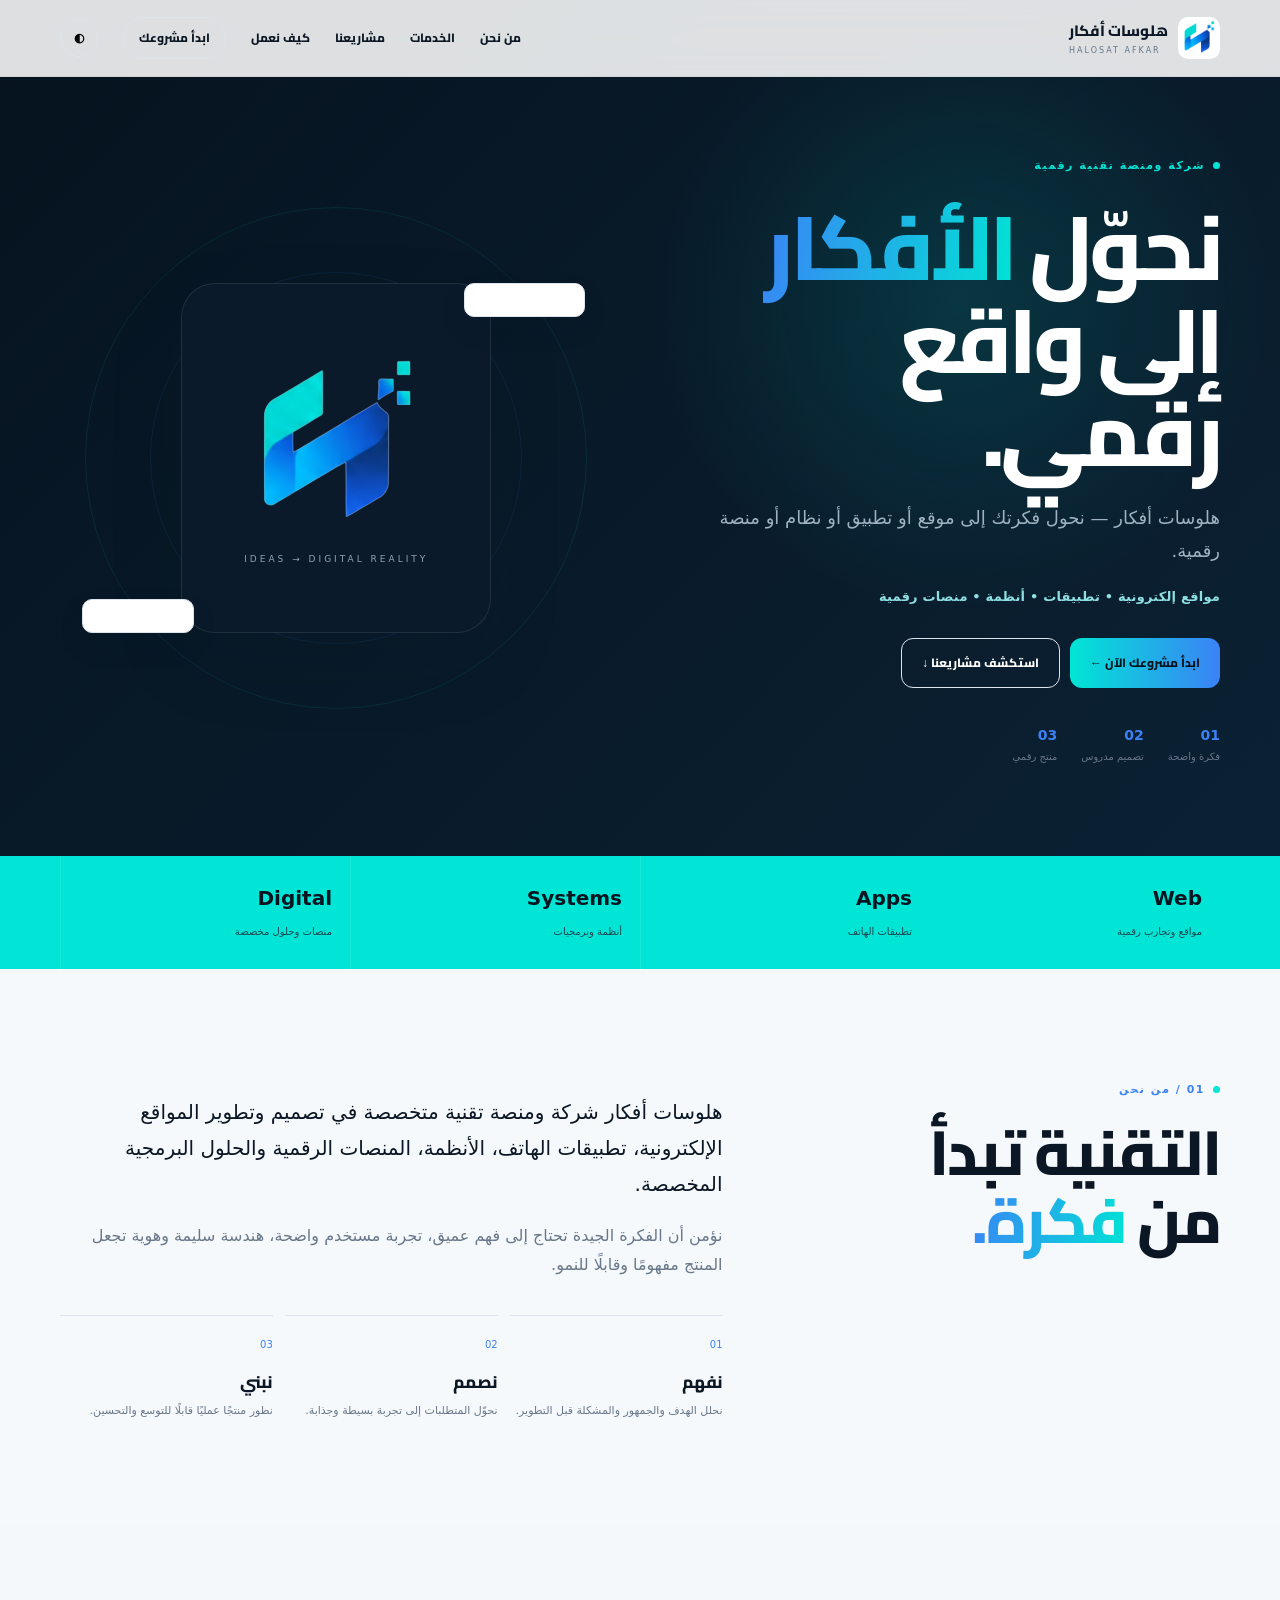
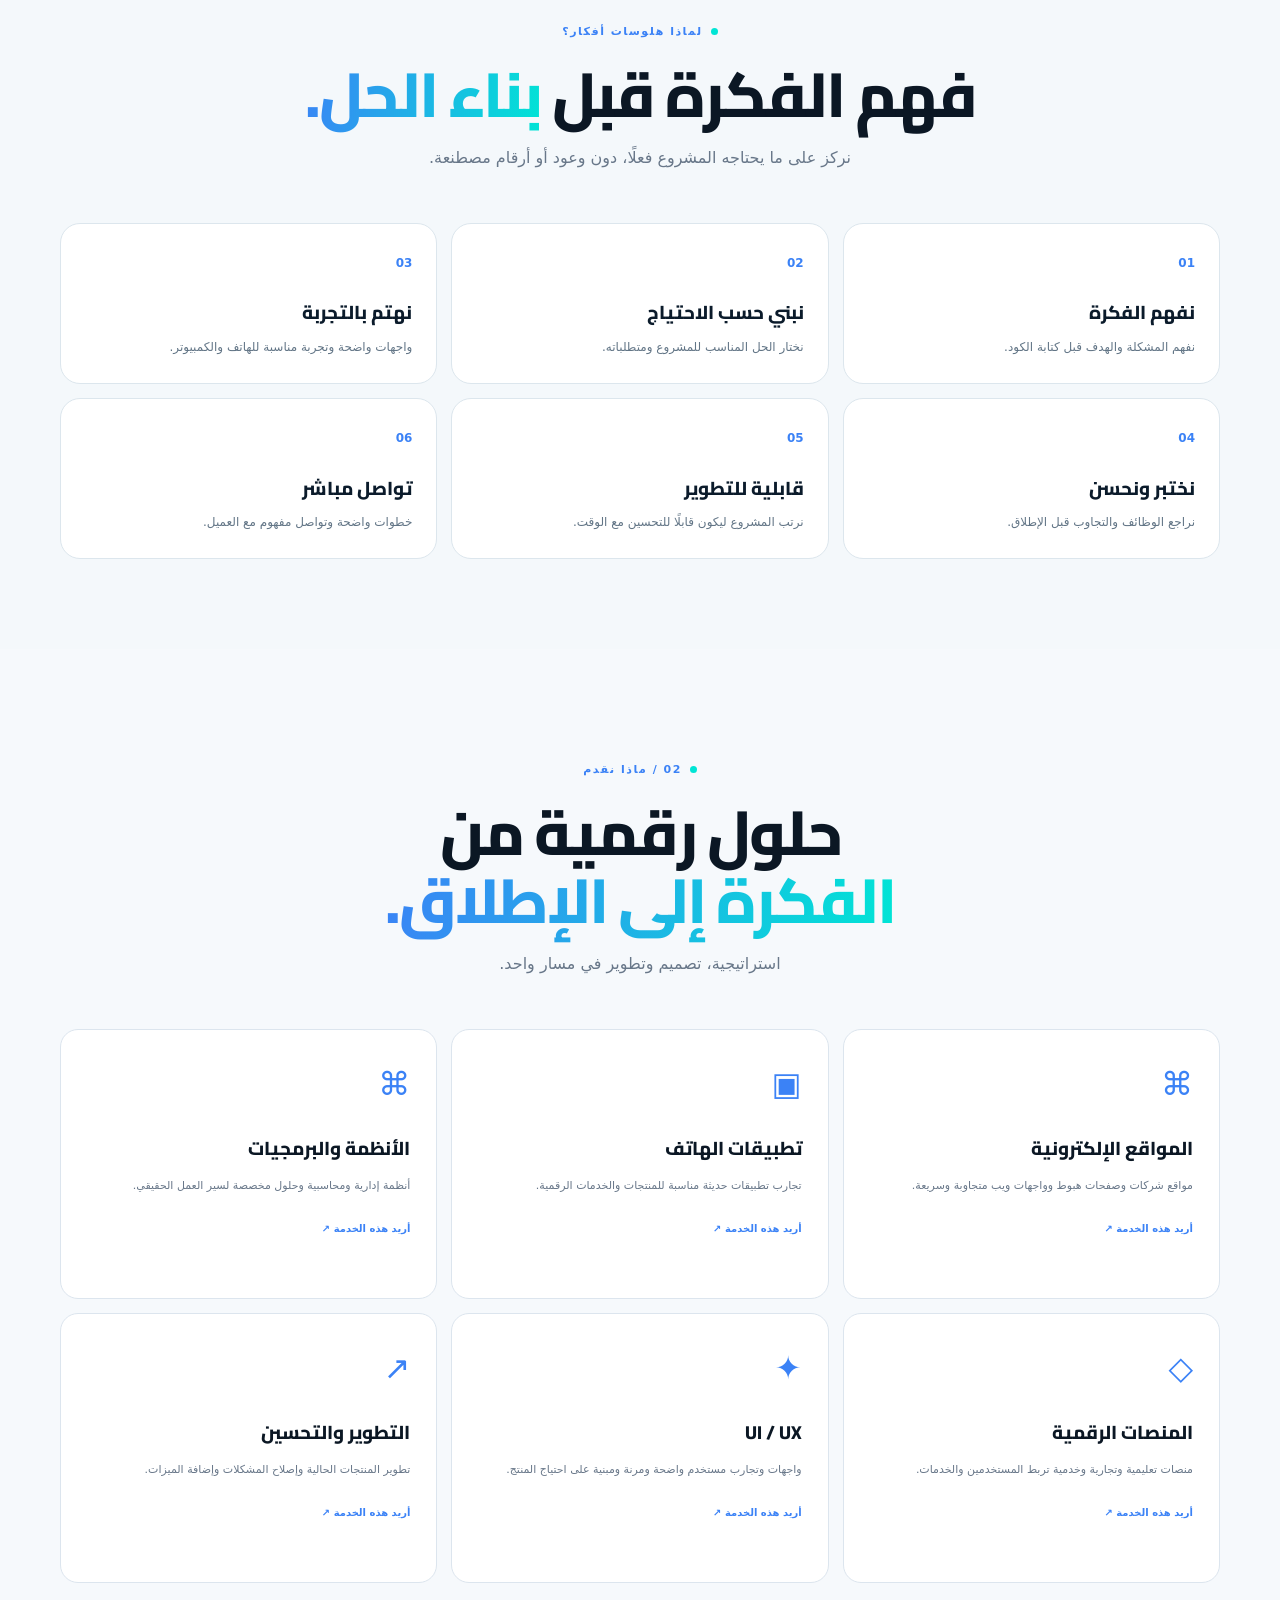
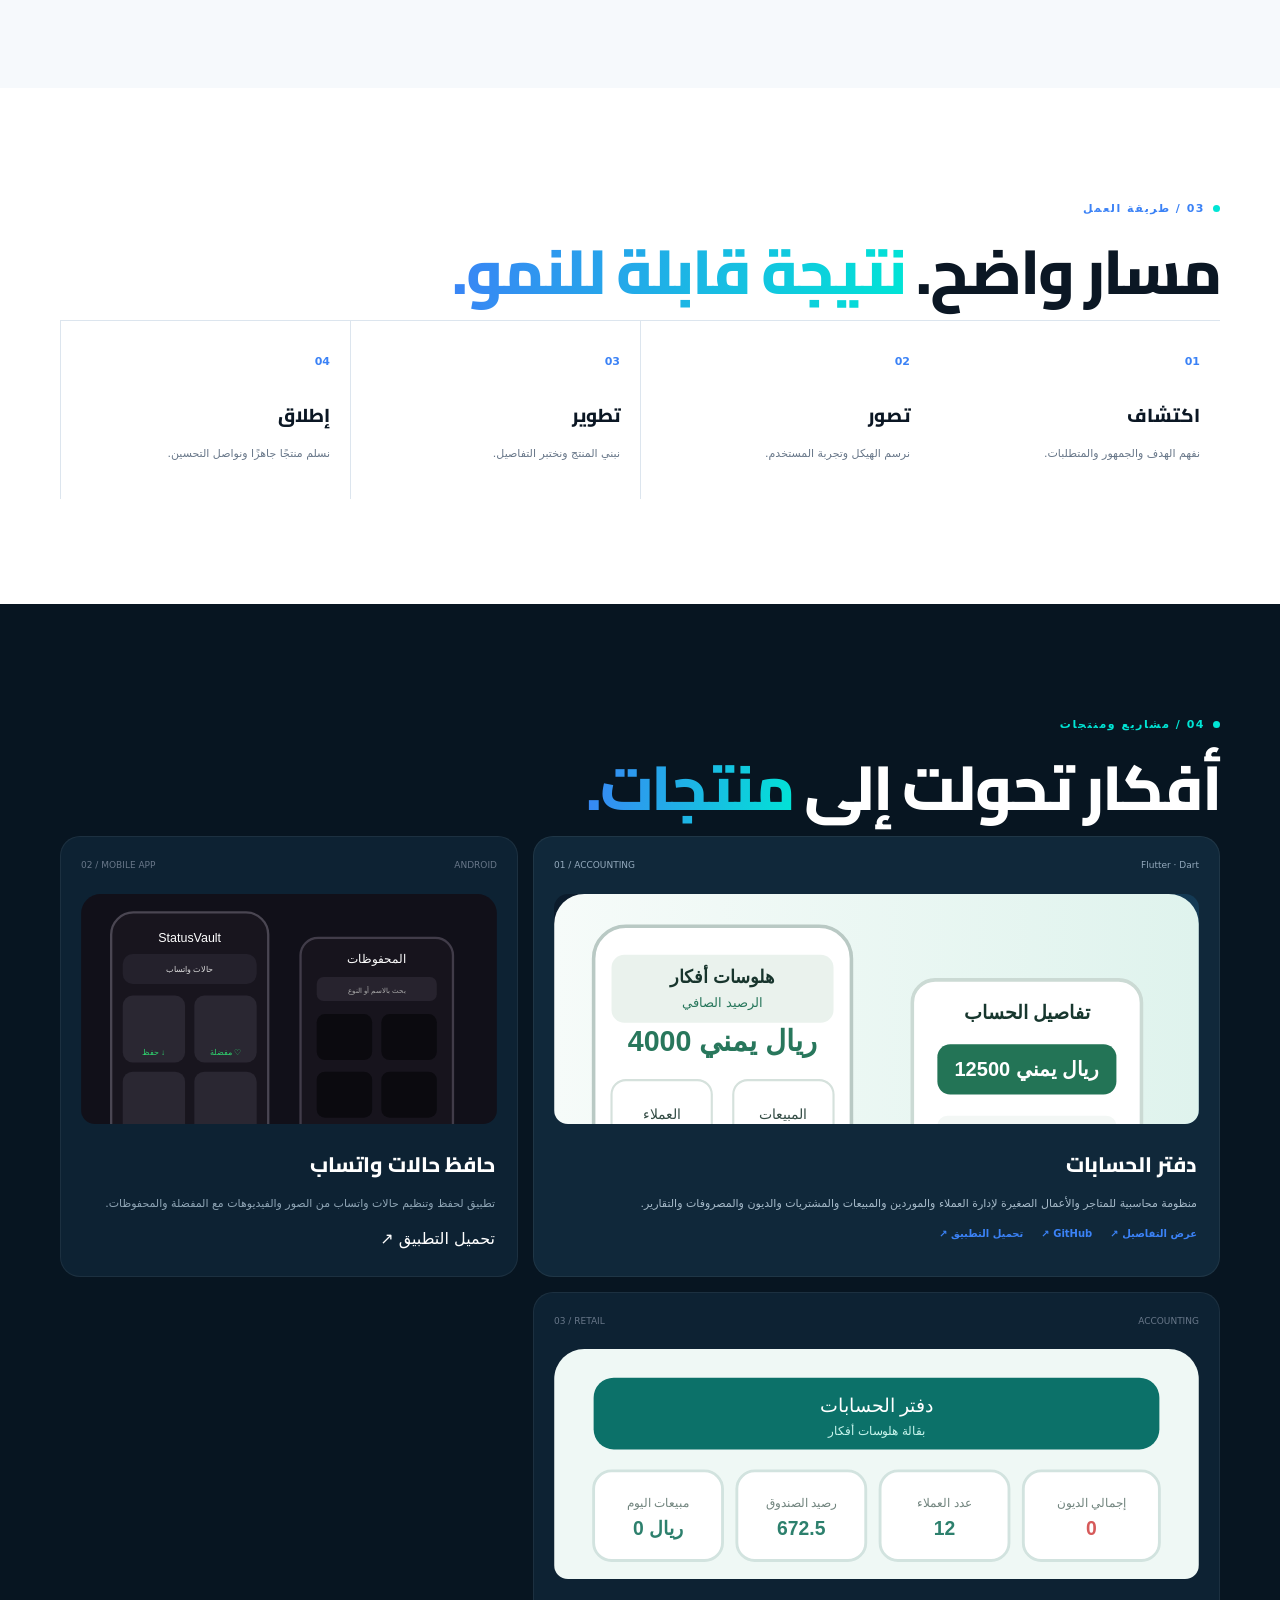
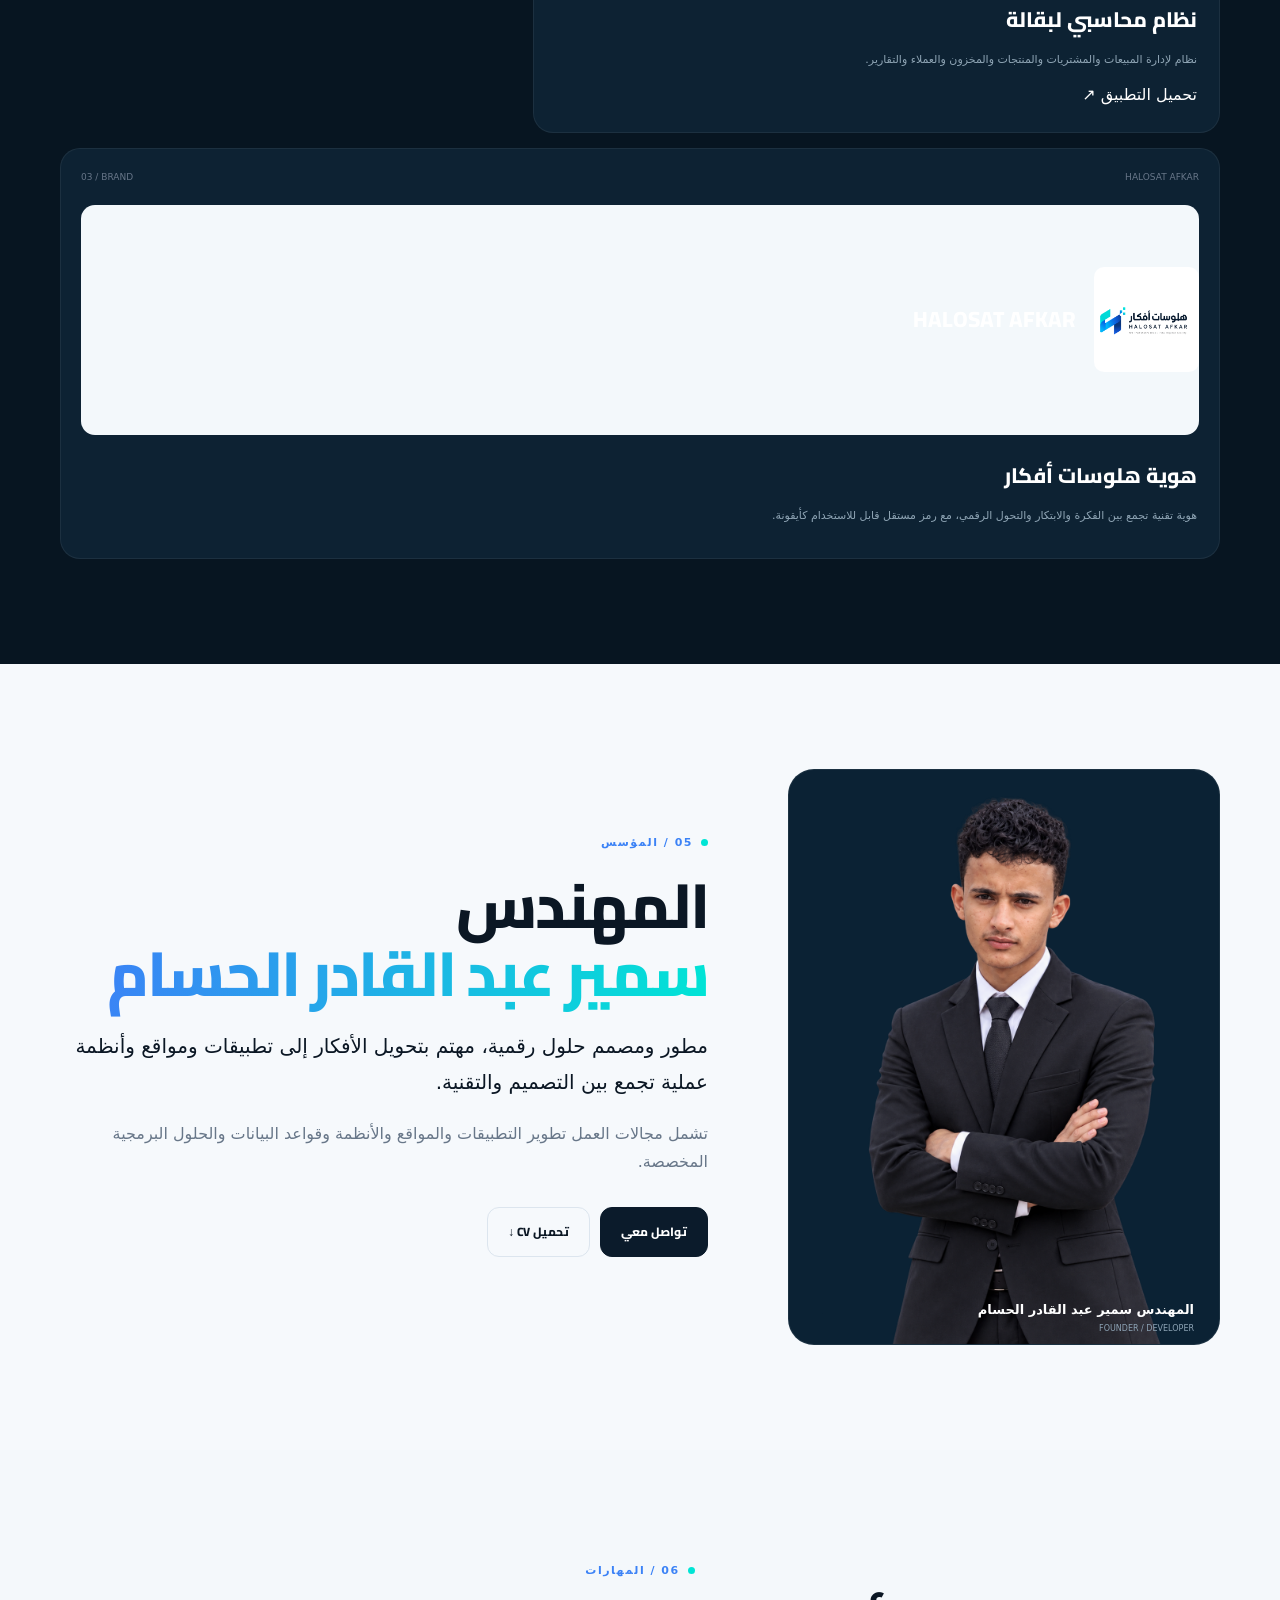
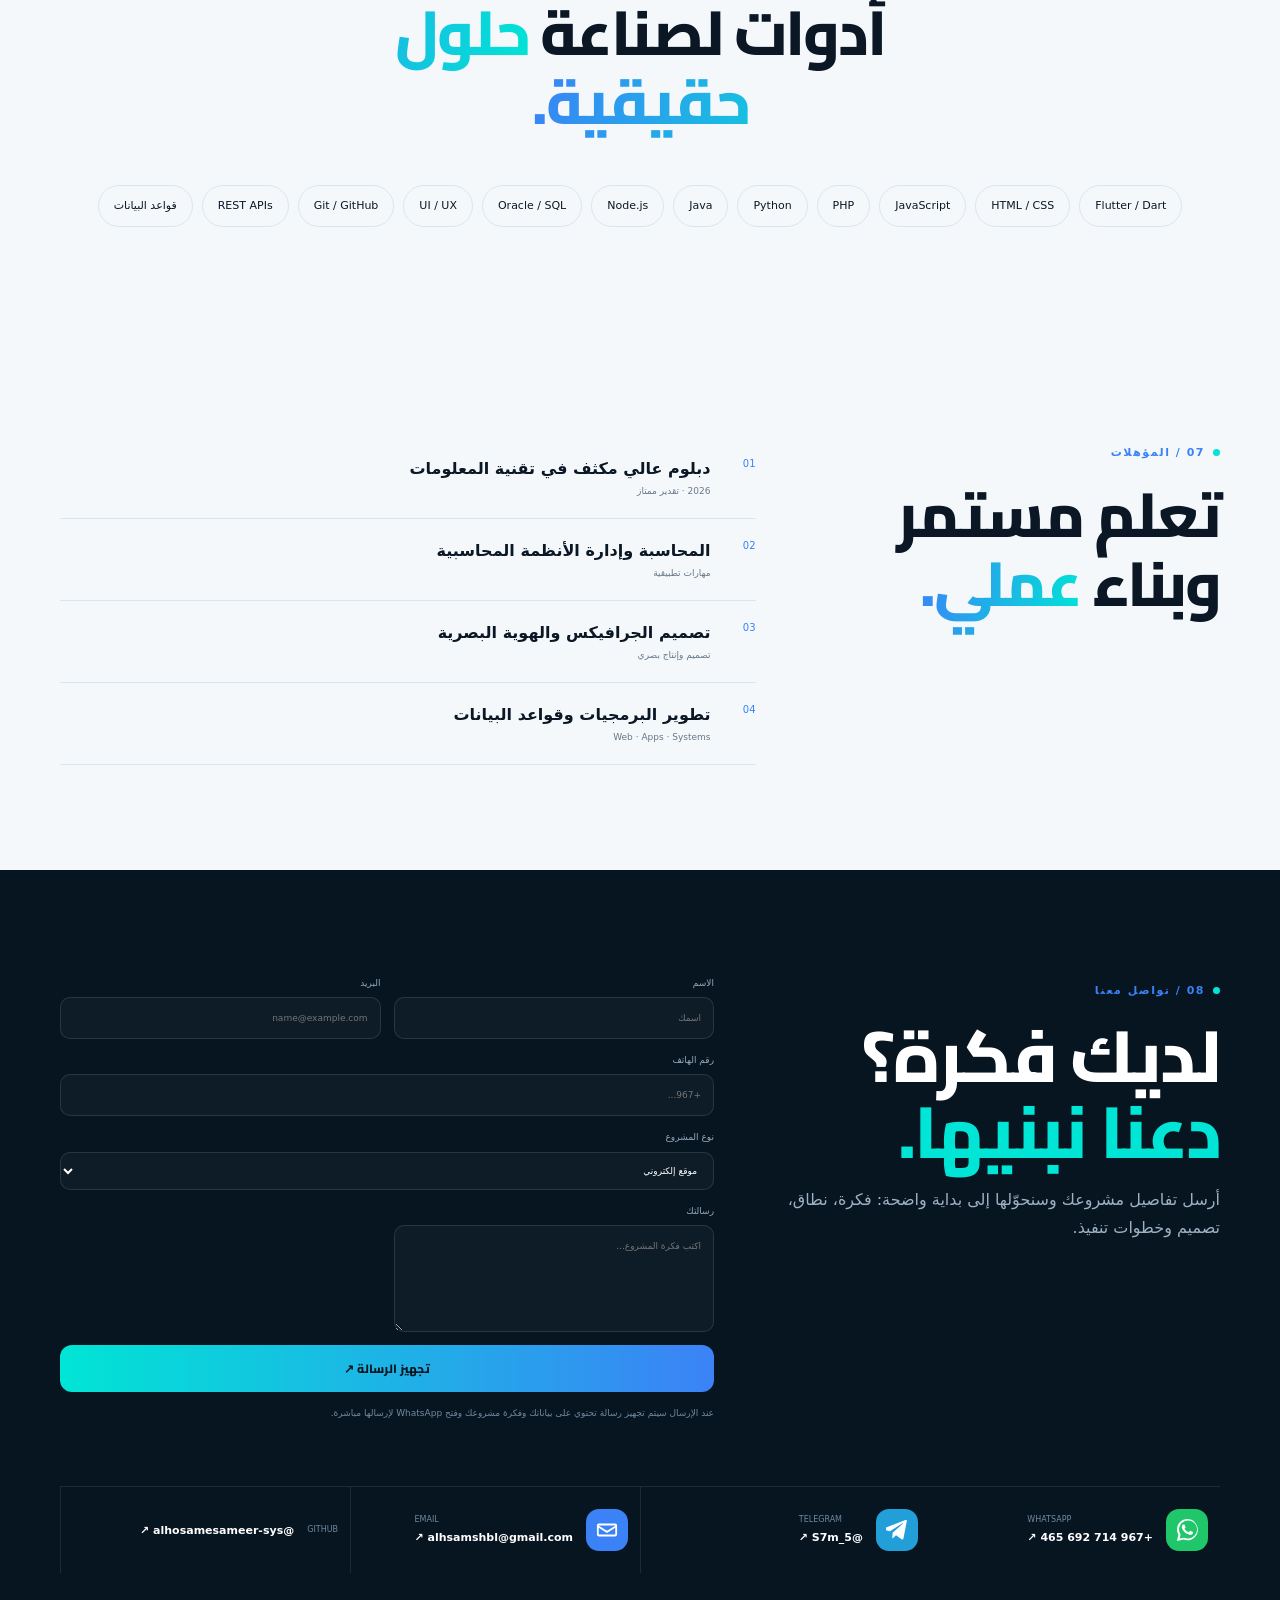
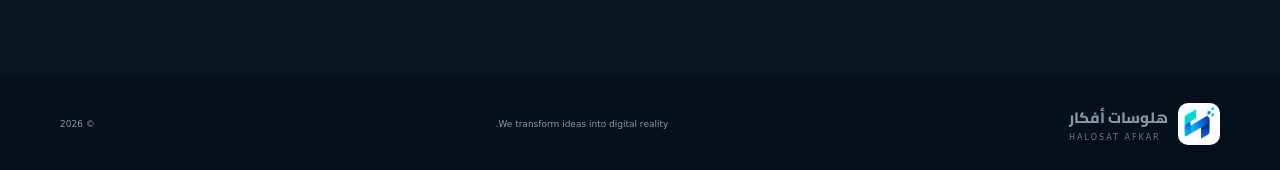
<file: index.html>
<!doctype html>
<html lang="ar" dir="rtl">
<head>
<meta charset="utf-8"><meta name="viewport" content="width=device-width,initial-scale=1">
<meta name="theme-color" content="#0B1B2B">
<meta name="description" content="هلوسات أفكار — شركة تقنية لتحويل الأفكار إلى مواقع وتطبيقات وأنظمة ومنصات رقمية.">
<meta property="og:title" content="هلوسات أفكار | HALOSAT AFKAR"><meta property="og:description" content="نحوّل فكرتك إلى موقع أو تطبيق أو نظام أو منصة رقمية."><meta property="og:type" content="website"><meta property="og:url" content="https://halosat-afkar-1jm1qvdj4-alhosamesameer-sys.vercel.app/"><meta property="og:image" content="https://halosat-afkar-1jm1qvdj4-alhosamesameer-sys.vercel.app/assets/Sameer%20%282%29.png"><meta name="twitter:card" content="summary_large_image"><meta name="twitter:title" content="هلوسات أفكار | HALOSAT AFKAR"><meta name="twitter:description" content="نحوّل فكرتك إلى واقع رقمي."><meta name="twitter:image" content="https://halosat-afkar-1jm1qvdj4-alhosamesameer-sys.vercel.app/assets/Sameer%20%282%29.png"><link rel="canonical" href="https://halosat-afkar-1jm1qvdj4-alhosamesameer-sys.vercel.app/">
<title>هلوسات أفكار | HALOSAT AFKAR</title>
<link rel="icon" type="image/svg+xml" href="assets/logo.svg"><link rel="apple-touch-icon" href="assets/logo.svg"><link rel="stylesheet" href="style.css"><link rel="stylesheet" href="showcase.css"><link rel="stylesheet" href="site.css">

<link rel="manifest" href="site.webmanifest"><link rel="preconnect" href="https://fonts.googleapis.com"><link rel="preconnect" href="https://fonts.gstatic.com" crossorigin><link href="https://fonts.googleapis.com/css2?family=Cairo:wght@400;500;600;700;800;900&display=swap" rel="stylesheet"></head>
<body><a class="site-skip" href="#main">تخطي إلى المحتوى</a>
<div class="progress" id="progress"></div>
<header><nav class="nav container">
<a class="brand" href="#home"><img src="assets/Sameer%20%281%29.png" alt="هلوسات أفكار"><span><b>هلوسات أفكار</b><small>HALOSAT AFKAR</small></span></a>
<div class="links" id="siteMobile"><a href="about.html">من نحن</a><a href="services.html">الخدمات</a><a href="projects.html">مشاريعنا</a><a href="process.html">كيف نعمل</a><a href="contact.html" class="pill">ابدأ مشروعك</a><button class="mode" id="mode" aria-label="الوضع الداكن">◐</button></div>
<button class="menu" id="siteMenu" aria-label="فتح القائمة" aria-controls="siteMobile" aria-expanded="false">☰</button></nav></header>

<main id="main">
<section class="hero" id="home"><div class="container hero-grid">
<div class="reveal"><span class="kicker">شركة ومنصة تقنية رقمية</span><h1>نحوّل <em>الأفكار</em><br>إلى واقع رقمي.</h1>
<p class="lead">هلوسات أفكار — نحول فكرتك إلى موقع أو تطبيق أو نظام أو منصة رقمية.</p><p class="hero-services">مواقع إلكترونية • تطبيقات • أنظمة • منصات رقمية</p>
<div class="actions"><a class="btn primary" href="contact.html">ابدأ مشروعك الآن ←</a><a class="btn" href="projects.html">استكشف مشاريعنا ↓</a></div>
<div class="hero-meta"><div><b>01</b>فكرة واضحة</div><div><b>02</b>تصميم مدروس</div><div><b>03</b>منتج رقمي</div></div></div>
<div class="visual reveal"><div class="logo-card"><img src="assets/Sameer%20%281%29.png" alt="شعار هلوسات أفكار"><small>IDEAS → DIGITAL REALITY</small></div><span class="tag t1">WEB · APP · SYSTEMS</span><span class="tag t2">CREATIVE · DIGITAL</span></div>
</div></section>

<div class="strip"><div class="container stats"><div><b>Web</b><span>مواقع وتجارب رقمية</span></div><div><b>Apps</b><span>تطبيقات الهاتف</span></div><div><b>Systems</b><span>أنظمة وبرمجيات</span></div><div><b>Digital</b><span>منصات وحلول مخصصة</span></div></div></div>

<section id="about"><div class="container two"><div class="title reveal"><span class="kicker">01 / من نحن</span><h2>التقنية تبدأ<br>من <em>فكرة.</em></h2></div>
<div class="reveal"><p class="large">هلوسات أفكار شركة ومنصة تقنية متخصصة في تصميم وتطوير المواقع الإلكترونية، تطبيقات الهاتف، الأنظمة، المنصات الرقمية والحلول البرمجية المخصصة.</p><p class="muted">نؤمن أن الفكرة الجيدة تحتاج إلى فهم عميق، تجربة مستخدم واضحة، هندسة سليمة وهوية تجعل المنتج مفهومًا وقابلًا للنمو.</p>
<div class="principles"><article><span>01</span><h3>نفهم</h3><p>نحلل الهدف والجمهور والمشكلة قبل التطوير.</p></article><article><span>02</span><h3>نصمم</h3><p>نحوّل المتطلبات إلى تجربة بسيطة وجذابة.</p></article><article><span>03</span><h3>نبني</h3><p>نطور منتجًا عمليًا قابلًا للتوسع والتحسين.</p></article></div></div></div></section>

<section class="why"><div class="container"><div class="center title reveal"><span class="kicker">لماذا هلوسات أفكار؟</span><h2>فهم الفكرة قبل <em>بناء الحل.</em></h2><p>نركز على ما يحتاجه المشروع فعلًا، دون وعود أو أرقام مصطنعة.</p></div><div class="why-grid"><article class="reveal"><b>01</b><h3>نفهم الفكرة</h3><p>نفهم المشكلة والهدف قبل كتابة الكود.</p></article><article class="reveal"><b>02</b><h3>نبني حسب الاحتياج</h3><p>نختار الحل المناسب للمشروع ومتطلباته.</p></article><article class="reveal"><b>03</b><h3>نهتم بالتجربة</h3><p>واجهات واضحة وتجربة مناسبة للهاتف والكمبيوتر.</p></article><article class="reveal"><b>04</b><h3>نختبر ونحسن</h3><p>نراجع الوظائف والتجاوب قبل الإطلاق.</p></article><article class="reveal"><b>05</b><h3>قابلية للتطوير</h3><p>نرتب المشروع ليكون قابلًا للتحسين مع الوقت.</p></article><article class="reveal"><b>06</b><h3>تواصل مباشر</h3><p>خطوات واضحة وتواصل مفهوم مع العميل.</p></article></div></div></section><section class="services" id="services"><div class="container"><div class="center title reveal"><span class="kicker">02 / ماذا نقدم</span><h2>حلول رقمية من<br><em>الفكرة إلى الإطلاق.</em></h2><p>استراتيجية، تصميم وتطوير في مسار واحد.</p></div>
<div class="grid6">
<article class="service reveal"><i>⌘</i><h3>المواقع الإلكترونية</h3><p>مواقع شركات وصفحات هبوط وواجهات ويب متجاوبة وسريعة.</p><a href="contact.html?service=%D9%85%D9%88%D9%82%D8%B9%20%D8%A5%D9%84%D9%83%D8%AA%D8%B1%D9%88%D9%86%D9%8A" class="service-cta">أريد هذه الخدمة ↗</a></article>
<article class="service reveal"><i>▣</i><h3>تطبيقات الهاتف</h3><p>تجارب تطبيقات حديثة مناسبة للمنتجات والخدمات الرقمية.</p><a href="contact.html?service=%D8%AA%D8%B7%D8%A8%D9%8A%D9%82%20%D9%87%D8%A7%D8%AA%D9%81" class="service-cta">أريد هذه الخدمة ↗</a></article>
<article class="service reveal"><i>⌘</i><h3>الأنظمة والبرمجيات</h3><p>أنظمة إدارية ومحاسبية وحلول مخصصة لسير العمل الحقيقي.</p><a href="contact.html?service=%D9%86%D8%B8%D8%A7%D9%85%20%D9%88%D8%A8%D8%B1%D9%85%D8%AC%D9%8A%D8%A7%D8%AA" class="service-cta">أريد هذه الخدمة ↗</a></article>
<article class="service reveal"><i>◇</i><h3>المنصات الرقمية</h3><p>منصات تعليمية وتجارية وخدمية تربط المستخدمين والخدمات.</p><a href="contact.html?service=%D9%85%D9%86%D8%B5%D8%A9%20%D8%B1%D9%82%D9%85%D9%8A%D8%A9" class="service-cta">أريد هذه الخدمة ↗</a></article>
<article class="service reveal"><i>✦</i><h3>UI / UX</h3><p>واجهات وتجارب مستخدم واضحة ومرنة ومبنية على احتياج المنتج.</p><a href="contact.html?service=UI%20%2F%20UX" class="service-cta">أريد هذه الخدمة ↗</a></article>
<article class="service reveal"><i>↗</i><h3>التطوير والتحسين</h3><p>تطوير المنتجات الحالية وإصلاح المشكلات وإضافة الميزات.</p><a href="contact.html?service=%D9%85%D8%B4%D8%B1%D9%88%D8%B9%20%D8%A2%D8%AE%D8%B1" class="service-cta">أريد هذه الخدمة ↗</a></article>
</div></div></section>

<section class="process"><div class="container"><div class="title reveal"><span class="kicker">03 / طريقة العمل</span><h2>مسار واضح. <em>نتيجة قابلة للنمو.</em></h2></div>
<div class="process-grid"><article class="step reveal"><b>01</b><h3>اكتشاف</h3><p>نفهم الهدف والجمهور والمتطلبات.</p></article><article class="step reveal"><b>02</b><h3>تصور</h3><p>نرسم الهيكل وتجربة المستخدم.</p></article><article class="step reveal"><b>03</b><h3>تطوير</h3><p>نبني المنتج ونختبر التفاصيل.</p></article><article class="step reveal"><b>04</b><h3>إطلاق</h3><p>نسلم منتجًا جاهزًا ونواصل التحسين.</p></article></div></div></section>

<section class="work" id="work"><div class="container"><div class="title reveal"><span class="kicker">04 / مشاريع ومنتجات</span><h2>أفكار تحولت إلى <em>منتجات.</em></h2></div>
<div class="projects">
<article class="project big reveal"><div class="phead"><span>01 / ACCOUNTING</span><span>Flutter · Dart</span></div><div class="mock account"><img src="assets/dftarpro.svg" alt="واجهات دفتر الحسابات"></div><div class="pbody"><h3>دفتر الحسابات</h3><p>منظومة محاسبية للمتاجر والأعمال الصغيرة لإدارة العملاء والموردين والمبيعات والمشتريات والديون والمصروفات والتقارير.</p><div class="project-actions"><a href="project-dftarpro.html">عرض التفاصيل ↗</a><a href="https://github.com/alhosamesameer-sys/DftarPro" target="_blank" rel="noopener">GitHub ↗</a><a href="https://t.me/HalosatAfkar/3" target="_blank" rel="noopener">تحميل التطبيق ↗</a></div></div></article>

<article class="project reveal"><div class="phead"><span>02 / MOBILE APP</span><span>ANDROID</span></div><div class="mock status"><img src="assets/statusvault.svg" alt="حافظ حالات واتساب"></div><div class="pbody"><h3>حافظ حالات واتساب</h3><p>تطبيق لحفظ وتنظيم حالات واتساب من الصور والفيديوهات مع المفضلة والمحفوظات.</p><a href="https://t.me/HalosatAfkar" target="_blank" rel="noopener">تحميل التطبيق ↗</a></div></article><article class="project reveal"><div class="phead"><span>03 / RETAIL</span><span>ACCOUNTING</span></div><div class="mock grocery"><img src="assets/grocery.svg" alt="نظام محاسبي للبقالة"></div><div class="pbody"><h3>نظام محاسبي لبقالة</h3><p>نظام لإدارة المبيعات والمشتريات والمنتجات والمخزون والعملاء والتقارير.</p><a href="https://t.me/HalosatAfkar" target="_blank" rel="noopener">تحميل التطبيق ↗</a></div></article><article class="project wide reveal"><div class="phead"><span>03 / BRAND</span><span>HALOSAT AFKAR</span></div><div class="mock brand"><img src="assets/Sameer%20%282%29.png" alt="الهوية الرسمية لهلوسات أفكار"><b>HALOSAT AFKAR</b></div><div class="pbody"><h3>هوية هلوسات أفكار</h3><p>هوية تقنية تجمع بين الفكرة والابتكار والتحول الرقمي، مع رمز مستقل قابل للاستخدام كأيقونة.</p></div></article>
</div></div></section>

<section id="founder"><div class="container founder-grid"><div class="profile reveal"><div class="avatar"><img src="assets/samir.png" alt="المهندس سمير عبد القادر الحسام"></div><label>المهندس سمير عبد القادر الحسام</label><small>FOUNDER / DEVELOPER</small></div>
<div class="title reveal"><span class="kicker">05 / المؤسس</span><h2>المهندس<br><em>سمير عبد القادر الحسام</em></h2><p class="large">مطور ومصمم حلول رقمية، مهتم بتحويل الأفكار إلى تطبيقات ومواقع وأنظمة عملية تجمع بين التصميم والتقنية.</p><p class="muted">تشمل مجالات العمل تطوير التطبيقات والمواقع والأنظمة وقواعد البيانات والحلول البرمجية المخصصة.</p><div class="actions"><a class="btn primary" href="#contact">تواصل معي</a><a class="btn" href="assets/cv.txt" download>تحميل CV ↓</a></div></div></div></section>

<section class="skills"><div class="container"><div class="center title reveal"><span class="kicker">06 / المهارات</span><h2>أدوات لصناعة <em>حلول حقيقية.</em></h2></div>
<div class="chips reveal"><span>Flutter / Dart</span><span>HTML / CSS</span><span>JavaScript</span><span>PHP</span><span>Python</span><span>Java</span><span>Node.js</span><span>Oracle / SQL</span><span>UI / UX</span><span>Git / GitHub</span><span>REST APIs</span><span>قواعد البيانات</span></div></div></section>

<section class="credentials"><div class="container credentials-grid"><div class="title reveal"><span class="kicker">07 / المؤهلات</span><h2>تعلم مستمر وبناء <em>عملي.</em></h2></div><div class="reveal">
<div class="cred"><span>01</span><b>دبلوم عالي مكثف في تقنية المعلومات</b><small>2026 · تقدير ممتاز</small></div><div class="cred"><span>02</span><b>المحاسبة وإدارة الأنظمة المحاسبية</b><small>مهارات تطبيقية</small></div><div class="cred"><span>03</span><b>تصميم الجرافيكس والهوية البصرية</b><small>تصميم وإنتاج بصري</small></div><div class="cred"><span>04</span><b>تطوير البرمجيات وقواعد البيانات</b><small>Web · Apps · Systems</small></div></div></div></section>

<section class="contact" id="contact"><div class="container"><div class="contact-grid"><div class="title reveal"><span class="kicker">08 / تواصل معنا</span><h2>لديك فكرة؟<br><em>دعنا نبنيها.</em></h2><p>أرسل تفاصيل مشروعك وسنحوّلها إلى بداية واضحة: فكرة، نطاق، تصميم وخطوات تنفيذ.</p></div>
<form class="form reveal" id="form"><label>الاسم<input name="name" required maxlength="80" autocomplete="name" placeholder="اسمك"></label><label>البريد<input name="email" type="email" required maxlength="120" autocomplete="email" placeholder="name@example.com"></label><label>رقم الهاتف<input name="phone" inputmode="tel" maxlength="20" autocomplete="tel" placeholder="+967..."></label><label>نوع المشروع<select name="service"><option>موقع إلكتروني</option><option>تطبيق هاتف</option><option>نظام وبرمجيات</option><option>منصة رقمية</option><option>UI / UX</option><option>مشروع آخر</option></select></label><label>رسالتك<textarea name="message" rows="5" required maxlength="3000" placeholder="اكتب فكرة المشروع..."></textarea></label><button class="btn primary" type="submit">تجهيز الرسالة ↗</button><div class="note">عند الإرسال سيتم تجهيز رسالة تحتوي على بياناتك وفكرة مشروعك وفتح WhatsApp لإرسالها مباشرة.</div></form></div>
<div class="socials"><a href="#" data-contact="whatsapp"><i class="contact-icon wa"><svg viewBox="0 0 24 24" aria-hidden="true"><path d="M20.5 3.5A11.3 11.3 0 0 0 12.45 0C6.2 0 1.12 5.08 1.12 11.33c0 2 .52 3.88 1.5 5.53L1 24l7.3-1.58a11.3 11.3 0 0 0 4.15.79h.01c6.25 0 11.33-5.08 11.33-11.33 0-3.03-1.18-5.88-3.29-8.02ZM12.46 21.2h-.01a9.8 9.8 0 0 1-3.52-.65l-.5-.19-4.33.94.92-4.22-.2-.51a9.78 9.78 0 1 1 7.64 4.63Zm5.37-7.33c-.3-.15-1.77-.87-2.05-.97-.28-.1-.48-.15-.68.15-.2.3-.77.97-.94 1.17-.17.2-.35.22-.65.07-.3-.15-1.25-.46-2.38-1.46-.88-.78-1.47-1.74-1.64-2.04-.17-.3-.02-.46.13-.61.13-.13.3-.35.45-.52.15-.17.2-.3.3-.5.1-.2.05-.37-.03-.52-.07-.15-.68-1.64-.93-2.24-.24-.58-.49-.5-.68-.51h-.58c-.2 0-.52.07-.8.37-.28.3-1.05 1.03-1.05 2.51s1.08 2.91 1.23 3.11c.15.2 2.13 3.25 5.17 4.56.72.31 1.28.5 1.72.64.72.23 1.38.2 1.9.12.58-.09 1.77-.72 2.02-1.42.25-.7.25-1.3.17-1.42-.07-.12-.27-.2-.57-.35Z"/></svg></i><span><small>WHATSAPP</small><b>+967 714 692 465 ↗</b></span></a><a href="#" data-contact="telegram"><i class="contact-icon tg"><svg viewBox="0 0 24 24" aria-hidden="true"><path d="M22.7 2.2 19.1 21c-.27 1.33-1.08 1.66-2.18 1.04l-6-4.42-2.9 2.79c-.32.32-.59.59-1.21.59l.43-6.1L18.35 5.1c.48-.43-.1-.67-.75-.24L4.27 13.48l-5.75-1.8c-1.25-.39-1.28-1.25.26-1.85L21.25 1.1c1.05-.39 1.97.24 1.45 1.1Z"/></svg></i><span><small>TELEGRAM</small><b>@S7m_5 ↗</b></span></a><a href="#" data-contact="email"><i class="contact-icon em"><svg viewBox="0 0 24 24" aria-hidden="true"><path d="M3 5h18a2 2 0 0 1 2 2v10a2 2 0 0 1-2 2H3a2 2 0 0 1-2-2V7a2 2 0 0 1 2-2Zm0 2v.25l9 5.6 9-5.6V7H3Zm18 10V9.62l-8.47 5.28a1 1 0 0 1-1.06 0L3 9.62V17h18Z"/></svg></i><span><small>EMAIL</small><b>alhsamshbl@gmail.com ↗</b></span></a><a href="https://github.com/alhosamesameer-sys" target="_blank" rel="noopener"><small>GITHUB</small><b>@alhosamesameer-sys ↗</b></a></div></div></section>
</main>
<footer><div class="container foot"><a class="brand" href="#home"><img src="assets/Sameer%20%281%29.png" alt=""><span><b>هلوسات أفكار</b><small>HALOSAT AFKAR</small></span></a><span>We transform ideas into digital reality.</span><span>© <span id="year"></span></span></div></footer>
<button class="top" id="top" aria-label="العودة للأعلى">↑</button><div class="toast" id="toast"></div>
<script src="script.js"></script>
</body></html>
</file>
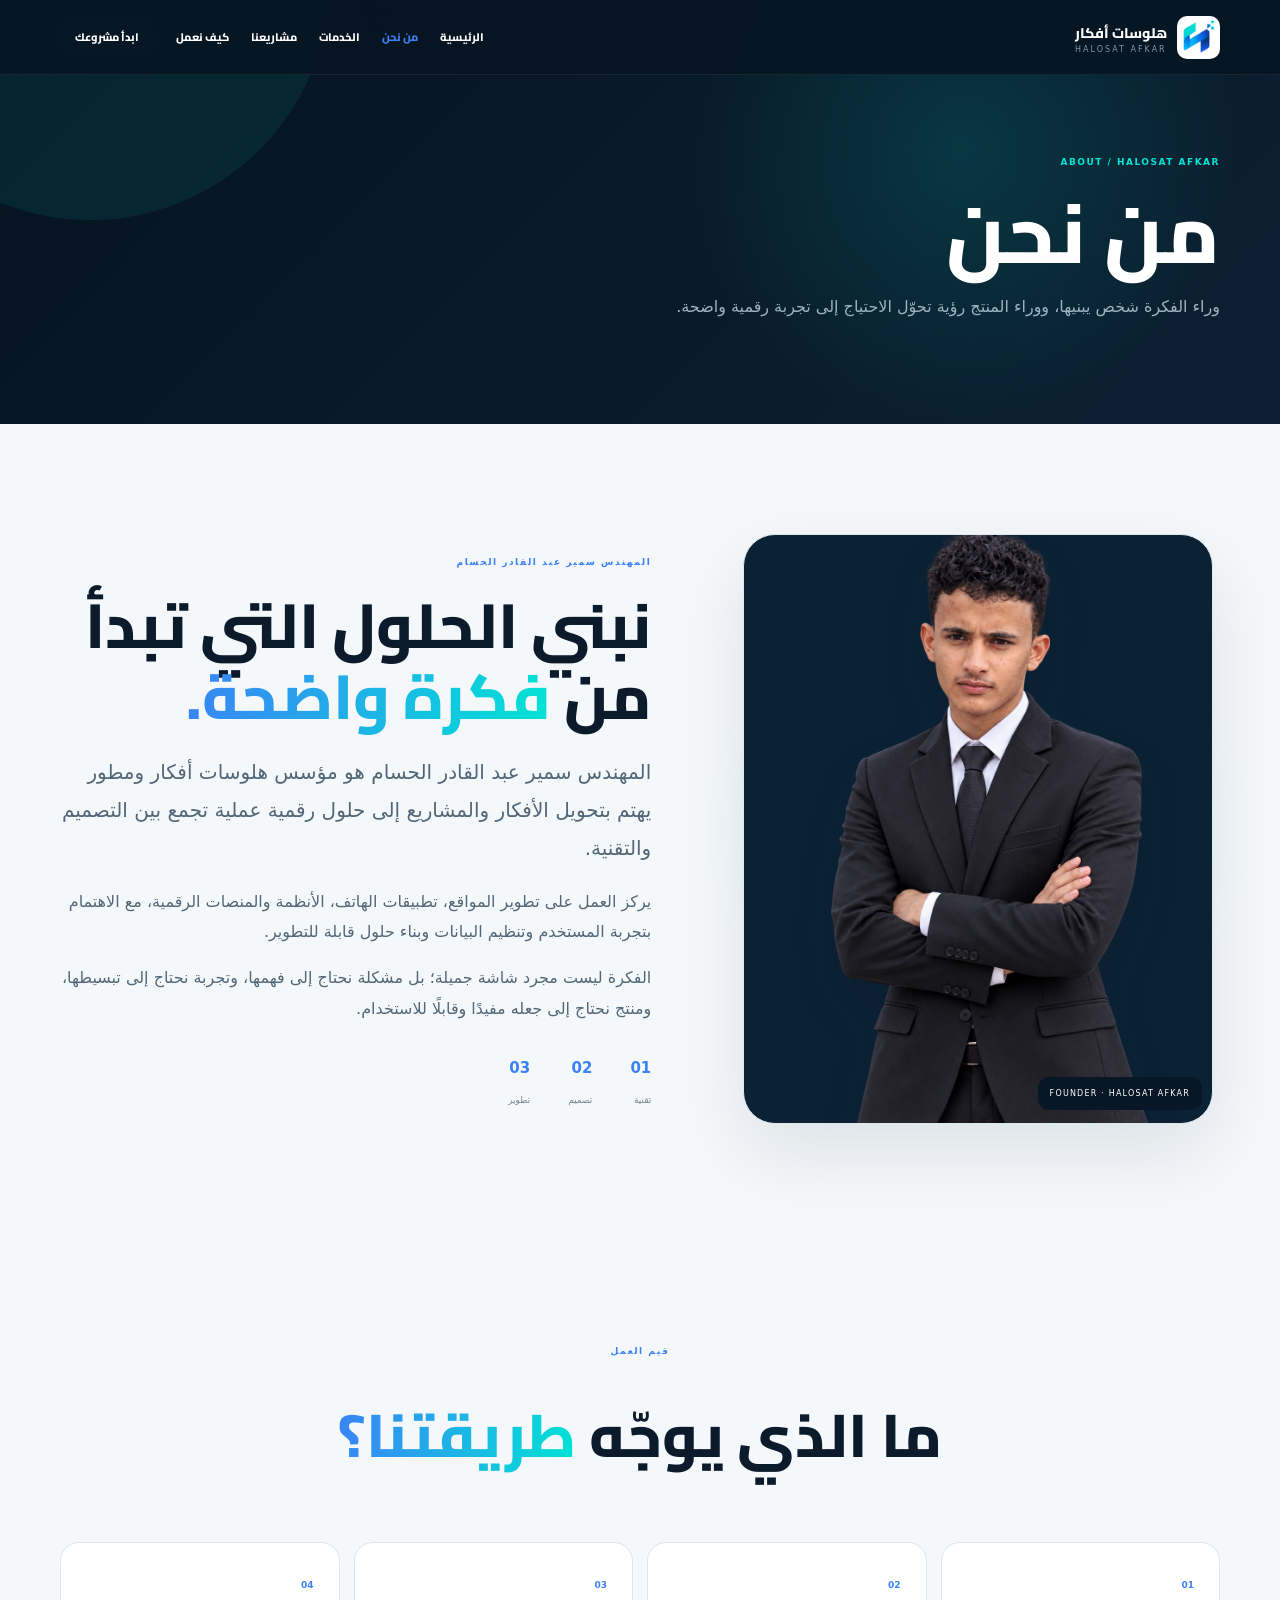
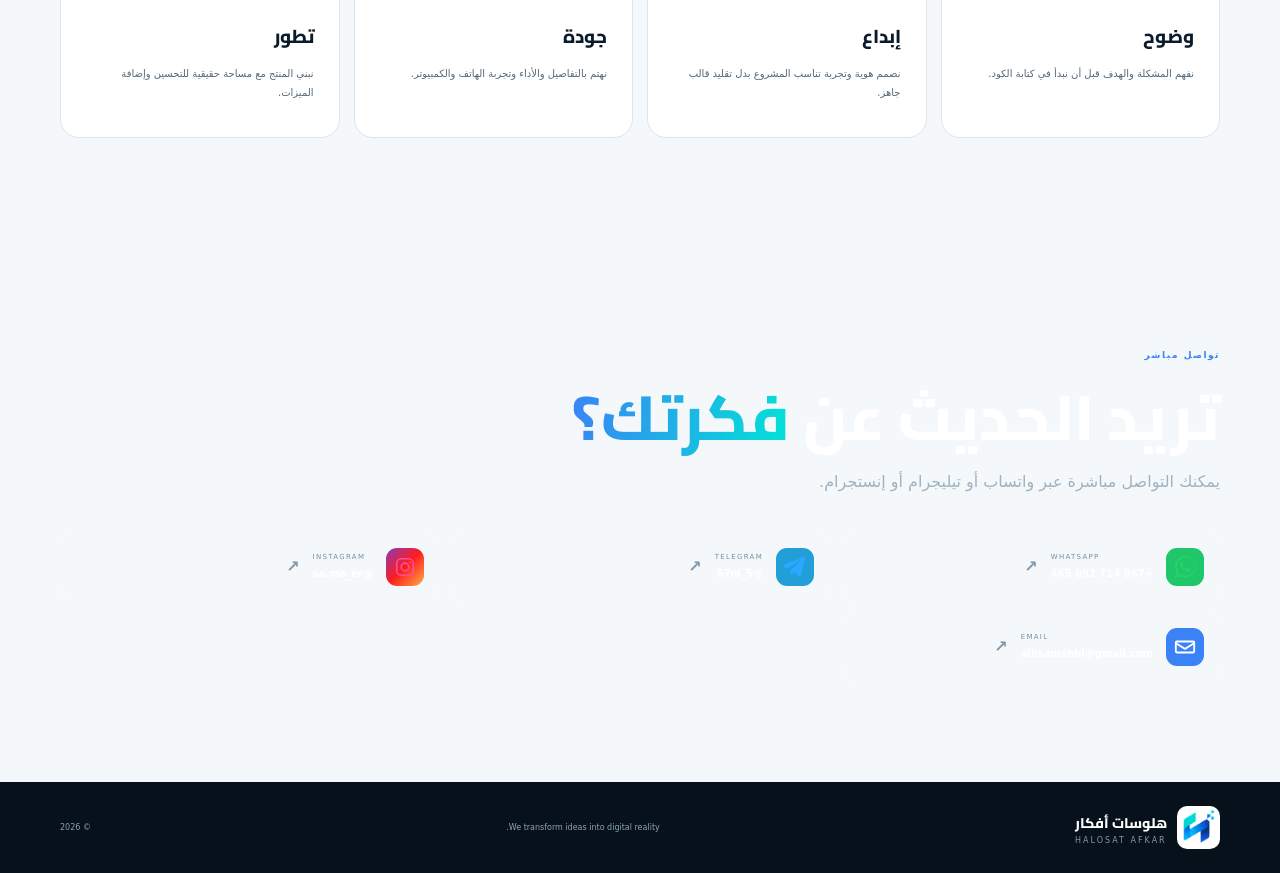
<file: about.html>
<!doctype html><html lang="ar" dir="rtl"><head><meta charset="utf-8"><meta name="viewport" content="width=device-width,initial-scale=1"><meta name="theme-color" content="#081725"><title>من نحن | هلوسات أفكار</title><link rel="icon" href="assets/Sameer%20%281%29.png"><link rel="stylesheet" href="pro-about.css"><link rel="stylesheet" href="showcase.css">
<meta name="description" content="تعرف على هلوسات أفكار، العلامة التقنية التي تحول الأفكار والمشكلات إلى مواقع وتطبيقات وأنظمة ومنصات رقمية."><meta property="og:title" content="من نحن | هلوسات أفكار"><meta property="og:description" content="تعرف على هلوسات أفكار، العلامة التقنية التي تحول الأفكار والمشكلات إلى مواقع وتطبيقات وأنظمة ومنصات رقمية."><meta property="og:type" content="website"><meta property="og:url" content="https://halosat-afkar-1jm1qvdj4-alhosamesameer-sys.vercel.app/about.html"><meta property="og:image" content="https://halosat-afkar-1jm1qvdj4-alhosamesameer-sys.vercel.app/assets/Sameer%20%282%29.png"><meta name="twitter:card" content="summary_large_image"><meta name="twitter:title" content="من نحن | هلوسات أفكار"><meta name="twitter:description" content="تعرف على هلوسات أفكار، العلامة التقنية التي تحول الأفكار والمشكلات إلى مواقع وتطبيقات وأنظمة ومنصات رقمية."><meta name="twitter:image" content="https://halosat-afkar-1jm1qvdj4-alhosamesameer-sys.vercel.app/assets/Sameer%20%282%29.png"><link rel="canonical" href="https://halosat-afkar-1jm1qvdj4-alhosamesameer-sys.vercel.app/about.html"><link rel="icon" type="image/svg+xml" href="assets/logo.svg"><link rel="apple-touch-icon" href="assets/logo.svg"><link rel="stylesheet" href="site.css"><link rel="manifest" href="site.webmanifest"><link rel="preconnect" href="https://fonts.googleapis.com"><link rel="preconnect" href="https://fonts.gstatic.com" crossorigin><link href="https://fonts.googleapis.com/css2?family=Cairo:wght@400;500;600;700;800;900&display=swap" rel="stylesheet"></head><body><a class="site-skip" href="#main">تخطي إلى المحتوى</a>
<header class="ah-header"><div class="ah-container ah-nav"><a class="ah-brand" href="index.html"><img src="assets/Sameer%20%281%29.png" alt="هلوسات أفكار"><span><b>هلوسات أفكار</b><small>HALOSAT AFKAR</small></span></a><nav><a href="index.html">الرئيسية</a><a class="active" href="about.html">من نحن</a><a href="services.html">الخدمات</a><a href="projects.html">مشاريعنا</a><a href="process.html">كيف نعمل</a><a class="ah-cta" href="contact.html">ابدأ مشروعك</a></nav><button id="siteMenu">☰</button></div><div class="ah-mobile" id="siteMobile"><a href="index.html">الرئيسية</a><a href="about.html">من نحن</a><a href="services.html">الخدمات</a><a href="projects.html">مشاريعنا</a><a href="process.html">كيف نعمل</a><a href="contact.html">تواصل معنا</a></div></header>
<main id="main">
<section class="ah-hero"><div class="ah-container"><span>ABOUT / HALOSAT AFKAR</span><h1>من نحن</h1><p>وراء الفكرة شخص يبنيها، ووراء المنتج رؤية تحوّل الاحتياج إلى تجربة رقمية واضحة.</p></div></section>
<section class="ah-section"><div class="ah-container ah-founder"><div class="ah-photo-wrap"><div class="ah-glow"></div><div class="ah-photo"><img src="assets/samir.png" alt="المهندس سمير عبد القادر الحسام" onerror="this.style.display='none';document.getElementById('photoFallback').style.display='grid'"><div id="photoFallback">س</div></div><label>FOUNDER · HALOSAT AFKAR</label></div><div class="ah-copy"><span class="ah-kicker">المهندس سمير عبد القادر الحسام</span><h2>نبني الحلول التي تبدأ من <em>فكرة واضحة.</em></h2><p class="lead">المهندس سمير عبد القادر الحسام هو مؤسس هلوسات أفكار ومطور يهتم بتحويل الأفكار والمشاريع إلى حلول رقمية عملية تجمع بين التصميم والتقنية.</p><p>يركز العمل على تطوير المواقع، تطبيقات الهاتف، الأنظمة والمنصات الرقمية، مع الاهتمام بتجربة المستخدم وتنظيم البيانات وبناء حلول قابلة للتطوير.</p><p>الفكرة ليست مجرد شاشة جميلة؛ بل مشكلة نحتاج إلى فهمها، وتجربة نحتاج إلى تبسيطها، ومنتج نحتاج إلى جعله مفيدًا وقابلًا للاستخدام.</p><div class="ah-stats"><div><b>01</b><small>تقنية</small></div><div><b>02</b><small>تصميم</small></div><div><b>03</b><small>تطوير</small></div></div></div></div></section>
<section class="ah-section ah-values"><div class="ah-container"><div class="ah-center"><span class="ah-kicker">قيم العمل</span><h2>ما الذي يوجّه <em>طريقتنا؟</em></h2></div><div class="ah-grid"><article><b>01</b><h3>وضوح</h3><p>نفهم المشكلة والهدف قبل أن نبدأ في كتابة الكود.</p></article><article><b>02</b><h3>إبداع</h3><p>نصمم هوية وتجربة تناسب المشروع بدل تقليد قالب جاهز.</p></article><article><b>03</b><h3>جودة</h3><p>نهتم بالتفاصيل والأداء وتجربة الهاتف والكمبيوتر.</p></article><article><b>04</b><h3>تطور</h3><p>نبني المنتج مع مساحة حقيقية للتحسين وإضافة الميزات.</p></article></div></div></section>
<section class="ah-section ah-contact"><div class="ah-container"><div class="ah-contact-head"><span class="ah-kicker">تواصل مباشر</span><h2>تريد الحديث عن <em>فكرتك؟</em></h2><p>يمكنك التواصل مباشرة عبر واتساب أو تيليجرام أو إنستجرام.</p></div><div class="ah-socials"><a href="https://wa.me/967714692465" target="_blank" rel="noopener"><i class="brand-icon wa"><svg viewBox="0 0 24 24" aria-hidden="true"><path d="M20.5 3.5A11.3 11.3 0 0 0 12.45 0C6.2 0 1.12 5.08 1.12 11.33c0 2 .52 3.88 1.5 5.53L1 24l7.3-1.58a11.3 11.3 0 0 0 4.15.79h.01c6.25 0 11.33-5.08 11.33-11.33 0-3.03-1.18-5.88-3.29-8.02ZM12.46 21.2h-.01a9.8 9.8 0 0 1-3.52-.65l-.5-.19-4.33.94.92-4.22-.2-.51a9.78 9.78 0 1 1 7.64 4.63Zm5.37-7.33c-.3-.15-1.77-.87-2.05-.97-.28-.1-.48-.15-.68.15-.2.3-.77.97-.94 1.17-.17.2-.35.22-.65.07-.3-.15-1.25-.46-2.38-1.46-.88-.78-1.47-1.74-1.64-2.04-.17-.3-.02-.46.13-.61.13-.13.3-.35.45-.52.15-.17.2-.3.3-.5.1-.2.05-.37-.03-.52-.07-.15-.68-1.64-.93-2.24-.24-.58-.49-.5-.68-.51h-.58c-.2 0-.52.07-.8.37-.28.3-1.05 1.03-1.05 2.51s1.08 2.91 1.23 3.11c.15.2 2.13 3.25 5.17 4.56.72.31 1.28.5 1.72.64.72.23 1.38.2 1.9.12.58-.09 1.77-.72 2.02-1.42.25-.7.25-1.3.17-1.42-.07-.12-.27-.2-.57-.35Z"/></svg></i><span><small>WHATSAPP</small><b>+967 714 692 465</b></span><strong>↗</strong></a><a href="https://t.me/S7m_5" target="_blank" rel="noopener"><i class="brand-icon tg"><svg viewBox="0 0 24 24" aria-hidden="true"><path d="M22.7 2.2 19.1 21c-.27 1.33-1.08 1.66-2.18 1.04l-6-4.42-2.9 2.79c-.32.32-.59.59-1.21.59l.43-6.1L18.35 5.1c.48-.43-.1-.67-.75-.24L4.27 13.48l-5.75-1.8c-1.25-.39-1.28-1.25.26-1.85L21.25 1.1c1.05-.39 1.97.24 1.45 1.1Z"/></svg></i><span><small>TELEGRAM</small><b>@S7m_5</b></span><strong>↗</strong></a><a href="https://www.instagram.com/sa.me_er?stkn=MWhzc2NwNXVzcnZ6Ng==" target="_blank" rel="noopener"><i class="brand-icon ig"><svg viewBox="0 0 24 24" aria-hidden="true"><rect x="3" y="3" width="18" height="18" rx="5"/><circle cx="12" cy="12" r="4.2"/><circle cx="17.4" cy="6.7" r="1.1" class="dot"/></svg></i><span><small>INSTAGRAM</small><b>@sa.me_er</b></span><strong>↗</strong></a><a href="mailto:alhsamshbl@gmail.com"><i class="brand-icon em"><svg viewBox="0 0 24 24" aria-hidden="true"><path d="M3 5h18a2 2 0 0 1 2 2v10a2 2 0 0 1-2 2H3a2 2 0 0 1-2-2V7a2 2 0 0 1 2-2Zm0 2v.25l9 5.6 9-5.6V7H3Zm18 10V9.62l-8.47 5.28a1 1 0 0 1-1.06 0L3 9.62V17h18Z"/></svg></i><span><small>EMAIL</small><b>alhsamshbl@gmail.com</b></span><strong>↗</strong></a></div></div></section>
</main><footer><div class="ah-container ah-footer"><a class="ah-brand" href="index.html"><img src="assets/Sameer%20%281%29.png" alt=""><span><b>هلوسات أفكار</b><small>HALOSAT AFKAR</small></span></a><span>We transform ideas into digital reality.</span><span>© <span id="year"></span></span></div></footer>
<script src="script.js"></script></body></html>
</file>
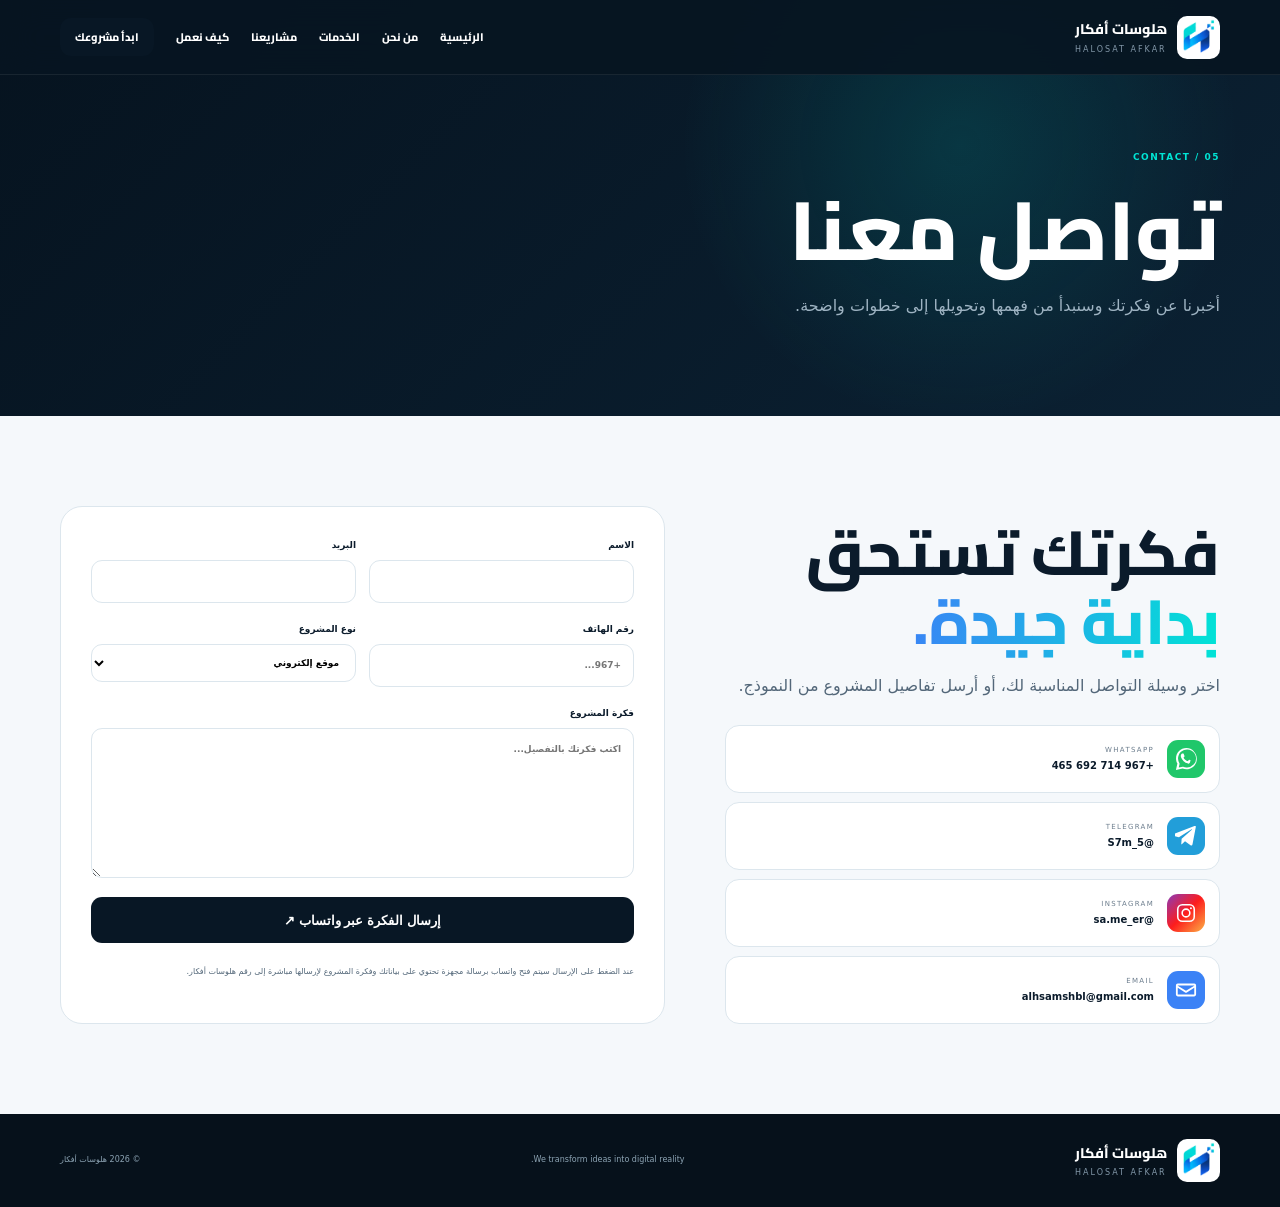
<file: contact.html>
<!doctype html><html lang="ar" dir="rtl"><head><meta charset="utf-8"><meta name="viewport" content="width=device-width,initial-scale=1"><meta name="theme-color" content="#081725"><title>تواصل معنا | هلوسات أفكار</title><link rel="icon" href="assets/Sameer%20%281%29.png"><link rel="stylesheet" href="pages.css"><link rel="stylesheet" href="showcase.css">
<meta name="description" content="أرسل فكرة مشروعك إلى هلوسات أفكار عبر نموذج التواصل أو واتساب أو تيليجرام أو البريد الإلكتروني."><meta property="og:title" content="تواصل معنا | هلوسات أفكار"><meta property="og:description" content="أرسل فكرة مشروعك إلى هلوسات أفكار عبر نموذج التواصل أو واتساب أو تيليجرام أو البريد الإلكتروني."><meta property="og:type" content="website"><meta property="og:url" content="https://halosat-afkar-1jm1qvdj4-alhosamesameer-sys.vercel.app/contact.html"><meta property="og:image" content="https://halosat-afkar-1jm1qvdj4-alhosamesameer-sys.vercel.app/assets/Sameer%20%282%29.png"><meta name="twitter:card" content="summary_large_image"><meta name="twitter:title" content="تواصل معنا | هلوسات أفكار"><meta name="twitter:description" content="أرسل فكرة مشروعك إلى هلوسات أفكار عبر نموذج التواصل أو واتساب أو تيليجرام أو البريد الإلكتروني."><meta name="twitter:image" content="https://halosat-afkar-1jm1qvdj4-alhosamesameer-sys.vercel.app/assets/Sameer%20%282%29.png"><link rel="canonical" href="https://halosat-afkar-1jm1qvdj4-alhosamesameer-sys.vercel.app/contact.html"><link rel="icon" type="image/svg+xml" href="assets/logo.svg"><link rel="apple-touch-icon" href="assets/logo.svg"><link rel="stylesheet" href="site.css"><link rel="manifest" href="site.webmanifest"><link rel="preconnect" href="https://fonts.googleapis.com"><link rel="preconnect" href="https://fonts.gstatic.com" crossorigin><link href="https://fonts.googleapis.com/css2?family=Cairo:wght@400;500;600;700;800;900&display=swap" rel="stylesheet"></head><body><a class="site-skip" href="#main">تخطي إلى المحتوى</a><header class="pg-header"><div class="pg-container pg-nav"><a class="pg-brand" href="index.html"><img src="assets/Sameer%20%281%29.png" alt=""><span><b>هلوسات أفكار</b><small>HALOSAT AFKAR</small></span></a><nav class="pg-links"><a href="index.html">الرئيسية</a><a href="about.html">من نحن</a><a href="services.html">الخدمات</a><a href="projects.html">مشاريعنا</a><a href="process.html">كيف نعمل</a><a class="pg-cta" href="contact.html">ابدأ مشروعك</a></nav><button class="pg-menu" id="siteMenu">☰</button></div><div class="pg-mobile" id="siteMobile"><a href="index.html">الرئيسية</a><a href="about.html">من نحن</a><a href="services.html">الخدمات</a><a href="projects.html">مشاريعنا</a><a href="process.html">كيف نعمل</a><a href="contact.html">تواصل معنا</a></div></header><main id="main"><section class="pg-hero"><div class="pg-container"><span class="ey">CONTACT / 05</span><h1>تواصل معنا</h1><p>أخبرنا عن فكرتك وسنبدأ من فهمها وتحويلها إلى خطوات واضحة.</p></div></section><section class="pg-section"><div class="pg-container pg-contact"><div><span class="pg-center contact-heading"><h2>فكرتك تستحق <em>بداية جيدة.</em></h2></span><p class="contact-intro">اختر وسيلة التواصل المناسبة لك، أو أرسل تفاصيل المشروع من النموذج.</p><div class="pg-social"><a href="https://wa.me/967714692465" target="_blank" rel="noopener"><i class="brand-icon wa"><svg viewBox="0 0 24 24"><path d="M20.5 3.5A11.3 11.3 0 0 0 12.45 0C6.2 0 1.12 5.08 1.12 11.33c0 2 .52 3.88 1.5 5.53L1 24l7.3-1.58a11.3 11.3 0 0 0 4.15.79h.01c6.25 0 11.33-5.08 11.33-11.33 0-3.03-1.18-5.88-3.29-8.02ZM12.46 21.2h-.01a9.8 9.8 0 0 1-3.52-.65l-.5-.19-4.33.94.92-4.22-.2-.51a9.78 9.78 0 1 1 7.64 4.63Zm5.37-7.33c-.3-.15-1.77-.87-2.05-.97-.28-.1-.48-.15-.68.15-.2.3-.77.97-.94 1.17-.17.2-.35.22-.65.07-.3-.15-1.25-.46-2.38-1.46-.88-.78-1.47-1.74-1.64-2.04-.17-.3-.02-.46.13-.61.13-.13.3-.35.45-.52.15-.17.2-.3.3-.5.1-.2.05-.37-.03-.52-.07-.15-.68-1.64-.93-2.24-.24-.58-.49-.5-.68-.51h-.58c-.2 0-.52.07-.8.37-.28.3-1.05 1.03-1.05 2.51s1.08 2.91 1.23 3.11c.15.2 2.13 3.25 5.17 4.56.72.31 1.28.5 1.72.64.72.23 1.77-.72 2.02-1.42.25-.7.25-1.3.17-1.42-.07-.12-.27-.2-.57-.35Z"/></svg></i><span><small>WHATSAPP</small><b>+967 714 692 465</b></span></a><a href="https://t.me/S7m_5" target="_blank" rel="noopener"><i class="brand-icon tg"><svg viewBox="0 0 24 24"><path d="M22.7 2.2 19.1 21c-.27 1.33-1.08 1.66-2.18 1.04l-6-4.42-2.9 2.79c-.32.32-.59.59-1.21.59l.43-6.1L18.35 5.1c.48-.43-.1-.67-.75-.24L4.27 13.48l-5.75-1.8c-1.25-.39-1.28-1.25.26-1.85L21.25 1.1c1.05-.39 1.97.24 1.45 1.1Z"/></svg></i><span><small>TELEGRAM</small><b>@S7m_5</b></span></a><a href="https://www.instagram.com/sa.me_er?stkn=MWhzc2NwNXVzcnZ6Ng==" target="_blank" rel="noopener"><i class="brand-icon ig"><svg viewBox="0 0 24 24"><rect x="3" y="3" width="18" height="18" rx="5"/><circle cx="12" cy="12" r="4.2"/><circle cx="17.4" cy="6.7" r="1.1" class="dot"/></svg></i><span><small>INSTAGRAM</small><b>@sa.me_er</b></span></a><a href="mailto:alhsamshbl@gmail.com"><i class="brand-icon em"><svg viewBox="0 0 24 24"><path d="M3 5h18a2 2 0 0 1 2 2v10a2 2 0 0 1-2 2H3a2 2 0 0 1-2-2V7a2 2 0 0 1 2-2Zm0 2v.25l9 5.6 9-5.6V7H3Zm18 10V9.62l-8.47 5.28a1 1 0 0 1-1.06 0L3 9.62V17h18Z"/></svg></i><span><small>EMAIL</small><b>alhsamshbl@gmail.com</b></span></a></div></div><form class="pg-form" id="contactForm" novalidate><label>الاسم<input name="name" required maxlength="80" autocomplete="name"></label><label>البريد<input name="email" type="email" required maxlength="120" autocomplete="email"></label><label>رقم الهاتف<input name="phone" inputmode="tel" maxlength="20" autocomplete="tel" placeholder="+967..."></label><label>نوع المشروع<select name="type"><option>موقع إلكتروني</option><option>تطبيق هاتف</option><option>نظام وبرمجيات</option><option>منصة رقمية</option><option>UI / UX</option></select></label><label class="full">فكرة المشروع<textarea class="full" name="message" rows="7" required maxlength="3000" placeholder="اكتب فكرتك بالتفصيل..."></textarea></label><button class="full" type="submit">إرسال الفكرة عبر واتساب ↗</button><p class="pg-note full">عند الضغط على الإرسال سيتم فتح واتساب برسالة مجهزة تحتوي على بياناتك وفكرة المشروع لإرسالها مباشرة إلى رقم هلوسات أفكار.</p></form></div></section></main><footer><div class="pg-container pg-footer"><a class="pg-brand" href="index.html"><img src="assets/Sameer%20%281%29.png" alt=""><span><b>هلوسات أفكار</b><small>HALOSAT AFKAR</small></span></a><span>We transform ideas into digital reality.</span><span>© <span id="year"></span> هلوسات أفكار</span></div></footer><script src="script.js"></script></body></html>
</file>
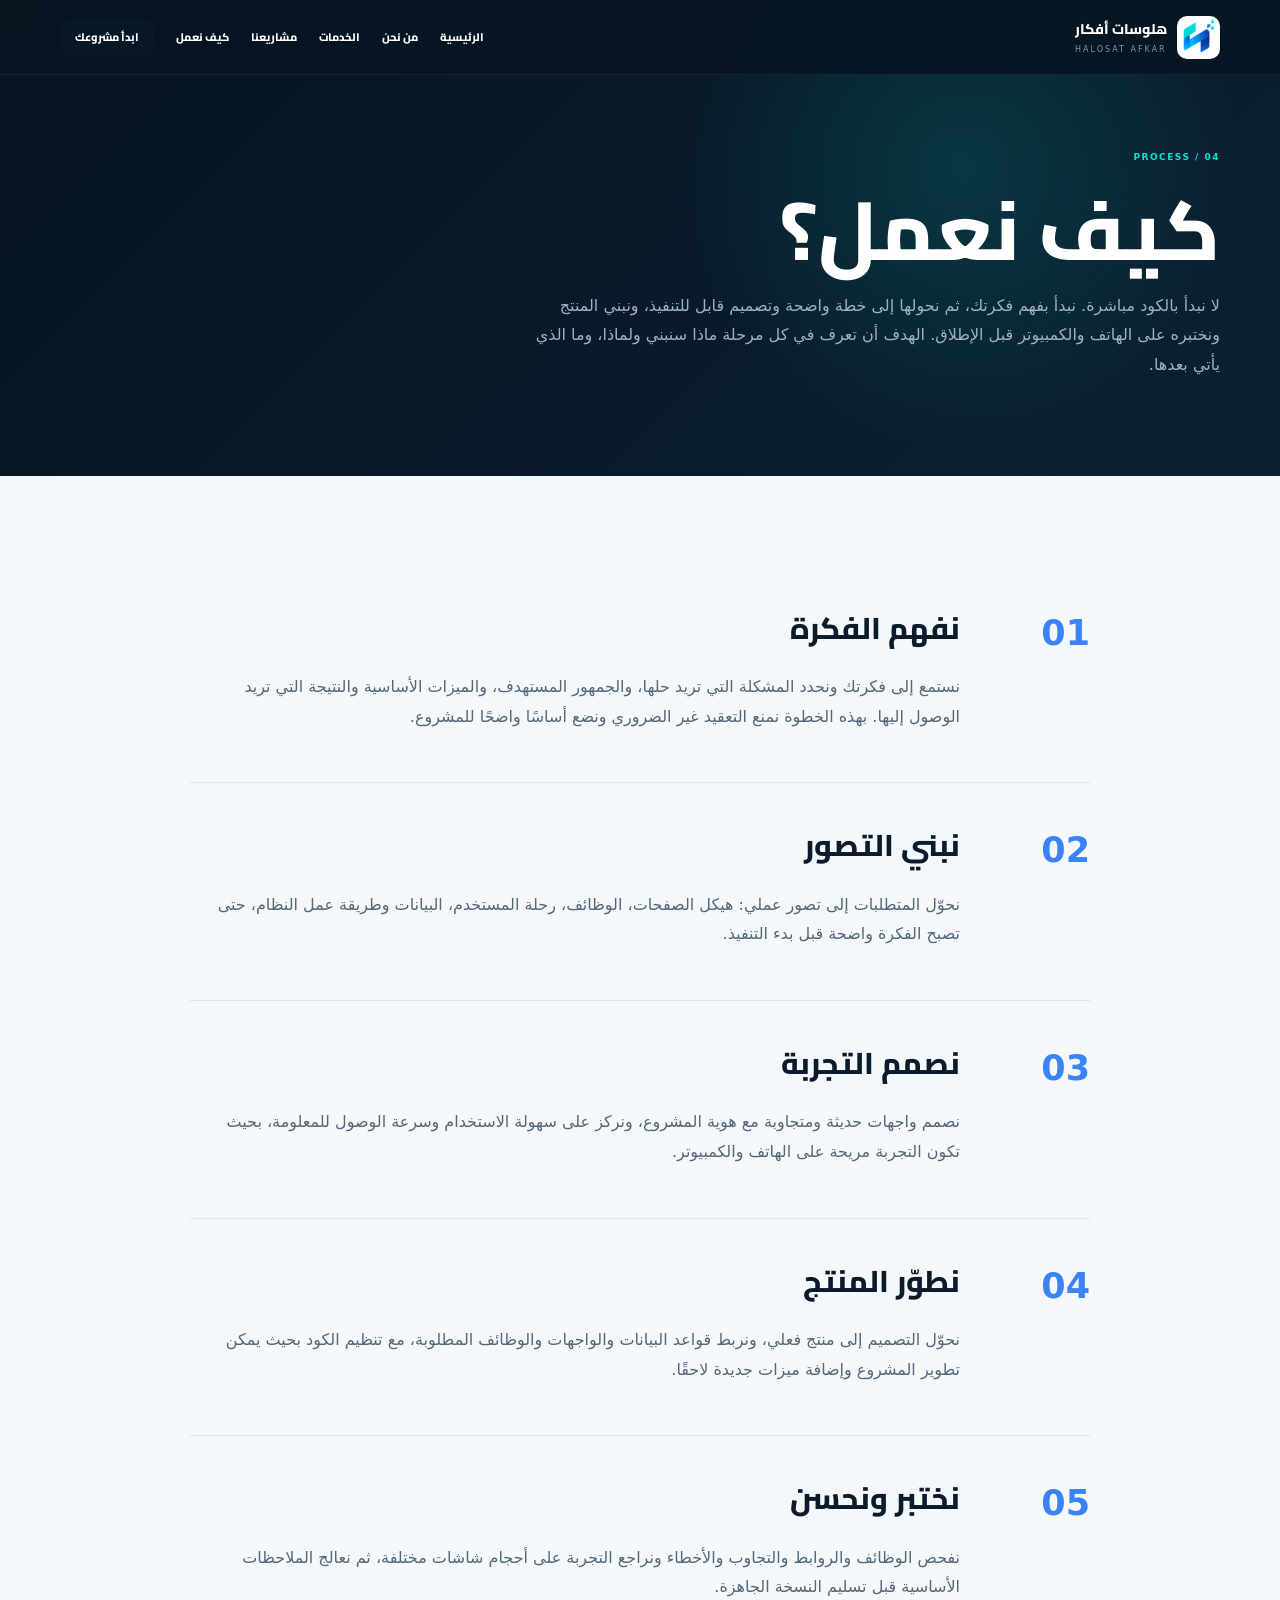
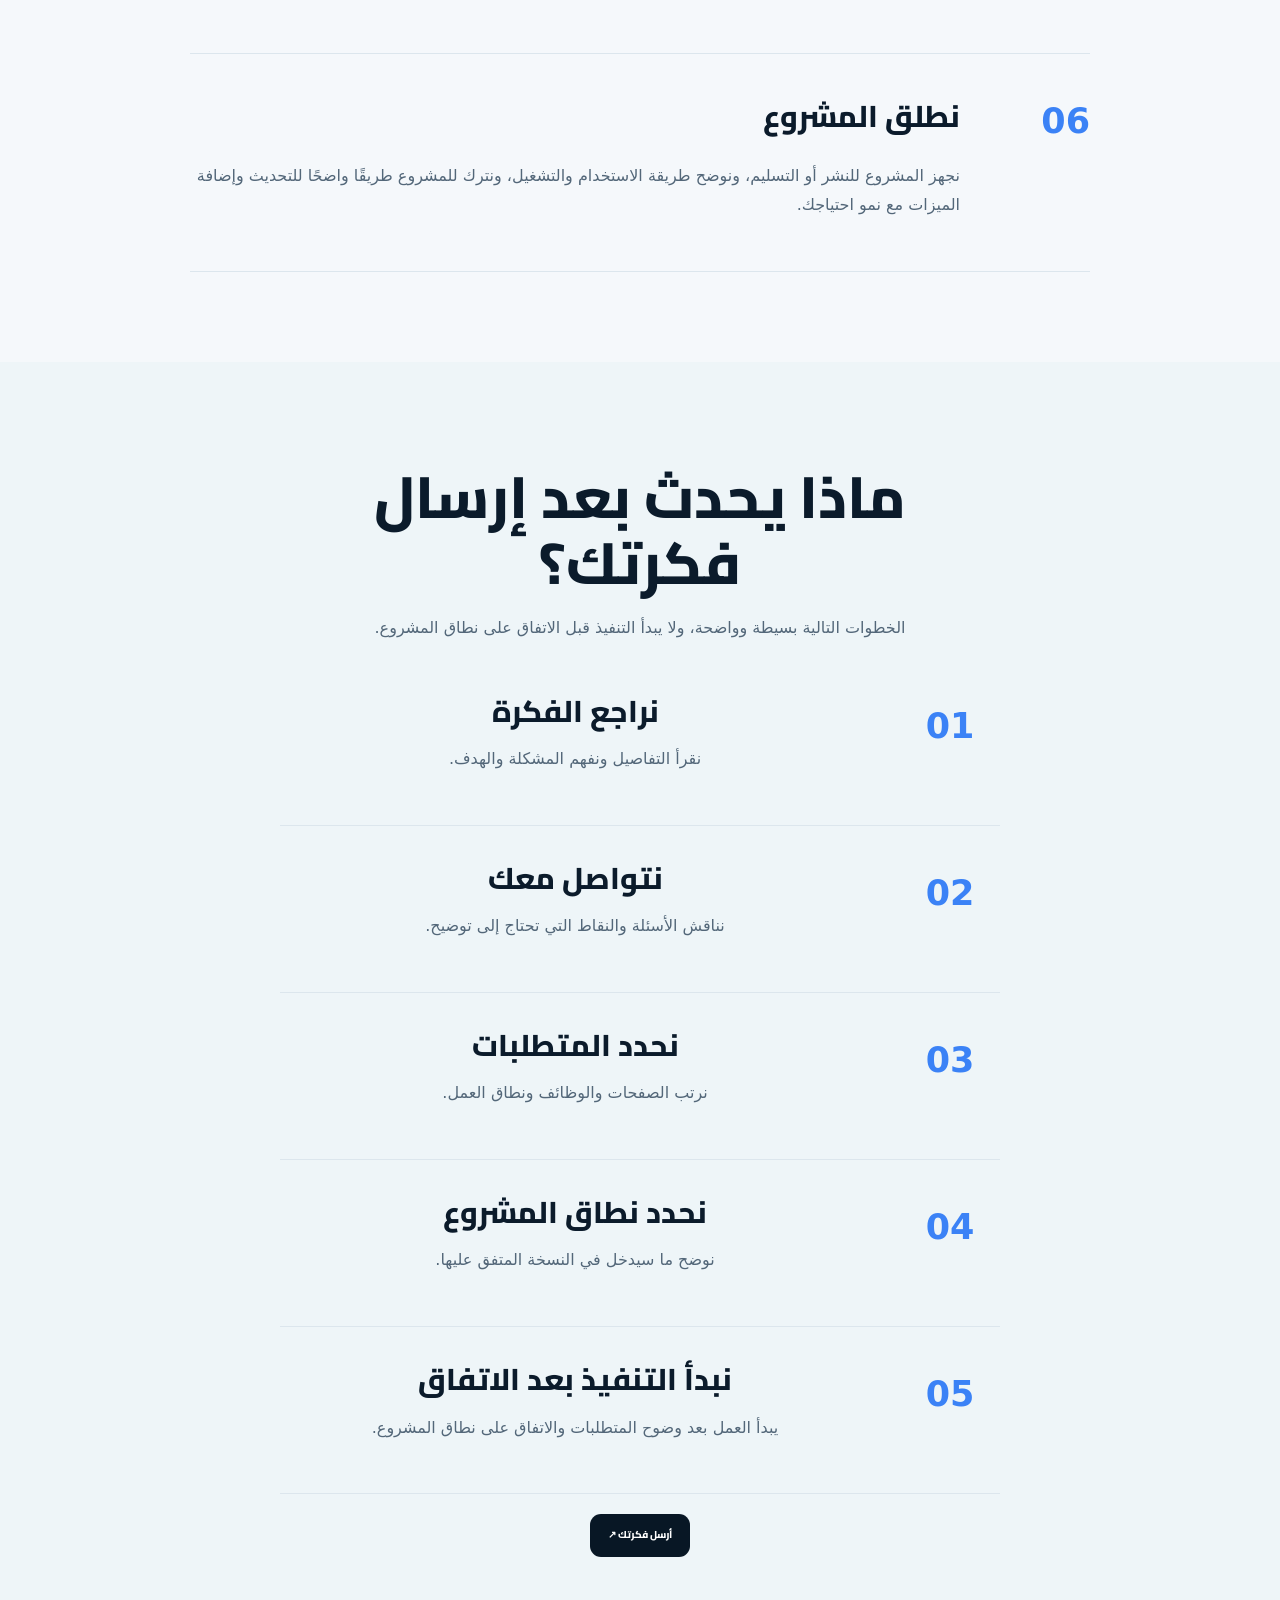
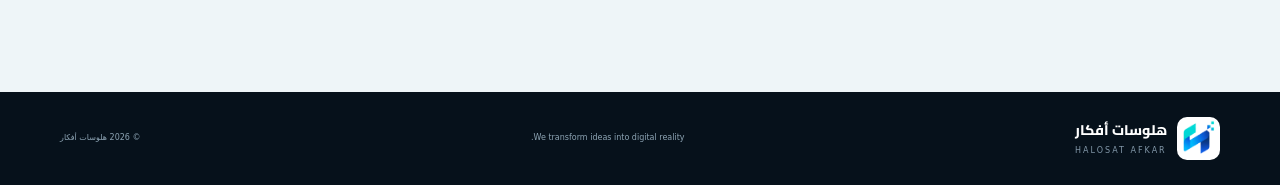
<file: process.html>
<!doctype html><html lang="ar" dir="rtl"><head><meta charset="utf-8"><meta name="viewport" content="width=device-width,initial-scale=1"><meta name="theme-color" content="#081725"><title>كيف نعمل | هلوسات أفكار</title><link rel="icon" href="assets/Sameer%20%281%29.png"><link rel="stylesheet" href="pages.css"><link rel="stylesheet" href="showcase.css"><meta name="description" content="تعرف على خطوات العمل في هلوسات أفكار من فهم الفكرة والتخطيط والتصميم إلى التطوير والاختبار والإطلاق."><meta property="og:title" content="كيف نعمل | هلوسات أفكار"><meta property="og:description" content="تعرف على خطوات العمل في هلوسات أفكار من فهم الفكرة والتخطيط والتصميم إلى التطوير والاختبار والإطلاق."><meta property="og:type" content="website"><meta property="og:url" content="https://halosat-afkar-1jm1qvdj4-alhosamesameer-sys.vercel.app/process.html"><meta property="og:image" content="https://halosat-afkar-1jm1qvdj4-alhosamesameer-sys.vercel.app/assets/Sameer%20%282%29.png"><meta name="twitter:card" content="summary_large_image"><meta name="twitter:title" content="كيف نعمل | هلوسات أفكار"><meta name="twitter:description" content="تعرف على خطوات العمل في هلوسات أفكار من فهم الفكرة والتخطيط والتصميم إلى التطوير والاختبار والإطلاق."><meta name="twitter:image" content="https://halosat-afkar-1jm1qvdj4-alhosamesameer-sys.vercel.app/assets/Sameer%20%282%29.png"><link rel="canonical" href="https://halosat-afkar-1jm1qvdj4-alhosamesameer-sys.vercel.app/process.html"><link rel="icon" type="image/svg+xml" href="assets/logo.svg"><link rel="apple-touch-icon" href="assets/logo.svg"><link rel="stylesheet" href="site.css"><link rel="manifest" href="site.webmanifest"><link rel="preconnect" href="https://fonts.googleapis.com"><link rel="preconnect" href="https://fonts.gstatic.com" crossorigin><link href="https://fonts.googleapis.com/css2?family=Cairo:wght@400;500;600;700;800;900&display=swap" rel="stylesheet"></head><body><a class="site-skip" href="#main">تخطي إلى المحتوى</a><header class="pg-header"><div class="pg-container pg-nav"><a class="pg-brand" href="index.html"><img src="assets/Sameer%20%281%29.png" alt=""><span><b>هلوسات أفكار</b><small>HALOSAT AFKAR</small></span></a><nav class="pg-links"><a href="index.html">الرئيسية</a><a href="about.html">من نحن</a><a href="services.html">الخدمات</a><a href="projects.html">مشاريعنا</a><a href="process.html">كيف نعمل</a><a class="pg-cta" href="contact.html">ابدأ مشروعك</a></nav><button class="pg-menu" id="siteMenu">☰</button></div><div class="pg-mobile" id="siteMobile"><a href="index.html">الرئيسية</a><a href="about.html">من نحن</a><a href="services.html">الخدمات</a><a href="projects.html">مشاريعنا</a><a href="process.html">كيف نعمل</a><a href="contact.html">تواصل معنا</a></div></header><main id="main"><section class="pg-hero"><div class="pg-container"><span class="ey">PROCESS / 04</span><h1>كيف نعمل؟</h1><p>لا نبدأ بالكود مباشرة. نبدأ بفهم فكرتك، ثم نحولها إلى خطة واضحة وتصميم قابل للتنفيذ، ونبني المنتج ونختبره على الهاتف والكمبيوتر قبل الإطلاق. الهدف أن تعرف في كل مرحلة ماذا سنبني ولماذا، وما الذي يأتي بعدها.</p></div></section><section class="pg-section"><div class="pg-container pg-process"><div class="pg-step"><strong>01</strong><div><h2>نفهم الفكرة</h2><p>نستمع إلى فكرتك ونحدد المشكلة التي تريد حلها، والجمهور المستهدف، والميزات الأساسية والنتيجة التي تريد الوصول إليها. بهذه الخطوة نمنع التعقيد غير الضروري ونضع أساسًا واضحًا للمشروع.</p></div></div><div class="pg-step"><strong>02</strong><div><h2>نبني التصور</h2><p>نحوّل المتطلبات إلى تصور عملي: هيكل الصفحات، الوظائف، رحلة المستخدم، البيانات وطريقة عمل النظام، حتى تصبح الفكرة واضحة قبل بدء التنفيذ.</p></div></div><div class="pg-step"><strong>03</strong><div><h2>نصمم التجربة</h2><p>نصمم واجهات حديثة ومتجاوبة مع هوية المشروع، ونركز على سهولة الاستخدام وسرعة الوصول للمعلومة، بحيث تكون التجربة مريحة على الهاتف والكمبيوتر.</p></div></div><div class="pg-step"><strong>04</strong><div><h2>نطوّر المنتج</h2><p>نحوّل التصميم إلى منتج فعلي، ونربط قواعد البيانات والواجهات والوظائف المطلوبة، مع تنظيم الكود بحيث يمكن تطوير المشروع وإضافة ميزات جديدة لاحقًا.</p></div></div><div class="pg-step"><strong>05</strong><div><h2>نختبر ونحسن</h2><p>نفحص الوظائف والروابط والتجاوب والأخطاء ونراجع التجربة على أحجام شاشات مختلفة، ثم نعالج الملاحظات الأساسية قبل تسليم النسخة الجاهزة.</p></div></div><div class="pg-step"><strong>06</strong><div><h2>نطلق المشروع</h2><p>نجهز المشروع للنشر أو التسليم، ونوضح طريقة الاستخدام والتشغيل، ونترك للمشروع طريقًا واضحًا للتحديث وإضافة الميزات مع نمو احتياجك.</p></div></div></div></section><section class="pg-section service-cta-section"><div class="pg-container pg-center"><h2>ماذا يحدث بعد إرسال فكرتك؟</h2><p>الخطوات التالية بسيطة وواضحة، ولا يبدأ التنفيذ قبل الاتفاق على نطاق المشروع.</p><div class="pg-process"><div class="pg-step"><strong>01</strong><div><h2>نراجع الفكرة</h2><p>نقرأ التفاصيل ونفهم المشكلة والهدف.</p></div></div><div class="pg-step"><strong>02</strong><div><h2>نتواصل معك</h2><p>نناقش الأسئلة والنقاط التي تحتاج إلى توضيح.</p></div></div><div class="pg-step"><strong>03</strong><div><h2>نحدد المتطلبات</h2><p>نرتب الصفحات والوظائف ونطاق العمل.</p></div></div><div class="pg-step"><strong>04</strong><div><h2>نحدد نطاق المشروع</h2><p>نوضح ما سيدخل في النسخة المتفق عليها.</p></div></div><div class="pg-step"><strong>05</strong><div><h2>نبدأ التنفيذ بعد الاتفاق</h2><p>يبدأ العمل بعد وضوح المتطلبات والاتفاق على نطاق المشروع.</p></div></div></div><a class="pg-btn" href="contact.html">أرسل فكرتك ↗</a></div></section></main><footer><div class="pg-container pg-footer"><a class="pg-brand" href="index.html"><img src="assets/Sameer%20%281%29.png" alt=""><span><b>هلوسات أفكار</b><small>HALOSAT AFKAR</small></span></a><span>We transform ideas into digital reality.</span><span>© <span id="year"></span> هلوسات أفكار</span></div></footer><script src="script.js"></script></body></html>
</file>
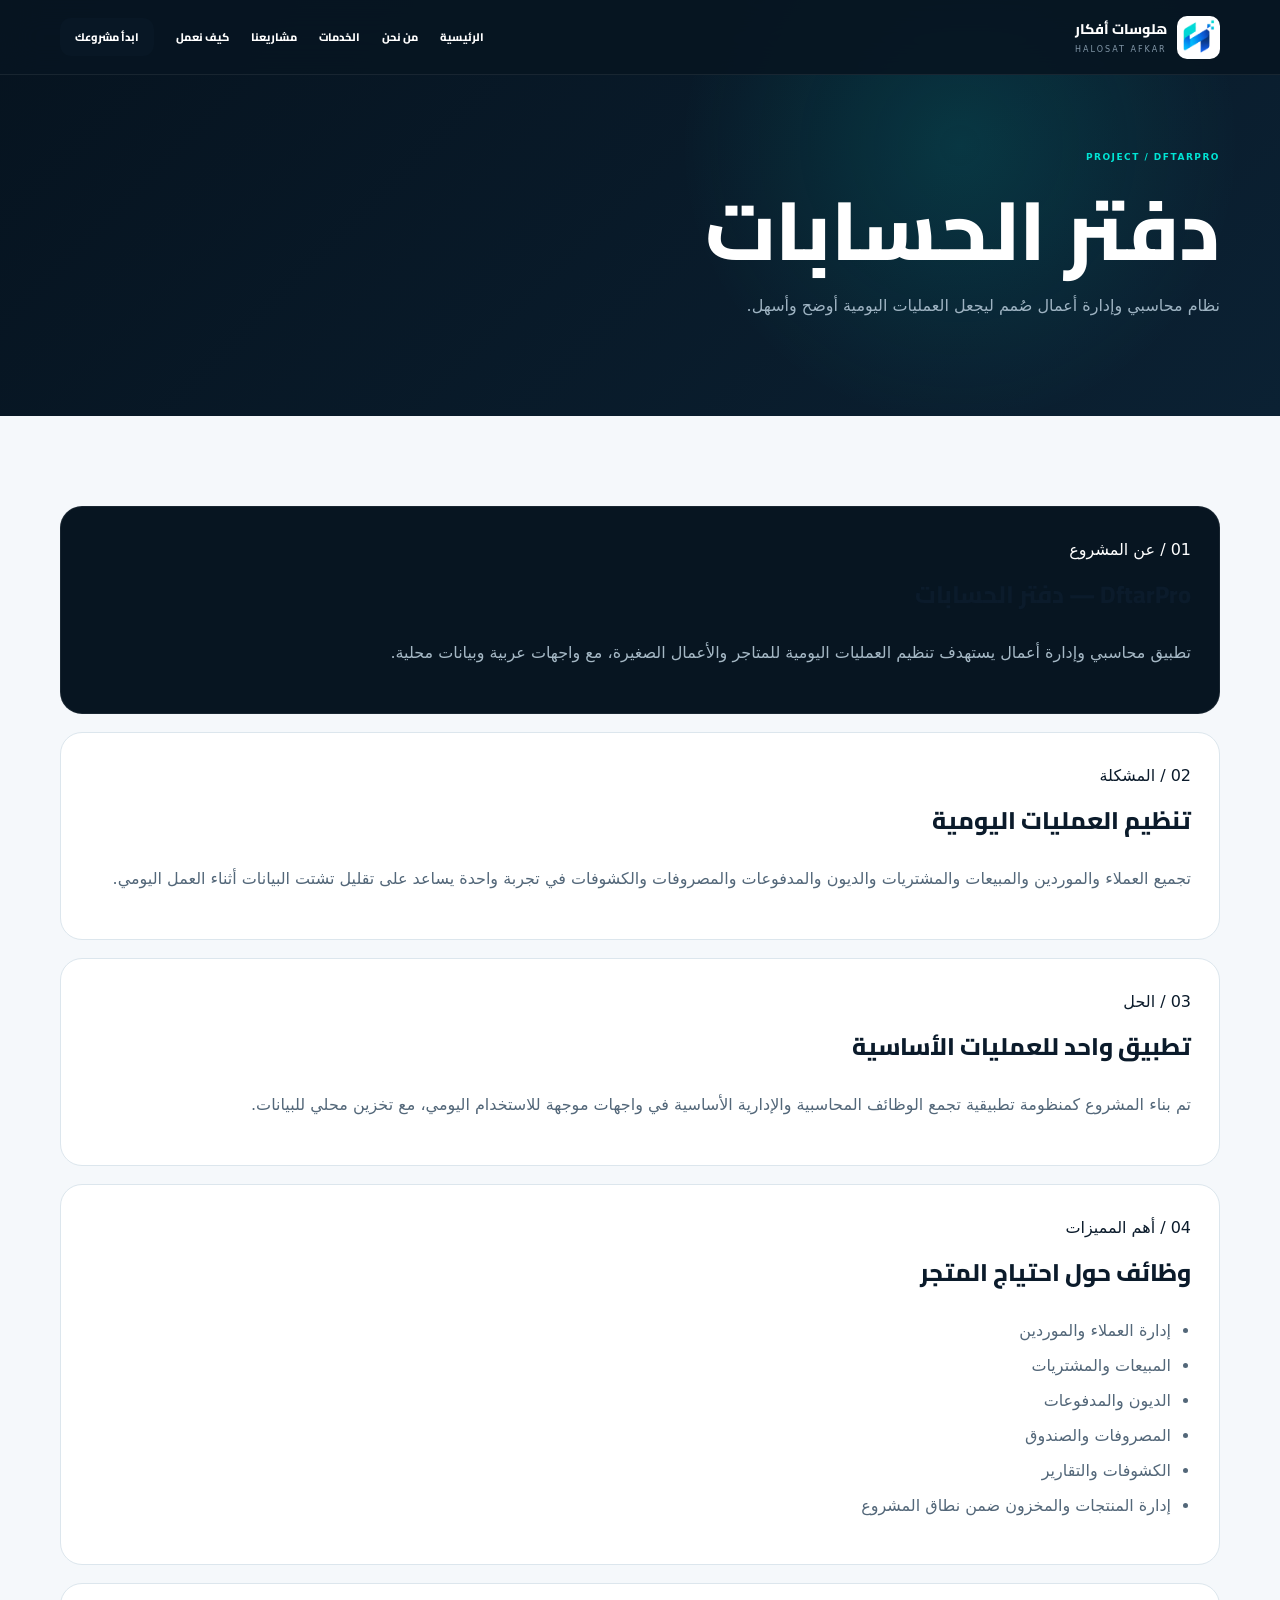
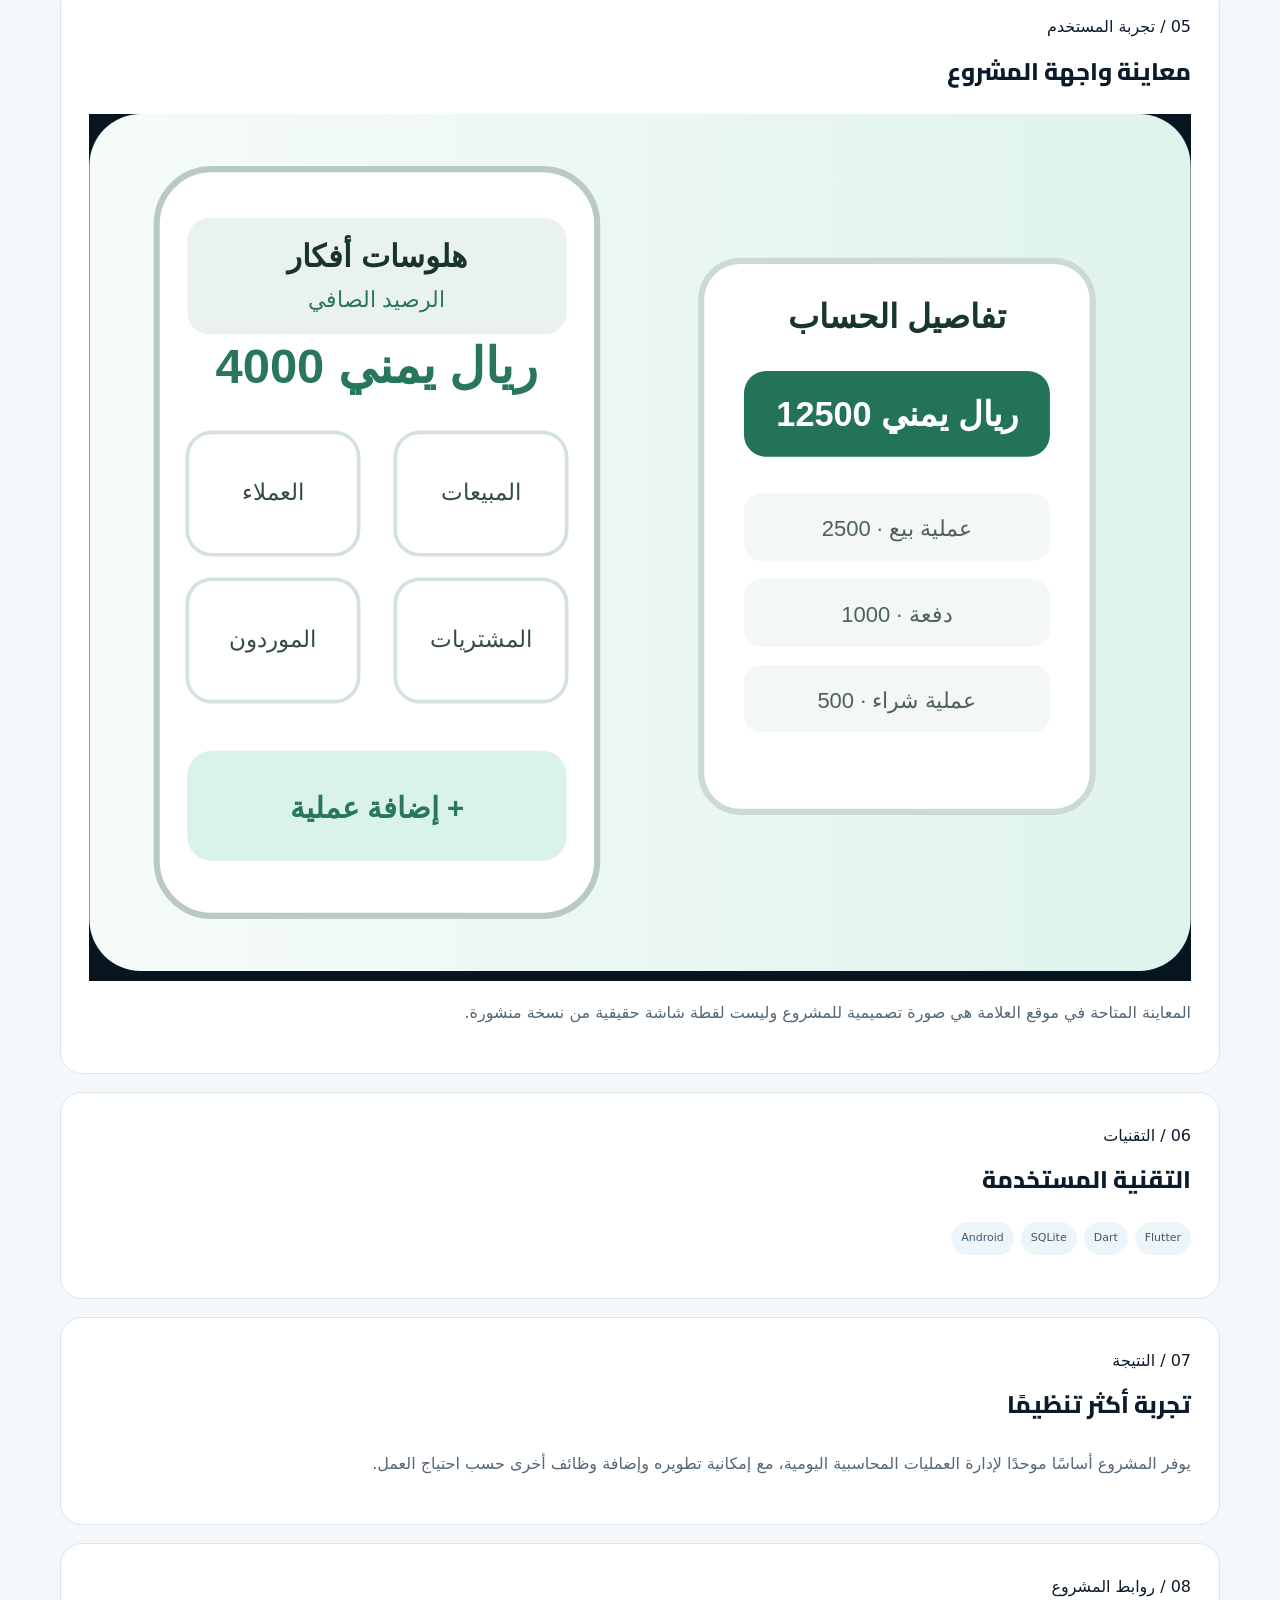
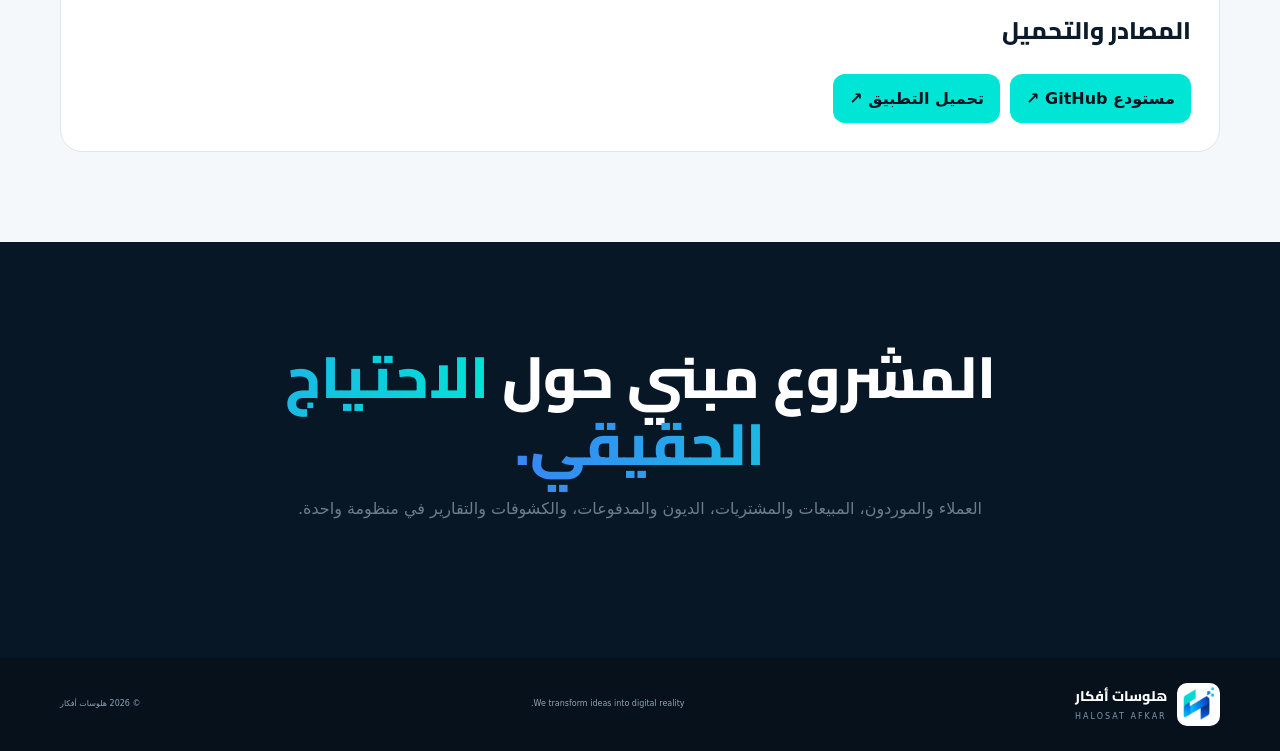
<file: project-dftarpro.html>
<!doctype html><html lang="ar" dir="rtl"><head><meta charset="utf-8"><meta name="viewport" content="width=device-width,initial-scale=1"><meta name="theme-color" content="#081725"><title>دفتر الحسابات DftarPro | هلوسات أفكار</title><link rel="icon" href="assets/Sameer%20%281%29.png"><link rel="stylesheet" href="pages.css"><link rel="stylesheet" href="showcase.css"><meta name="description" content="دراسة حالة DftarPro: تطبيق محاسبي لإدارة العملاء والموردين والمبيعات والمشتريات والديون والمصروفات والتقارير."><meta property="og:title" content="دفتر الحسابات DftarPro | هلوسات أفكار"><meta property="og:description" content="دراسة حالة DftarPro: تطبيق محاسبي لإدارة العملاء والموردين والمبيعات والمشتريات والديون والمصروفات والتقارير."><meta property="og:type" content="website"><meta property="og:url" content="https://halosat-afkar-1jm1qvdj4-alhosamesameer-sys.vercel.app/project-dftarpro.html"><meta property="og:image" content="https://halosat-afkar-1jm1qvdj4-alhosamesameer-sys.vercel.app/assets/Sameer%20%282%29.png"><meta name="twitter:card" content="summary_large_image"><meta name="twitter:title" content="دفتر الحسابات DftarPro | هلوسات أفكار"><meta name="twitter:description" content="دراسة حالة DftarPro: تطبيق محاسبي لإدارة العملاء والموردين والمبيعات والمشتريات والديون والمصروفات والتقارير."><meta name="twitter:image" content="https://halosat-afkar-1jm1qvdj4-alhosamesameer-sys.vercel.app/assets/Sameer%20%282%29.png"><link rel="canonical" href="https://halosat-afkar-1jm1qvdj4-alhosamesameer-sys.vercel.app/project-dftarpro.html"><link rel="icon" type="image/svg+xml" href="assets/logo.svg"><link rel="apple-touch-icon" href="assets/logo.svg"><link rel="stylesheet" href="site.css"><link rel="manifest" href="site.webmanifest"><link rel="preconnect" href="https://fonts.googleapis.com"><link rel="preconnect" href="https://fonts.gstatic.com" crossorigin><link href="https://fonts.googleapis.com/css2?family=Cairo:wght@400;500;600;700;800;900&display=swap" rel="stylesheet"></head><body><a class="site-skip" href="#main">تخطي إلى المحتوى</a><header class="pg-header"><div class="pg-container pg-nav"><a class="pg-brand" href="index.html"><img src="assets/Sameer%20%281%29.png" alt=""><span><b>هلوسات أفكار</b><small>HALOSAT AFKAR</small></span></a><nav class="pg-links"><a href="index.html">الرئيسية</a><a href="about.html">من نحن</a><a href="services.html">الخدمات</a><a href="projects.html">مشاريعنا</a><a href="process.html">كيف نعمل</a><a class="pg-cta" href="contact.html">ابدأ مشروعك</a></nav><button class="pg-menu" id="siteMenu">☰</button></div><div class="pg-mobile" id="siteMobile"><a href="index.html">الرئيسية</a><a href="about.html">من نحن</a><a href="services.html">الخدمات</a><a href="projects.html">مشاريعنا</a><a href="process.html">كيف نعمل</a><a href="contact.html">تواصل معنا</a></div></header><main id="main"><section class="pg-hero"><div class="pg-container"><span class="ey">PROJECT / DFTARPRO</span><h1>دفتر الحسابات</h1><p>نظام محاسبي وإدارة أعمال صُمم ليجعل العمليات اليومية أوضح وأسهل.</p></div></section><section class="pg-section"><div class="pg-container case-study">
<article class="case-study-card dark"><span>01 / عن المشروع</span><h2>DftarPro — دفتر الحسابات</h2><p>تطبيق محاسبي وإدارة أعمال يستهدف تنظيم العمليات اليومية للمتاجر والأعمال الصغيرة، مع واجهات عربية وبيانات محلية.</p></article>
<article class="case-study-card"><span>02 / المشكلة</span><h2>تنظيم العمليات اليومية</h2><p>تجميع العملاء والموردين والمبيعات والمشتريات والديون والمدفوعات والمصروفات والكشوفات في تجربة واحدة يساعد على تقليل تشتت البيانات أثناء العمل اليومي.</p></article>
<article class="case-study-card"><span>03 / الحل</span><h2>تطبيق واحد للعمليات الأساسية</h2><p>تم بناء المشروع كمنظومة تطبيقية تجمع الوظائف المحاسبية والإدارية الأساسية في واجهات موجهة للاستخدام اليومي، مع تخزين محلي للبيانات.</p></article>
<article class="case-study-card"><span>04 / أهم المميزات</span><h2>وظائف حول احتياج المتجر</h2><ul class="case-list"><li>إدارة العملاء والموردين</li><li>المبيعات والمشتريات</li><li>الديون والمدفوعات</li><li>المصروفات والصندوق</li><li>الكشوفات والتقارير</li><li>إدارة المنتجات والمخزون ضمن نطاق المشروع</li></ul></article>
<article class="case-study-card"><span>05 / تجربة المستخدم</span><h2>معاينة واجهة المشروع</h2><div class="project-full-image case-image"><img src="assets/dftarpro.svg" alt="معاينة تصميمية لواجهة دفتر الحسابات" loading="lazy"></div><p>المعاينة المتاحة في موقع العلامة هي صورة تصميمية للمشروع وليست لقطة شاشة حقيقية من نسخة منشورة.</p></article>
<article class="case-study-card"><span>06 / التقنيات</span><h2>التقنية المستخدمة</h2><div class="project-meta"><span>Flutter</span><span>Dart</span><span>SQLite</span><span>Android</span></div></article>
<article class="case-study-card"><span>07 / النتيجة</span><h2>تجربة أكثر تنظيمًا</h2><p>يوفر المشروع أساسًا موحدًا لإدارة العمليات المحاسبية اليومية، مع إمكانية تطويره وإضافة وظائف أخرى حسب احتياج العمل.</p></article>
<article class="case-study-card"><span>08 / روابط المشروع</span><h2>المصادر والتحميل</h2><div class="case-actions"><a class="primary" href="https://github.com/alhosamesameer-sys/DftarPro" target="_blank" rel="noopener noreferrer">مستودع GitHub ↗</a><a class="primary" href="https://t.me/HalosatAfkar/3" target="_blank" rel="noopener noreferrer">تحميل التطبيق ↗</a></div></article>
</div></section><section class="pg-section pg-dark-section"><div class="pg-container pg-center"><h2>المشروع مبني حول <em>الاحتياج الحقيقي.</em></h2><p>العملاء والموردون، المبيعات والمشتريات، الديون والمدفوعات، والكشوفات والتقارير في منظومة واحدة.</p></div></section></main><footer><div class="pg-container pg-footer"><a class="pg-brand" href="index.html"><img src="assets/Sameer%20%281%29.png" alt=""><span><b>هلوسات أفكار</b><small>HALOSAT AFKAR</small></span></a><span>We transform ideas into digital reality.</span><span>© <span id="year"></span> هلوسات أفكار</span></div></footer><script src="script.js"></script></body></html>
</file>
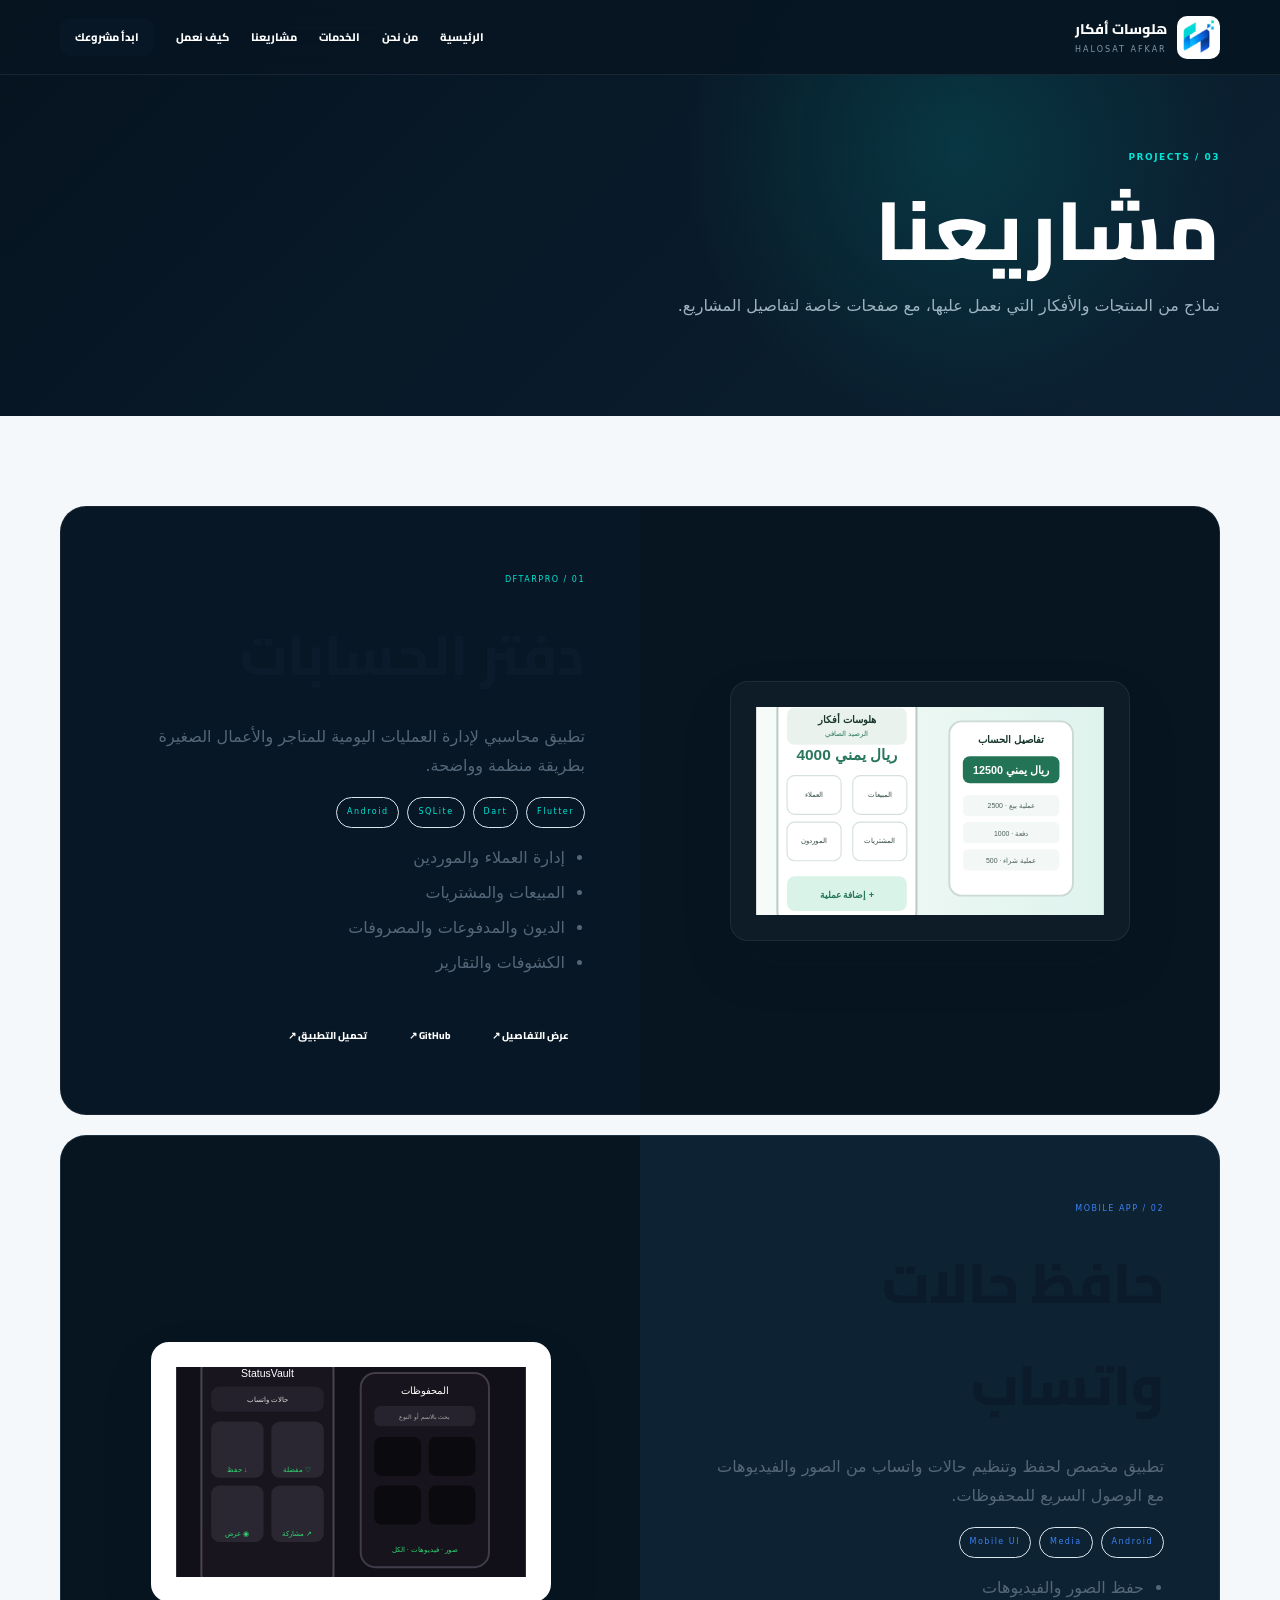
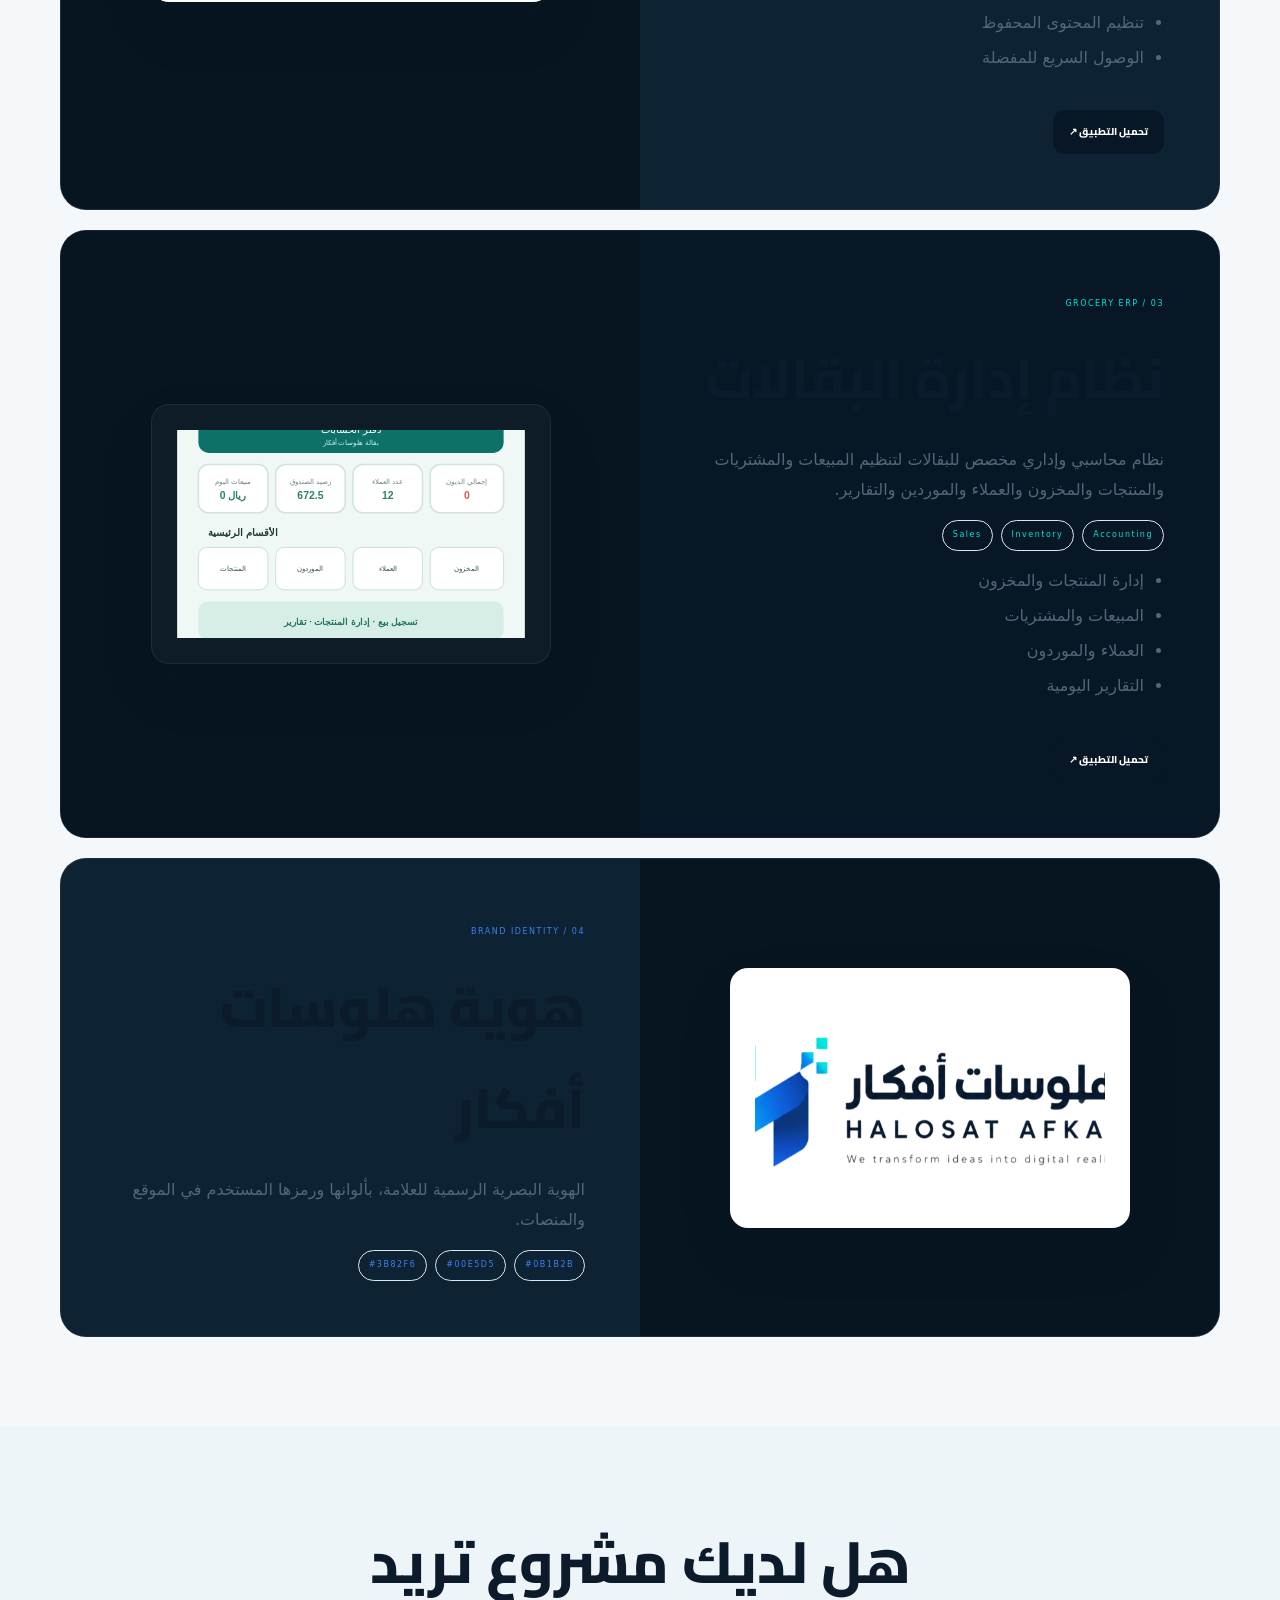
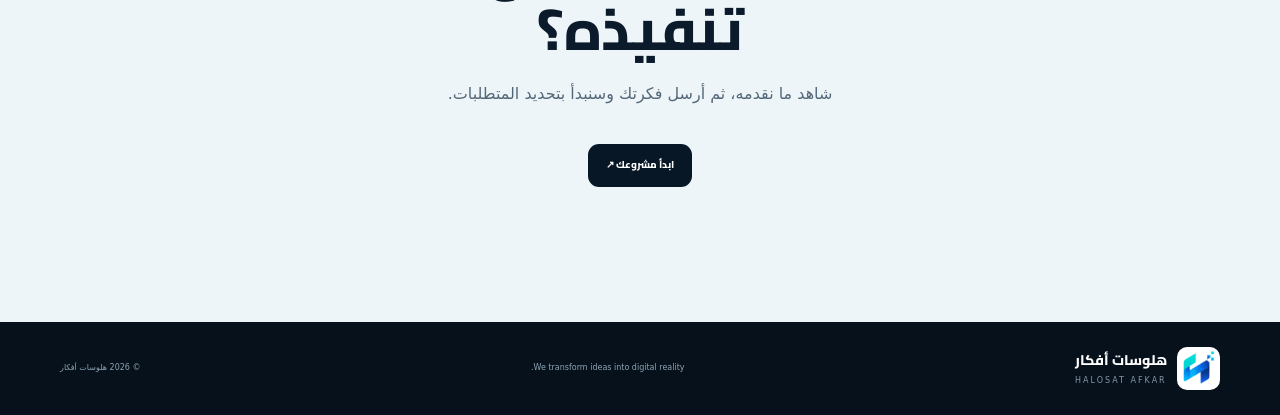
<file: projects.html>
<!doctype html><html lang="ar" dir="rtl"><head><meta charset="utf-8"><meta name="viewport" content="width=device-width,initial-scale=1"><meta name="theme-color" content="#081725"><title>مشاريعنا | هلوسات أفكار</title><link rel="icon" href="assets/Sameer%20%281%29.png"><link rel="stylesheet" href="pages.css"><link rel="stylesheet" href="showcase.css"><meta name="description" content="استكشف مشاريع هلوسات أفكار: دفتر الحسابات، حافظ حالات واتساب، نظام إدارة البقالات وهوية العلامة."><meta property="og:title" content="مشاريعنا | هلوسات أفكار"><meta property="og:description" content="استكشف مشاريع هلوسات أفكار: دفتر الحسابات، حافظ حالات واتساب، نظام إدارة البقالات وهوية العلامة."><meta property="og:type" content="website"><meta property="og:url" content="https://halosat-afkar-1jm1qvdj4-alhosamesameer-sys.vercel.app/projects.html"><meta property="og:image" content="https://halosat-afkar-1jm1qvdj4-alhosamesameer-sys.vercel.app/assets/Sameer%20%282%29.png"><meta name="twitter:card" content="summary_large_image"><meta name="twitter:title" content="مشاريعنا | هلوسات أفكار"><meta name="twitter:description" content="استكشف مشاريع هلوسات أفكار: دفتر الحسابات، حافظ حالات واتساب، نظام إدارة البقالات وهوية العلامة."><meta name="twitter:image" content="https://halosat-afkar-1jm1qvdj4-alhosamesameer-sys.vercel.app/assets/Sameer%20%282%29.png"><link rel="canonical" href="https://halosat-afkar-1jm1qvdj4-alhosamesameer-sys.vercel.app/projects.html"><link rel="icon" type="image/svg+xml" href="assets/logo.svg"><link rel="apple-touch-icon" href="assets/logo.svg"><link rel="stylesheet" href="site.css"><link rel="manifest" href="site.webmanifest"><link rel="preconnect" href="https://fonts.googleapis.com"><link rel="preconnect" href="https://fonts.gstatic.com" crossorigin><link href="https://fonts.googleapis.com/css2?family=Cairo:wght@400;500;600;700;800;900&display=swap" rel="stylesheet"></head><body><a class="site-skip" href="#main">تخطي إلى المحتوى</a><header class="pg-header"><div class="pg-container pg-nav"><a class="pg-brand" href="index.html"><img src="assets/Sameer%20%281%29.png" alt=""><span><b>هلوسات أفكار</b><small>HALOSAT AFKAR</small></span></a><nav class="pg-links"><a href="index.html">الرئيسية</a><a href="about.html">من نحن</a><a href="services.html">الخدمات</a><a href="projects.html">مشاريعنا</a><a href="process.html">كيف نعمل</a><a class="pg-cta" href="contact.html">ابدأ مشروعك</a></nav><button class="pg-menu" id="siteMenu">☰</button></div><div class="pg-mobile" id="siteMobile"><a href="index.html">الرئيسية</a><a href="about.html">من نحن</a><a href="services.html">الخدمات</a><a href="projects.html">مشاريعنا</a><a href="process.html">كيف نعمل</a><a href="contact.html">تواصل معنا</a></div></header><main id="main"><section class="pg-hero"><div class="pg-container"><span class="ey">PROJECTS / 03</span><h1>مشاريعنا</h1><p>نماذج من المنتجات والأفكار التي نعمل عليها، مع صفحات خاصة لتفاصيل المشاريع.</p></div></section><section class="pg-section"><div class="pg-container pg-projects">
<article class="pg-project visual-dark"><div class="pg-visual"><div class="pg-mock"><img src="assets/dftarpro.svg" alt="معاينة واجهة دفتر الحسابات" loading="lazy"></div></div><div class="pg-copy"><span>01 / DFTARPRO</span><h2>دفتر الحسابات</h2><p>تطبيق محاسبي لإدارة العمليات اليومية للمتاجر والأعمال الصغيرة بطريقة منظمة وواضحة.</p><div class="pg-tags"><span>Flutter</span><span>Dart</span><span>SQLite</span><span>Android</span></div><ul class="case-list"><li>إدارة العملاء والموردين</li><li>المبيعات والمشتريات</li><li>الديون والمدفوعات والمصروفات</li><li>الكشوفات والتقارير</li></ul><div class="case-actions"><a class="pg-btn" href="project-dftarpro.html">عرض التفاصيل ↗</a><a class="pg-btn" href="https://github.com/alhosamesameer-sys/DftarPro" target="_blank" rel="noopener noreferrer">GitHub ↗</a><a class="pg-btn" href="https://t.me/HalosatAfkar/3" target="_blank" rel="noopener noreferrer">تحميل التطبيق ↗</a></div></div></article>
<article class="pg-project"><div class="pg-copy"><span>02 / MOBILE APP</span><h2>حافظ حالات واتساب</h2><p>تطبيق مخصص لحفظ وتنظيم حالات واتساب من الصور والفيديوهات مع الوصول السريع للمحفوظات.</p><div class="pg-tags"><span>Android</span><span>Media</span><span>Mobile UI</span></div><ul class="case-list"><li>حفظ الصور والفيديوهات</li><li>تنظيم المحتوى المحفوظ</li><li>الوصول السريع للمفضلة</li></ul><div class="case-actions"><a class="pg-btn" href="https://t.me/HalosatAfkar" target="_blank" rel="noopener noreferrer">تحميل التطبيق ↗</a></div></div><div class="pg-visual"><div class="pg-mock"><img src="assets/statusvault.svg" alt="معاينة تطبيق حافظ حالات واتساب" loading="lazy"></div></div></article>
<article class="pg-project visual-dark"><div class="pg-copy"><span>03 / GROCERY ERP</span><h2>نظام إدارة البقالات</h2><p>نظام محاسبي وإداري مخصص للبقالات لتنظيم المبيعات والمشتريات والمنتجات والمخزون والعملاء والموردين والتقارير.</p><div class="pg-tags"><span>Accounting</span><span>Inventory</span><span>Sales</span></div><ul class="case-list"><li>إدارة المنتجات والمخزون</li><li>المبيعات والمشتريات</li><li>العملاء والموردون</li><li>التقارير اليومية</li></ul><div class="case-actions"><a class="pg-btn" href="https://t.me/HalosatAfkar" target="_blank" rel="noopener noreferrer">تحميل التطبيق ↗</a></div></div><div class="pg-visual"><div class="pg-mock"><img src="assets/grocery.svg" alt="معاينة نظام إدارة البقالات" loading="lazy"></div></div></article>
<article class="pg-project"><div class="pg-visual"><div class="pg-mock"><img src="assets/Sameer%20%282%29.png" alt="الهوية الرسمية لهلوسات أفكار" loading="lazy"></div></div><div class="pg-copy"><span>04 / BRAND IDENTITY</span><h2>هوية هلوسات أفكار</h2><p>الهوية البصرية الرسمية للعلامة، بألوانها ورمزها المستخدم في الموقع والمنصات.</p><div class="pg-tags"><span>#0B1B2B</span><span>#00E5D5</span><span>#3B82F6</span></div></div></article>
</div></section><section class="pg-section service-cta-section"><div class="pg-container pg-center"><h2>هل لديك مشروع تريد تنفيذه؟</h2><p>شاهد ما نقدمه، ثم أرسل فكرتك وسنبدأ بتحديد المتطلبات.</p><a class="pg-btn" href="contact.html">ابدأ مشروعك ↗</a></div></section></main><footer><div class="pg-container pg-footer"><a class="pg-brand" href="index.html"><img src="assets/Sameer%20%281%29.png" alt=""><span><b>هلوسات أفكار</b><small>HALOSAT AFKAR</small></span></a><span>We transform ideas into digital reality.</span><span>© <span id="year"></span> هلوسات أفكار</span></div></footer><script src="script.js"></script></body></html>
</file>
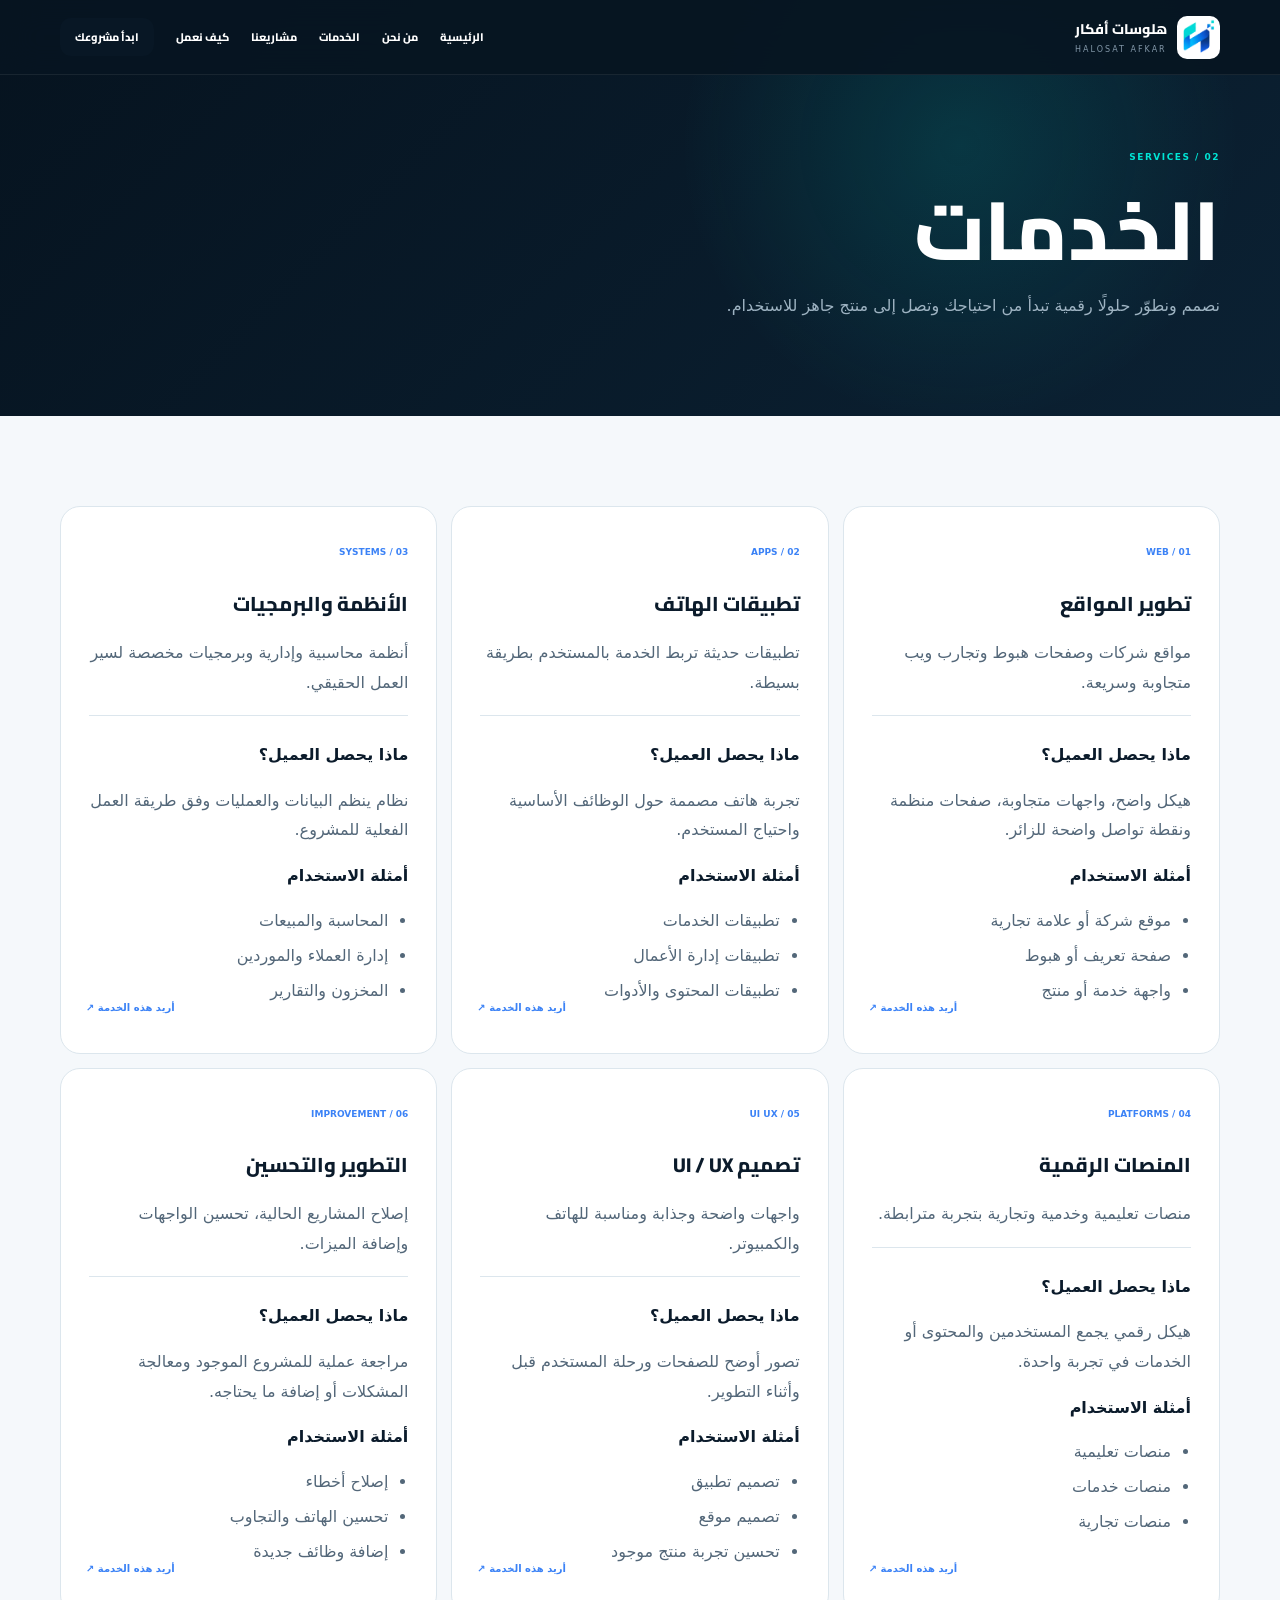
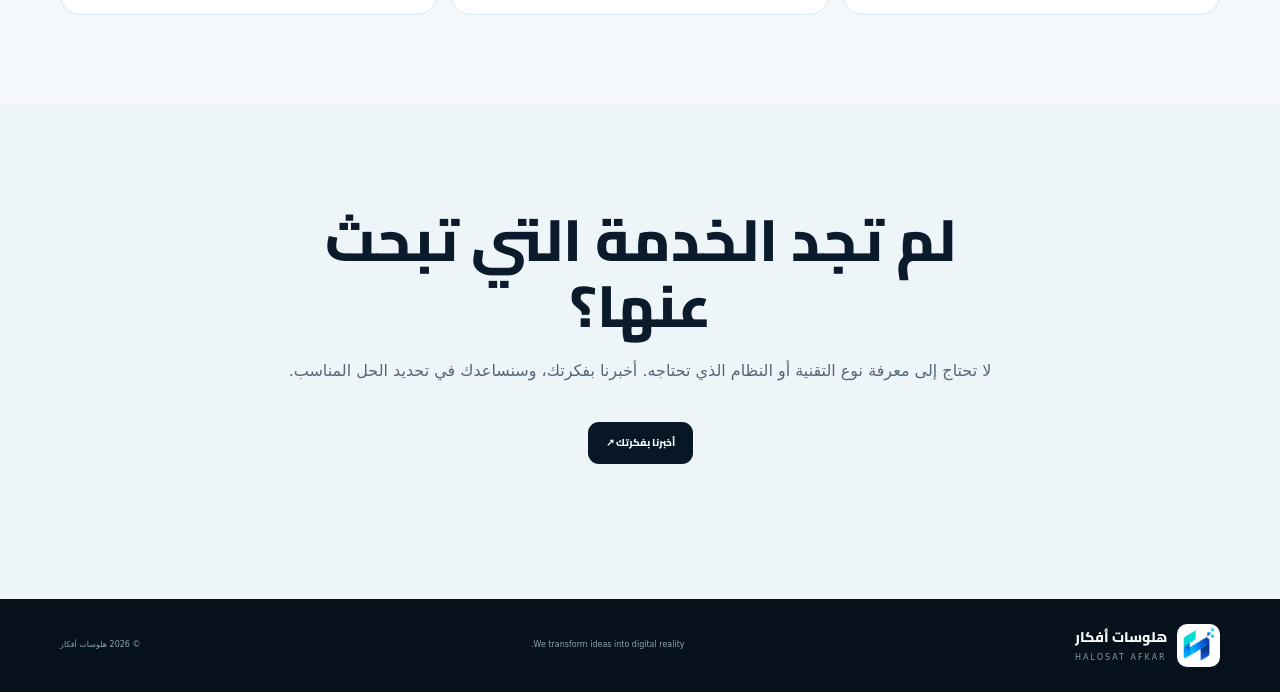
<file: services.html>
<!doctype html><html lang="ar" dir="rtl"><head><meta charset="utf-8"><meta name="viewport" content="width=device-width,initial-scale=1"><meta name="theme-color" content="#081725"><title>الخدمات | هلوسات أفكار</title><link rel="icon" href="assets/Sameer%20%281%29.png"><link rel="stylesheet" href="pages.css"><link rel="stylesheet" href="showcase.css"><meta name="description" content="خدمات هلوسات أفكار: تطوير المواقع، تطبيقات الهاتف، الأنظمة، المنصات الرقمية، UI/UX وتطوير المشاريع الحالية."><meta property="og:title" content="الخدمات | هلوسات أفكار"><meta property="og:description" content="خدمات هلوسات أفكار: تطوير المواقع، تطبيقات الهاتف، الأنظمة، المنصات الرقمية، UI/UX وتطوير المشاريع الحالية."><meta property="og:type" content="website"><meta property="og:url" content="https://halosat-afkar-1jm1qvdj4-alhosamesameer-sys.vercel.app/services.html"><meta property="og:image" content="https://halosat-afkar-1jm1qvdj4-alhosamesameer-sys.vercel.app/assets/Sameer%20%282%29.png"><meta name="twitter:card" content="summary_large_image"><meta name="twitter:title" content="الخدمات | هلوسات أفكار"><meta name="twitter:description" content="خدمات هلوسات أفكار: تطوير المواقع، تطبيقات الهاتف، الأنظمة، المنصات الرقمية، UI/UX وتطوير المشاريع الحالية."><meta name="twitter:image" content="https://halosat-afkar-1jm1qvdj4-alhosamesameer-sys.vercel.app/assets/Sameer%20%282%29.png"><link rel="canonical" href="https://halosat-afkar-1jm1qvdj4-alhosamesameer-sys.vercel.app/services.html"><link rel="icon" type="image/svg+xml" href="assets/logo.svg"><link rel="apple-touch-icon" href="assets/logo.svg"><link rel="stylesheet" href="site.css"><link rel="manifest" href="site.webmanifest"><link rel="preconnect" href="https://fonts.googleapis.com"><link rel="preconnect" href="https://fonts.gstatic.com" crossorigin><link href="https://fonts.googleapis.com/css2?family=Cairo:wght@400;500;600;700;800;900&display=swap" rel="stylesheet"></head><body><a class="site-skip" href="#main">تخطي إلى المحتوى</a><header class="pg-header"><div class="pg-container pg-nav"><a class="pg-brand" href="index.html"><img src="assets/Sameer%20%281%29.png" alt=""><span><b>هلوسات أفكار</b><small>HALOSAT AFKAR</small></span></a><nav class="pg-links"><a href="index.html">الرئيسية</a><a href="about.html">من نحن</a><a href="services.html">الخدمات</a><a href="projects.html">مشاريعنا</a><a href="process.html">كيف نعمل</a><a class="pg-cta" href="contact.html">ابدأ مشروعك</a></nav><button class="pg-menu" id="siteMenu">☰</button></div><div class="pg-mobile" id="siteMobile"><a href="index.html">الرئيسية</a><a href="about.html">من نحن</a><a href="services.html">الخدمات</a><a href="projects.html">مشاريعنا</a><a href="process.html">كيف نعمل</a><a href="contact.html">تواصل معنا</a></div></header><main id="main"><section class="pg-hero"><div class="pg-container"><span class="ey">SERVICES / 02</span><h1>الخدمات</h1><p>نصمم ونطوّر حلولًا رقمية تبدأ من احتياجك وتصل إلى منتج جاهز للاستخدام.</p></div></section><section class="pg-section"><div class="pg-container pg-grid">
<article class="pg-card"><b>01 / WEB</b><h3>تطوير المواقع</h3><p>مواقع شركات وصفحات هبوط وتجارب ويب متجاوبة وسريعة.</p><div class="service-detail"><strong>ماذا يحصل العميل؟</strong><p>هيكل واضح، واجهات متجاوبة، صفحات منظمة ونقطة تواصل واضحة للزائر.</p><strong>أمثلة الاستخدام</strong><ul><li>موقع شركة أو علامة تجارية</li><li>صفحة تعريف أو هبوط</li><li>واجهة خدمة أو منتج</li></ul></div><a class="service-cta" href="contact.html?service=%D9%85%D9%88%D9%82%D8%B9%20%D8%A5%D9%84%D9%83%D8%AA%D8%B1%D9%88%D9%86%D9%8A">أريد هذه الخدمة ↗</a></article>
<article class="pg-card"><b>02 / APPS</b><h3>تطبيقات الهاتف</h3><p>تطبيقات حديثة تربط الخدمة بالمستخدم بطريقة بسيطة.</p><div class="service-detail"><strong>ماذا يحصل العميل؟</strong><p>تجربة هاتف مصممة حول الوظائف الأساسية واحتياج المستخدم.</p><strong>أمثلة الاستخدام</strong><ul><li>تطبيقات الخدمات</li><li>تطبيقات إدارة الأعمال</li><li>تطبيقات المحتوى والأدوات</li></ul></div><a class="service-cta" href="contact.html?service=%D8%AA%D8%B7%D8%A8%D9%8A%D9%82%20%D9%87%D8%A7%D8%AA%D9%81">أريد هذه الخدمة ↗</a></article>
<article class="pg-card"><b>03 / SYSTEMS</b><h3>الأنظمة والبرمجيات</h3><p>أنظمة محاسبية وإدارية وبرمجيات مخصصة لسير العمل الحقيقي.</p><div class="service-detail"><strong>ماذا يحصل العميل؟</strong><p>نظام ينظم البيانات والعمليات وفق طريقة العمل الفعلية للمشروع.</p><strong>أمثلة الاستخدام</strong><ul><li>المحاسبة والمبيعات</li><li>إدارة العملاء والموردين</li><li>المخزون والتقارير</li></ul></div><a class="service-cta" href="contact.html?service=%D9%86%D8%B8%D8%A7%D9%85%20%D9%88%D8%A8%D8%B1%D9%85%D8%AC%D9%8A%D8%A7%D8%AA">أريد هذه الخدمة ↗</a></article>
<article class="pg-card"><b>04 / PLATFORMS</b><h3>المنصات الرقمية</h3><p>منصات تعليمية وخدمية وتجارية بتجربة مترابطة.</p><div class="service-detail"><strong>ماذا يحصل العميل؟</strong><p>هيكل رقمي يجمع المستخدمين والمحتوى أو الخدمات في تجربة واحدة.</p><strong>أمثلة الاستخدام</strong><ul><li>منصات تعليمية</li><li>منصات خدمات</li><li>منصات تجارية</li></ul></div><a class="service-cta" href="contact.html?service=%D9%85%D9%86%D8%B5%D8%A9%20%D8%B1%D9%82%D9%85%D9%8A%D8%A9">أريد هذه الخدمة ↗</a></article>
<article class="pg-card"><b>05 / UI UX</b><h3>تصميم UI / UX</h3><p>واجهات واضحة وجذابة ومناسبة للهاتف والكمبيوتر.</p><div class="service-detail"><strong>ماذا يحصل العميل؟</strong><p>تصور أوضح للصفحات ورحلة المستخدم قبل وأثناء التطوير.</p><strong>أمثلة الاستخدام</strong><ul><li>تصميم تطبيق</li><li>تصميم موقع</li><li>تحسين تجربة منتج موجود</li></ul></div><a class="service-cta" href="contact.html?service=UI%20%2F%20UX">أريد هذه الخدمة ↗</a></article>
<article class="pg-card"><b>06 / IMPROVEMENT</b><h3>التطوير والتحسين</h3><p>إصلاح المشاريع الحالية، تحسين الواجهات وإضافة الميزات.</p><div class="service-detail"><strong>ماذا يحصل العميل؟</strong><p>مراجعة عملية للمشروع الموجود ومعالجة المشكلات أو إضافة ما يحتاجه.</p><strong>أمثلة الاستخدام</strong><ul><li>إصلاح أخطاء</li><li>تحسين الهاتف والتجاوب</li><li>إضافة وظائف جديدة</li></ul></div><a class="service-cta" href="contact.html?service=%D9%85%D8%B4%D8%B1%D9%88%D8%B9%20%D8%A2%D8%AE%D8%B1">أريد هذه الخدمة ↗</a></article>
</div></section><section class="pg-section service-cta-section"><div class="pg-container pg-center"><h2>لم تجد الخدمة التي تبحث عنها؟</h2><p>لا تحتاج إلى معرفة نوع التقنية أو النظام الذي تحتاجه. أخبرنا بفكرتك، وسنساعدك في تحديد الحل المناسب.</p><a class="pg-btn" href="contact.html">أخبرنا بفكرتك ↗</a></div></section></main><footer><div class="pg-container pg-footer"><a class="pg-brand" href="index.html"><img src="assets/Sameer%20%281%29.png" alt=""><span><b>هلوسات أفكار</b><small>HALOSAT AFKAR</small></span></a><span>We transform ideas into digital reality.</span><span>© <span id="year"></span> هلوسات أفكار</span></div></footer><script src="script.js"></script></body></html>
</file>
<file: style.css>
:root{--n:#0B1B2B;--c:#00E5D5;--b:#3B82F6;--bg:#f6f9fc;--card:#fff;--txt:#0b1724;--mut:#687789;--line:#dce5ee;--r:22px}*{box-sizing:border-box}html{scroll-behavior:smooth}body{margin:0;font-family:system-ui,-apple-system,"Segoe UI","Noto Sans Arabic",Tahoma,sans-serif;color:var(--txt);background:var(--bg);line-height:1.8}a{text-decoration:none;color:inherit}button,input,textarea,select{font:inherit}.container{width:min(1160px,calc(100% - 32px));margin:auto}.progress{position:fixed;z-index:1000;top:0;right:0;height:3px;width:0;background:linear-gradient(90deg,var(--b),var(--c))}header{position:fixed;top:0;right:0;left:0;z-index:99;background:#ffffffdd;backdrop-filter:blur(18px);border-bottom:1px solid #0b1b2b0d}.nav{height:76px;display:flex;align-items:center;justify-content:space-between;gap:20px}.brand{display:flex;align-items:center;gap:10px}.brand img{width:42px;height:42px}.brand b{display:block;font-size:15px}.brand small{display:block;direction:ltr;letter-spacing:2px;color:var(--mut);font-size:8px}.links{display:flex;align-items:center;gap:25px;font-size:12px;font-weight:750}.links a:hover{color:var(--b)}.pill{border:1px solid var(--line);padding:9px 15px;border-radius:999px}.mode,.menu{border:1px solid var(--line);background:transparent;border-radius:50%;width:38px;height:38px}.menu{display:none;border-radius:10px}.hero{min-height:760px;padding:155px 0 90px;display:grid;place-items:center;overflow:hidden;background:radial-gradient(circle at 78% 32%,#00e5d514,transparent 30%),radial-gradient(circle at 12% 75%,#3b82f610,transparent 30%)}.hero-grid{display:grid;grid-template-columns:1.1fr .9fr;gap:70px;align-items:center}.kicker{font-size:11px;font-weight:850;letter-spacing:1.5px;color:var(--b)}.kicker:before{content:"";display:inline-block;width:7px;height:7px;background:var(--c);border-radius:50%;margin-left:8px}h1{font-size:clamp(52px,7vw,90px);line-height:1.04;letter-spacing:-4px;margin:22px 0}em{font-style:normal;background:linear-gradient(100deg,var(--b),var(--c));-webkit-background-clip:text;color:transparent}.lead{font-size:18px;color:var(--mut);max-width:650px}.actions{display:flex;gap:10px;margin:30px 0}.btn{display:inline-flex;align-items:center;justify-content:center;gap:10px;padding:13px 20px;border-radius:12px;font-size:12px;font-weight:800;transition:.25s;border:1px solid var(--line);cursor:pointer}.primary{background:var(--n);color:#fff;border-color:var(--n)}.btn:hover{transform:translateY(-2px)}.hero-meta{display:flex;gap:24px;margin-top:35px;color:var(--mut);font-size:10px}.hero-meta b{color:var(--b);font-size:14px;display:block}.visual{min-height:470px;display:grid;place-items:center;position:relative}.visual:before,.visual:after{content:"";position:absolute;border:1px solid #3b82f61a;border-radius:50%;animation:spin 20s linear infinite}.visual:before{width:500px;height:500px}.visual:after{width:370px;height:370px;border-color:#00e5d51c;animation-direction:reverse}.logo-card{width:310px;height:350px;background:#ffffffc9;border:1px solid #fff;border-radius:34px;box-shadow:0 30px 80px #0b1b2b18;display:grid;place-items:center;align-content:center;gap:12px;position:relative;z-index:2;backdrop-filter:blur(16px)}.logo-card img{width:190px;height:190px}.logo-card small{letter-spacing:3px;font-size:9px;color:var(--mut);direction:ltr}.tag{position:absolute;z-index:3;background:var(--card);border:1px solid var(--line);padding:8px 11px;border-radius:10px;font-size:9px;box-shadow:0 12px 30px #0b1b2b12;direction:ltr}.t1{top:60px;right:5%}.t2{bottom:60px;left:4%}.strip{background:var(--n);color:#fff}.stats{display:grid;grid-template-columns:repeat(4,1fr)}.stats>div{padding:24px 18px;border-left:1px solid #ffffff18}.stats>div:first-child{border:0}.stats b{display:block;font-size:20px}.stats span{color:#91a7ba;font-size:10px}section{padding:105px 0}.two{display:grid;grid-template-columns:.75fr 1.25fr;gap:100px}.title h2{font-size:clamp(40px,5vw,62px);line-height:1.1;letter-spacing:-2px;margin:15px 0}.large{font-size:20px}.muted{color:var(--mut)}.principles{display:grid;grid-template-columns:repeat(3,1fr);gap:12px;margin-top:35px}.principles article{border-top:1px solid var(--line);padding-top:13px}.principles span{font-size:10px;color:var(--b)}.principles h3{margin:10px 0 3px;font-size:17px}.principles p{font-size:11px;color:var(--mut);margin:0}.services{background:var(--bg)}.center{text-align:center;max-width:700px;margin:0 auto 50px}.center p{color:var(--mut)}.grid6{display:grid;grid-template-columns:repeat(3,1fr);gap:14px}.service{background:var(--card);border:1px solid var(--line);border-radius:18px;padding:26px;min-height:270px;transition:.3s}.service:hover{transform:translateY(-6px);box-shadow:0 20px 55px #0b1b2b12}.service i{font-style:normal;font-size:32px;color:var(--b)}.service h3{margin:18px 0 5px}.service p{font-size:11px;color:var(--mut)}.service a,.project-actions a{font-size:10px;color:var(--b);font-weight:800}.process{background:#fff}.process-grid{display:grid;grid-template-columns:repeat(4,1fr);border-top:1px solid var(--line)}.step{padding:25px 20px;border-left:1px solid var(--line)}.step:first-child{border:0}.step b{color:var(--b);font-size:11px}.step h3{margin:24px 0 3px}.step p{font-size:11px;color:var(--mut)}.work{background:var(--n);color:#fff}.work .kicker{color:var(--c)}.projects{display:grid;grid-template-columns:1.2fr .8fr;gap:15px}.project{background:#fff;color:var(--txt);border-radius:20px;overflow:hidden}.project.big{background:#12283b;color:#fff}.project.wide{grid-column:1/-1}.phead{display:flex;justify-content:space-between;padding:20px;font-size:9px;color:var(--mut);direction:ltr}.project.big .phead{color:#94aabd}.mock{height:190px;margin:0 20px;border-radius:14px;display:grid;place-items:center}.mock.account{background:linear-gradient(135deg,#0b1b2b,#174563)}.mock.account strong{font-size:55px;color:var(--c)}.mock.web{background:#edf3f8}.mock.web div{background:#fff;padding:30px 45px;border-radius:12px;box-shadow:0 15px 35px #0b1b2b12}.mock.brand{background:#f3f8fb;display:flex;gap:18px}.mock.brand img{width:105px;height:105px}.mock.brand b{direction:ltr;font-size:22px}.pbody{padding:22px}.pbody h3{margin:0 0 6px;font-size:21px}.pbody p{font-size:11px;color:var(--mut)}.project.big .pbody p{color:#a6bac9}.project-actions{display:flex;gap:18px}.founder-grid{display:grid;grid-template-columns:.8fr 1.2fr;gap:80px;align-items:center}.profile{background:var(--n);border-radius:26px;min-height:430px;position:relative;overflow:hidden;display:grid;place-items:center}.avatar{width:230px;height:230px;border-radius:50%;border:1px solid #00e5d54d;display:grid;place-items:center;color:var(--c);font-size:75px;font-weight:900;background:radial-gradient(circle,#00e5d512,transparent 65%)}.profile label{position:absolute;bottom:22px;right:25px;color:#fff;font-size:13px;font-weight:800}.profile small{position:absolute;bottom:7px;right:25px;color:#8ea4b6;font-size:8px;direction:ltr}.skills{background:#fff}.chips{display:flex;flex-wrap:wrap;justify-content:center;gap:9px}.chips span{padding:10px 15px;border:1px solid var(--line);border-radius:999px;font-size:11px}.credentials{background:var(--bg)}.credentials-grid{display:grid;grid-template-columns:.7fr 1.3fr;gap:90px}.cred{border-bottom:1px solid var(--line);padding:18px 0;display:grid;grid-template-columns:45px 1fr}.cred span{color:var(--b);font-size:10px}.cred small{grid-column:2;color:var(--mut);font-size:9px}.contact{background:var(--n);color:#fff}.contact-grid{display:grid;grid-template-columns:.8fr 1.2fr;gap:70px}.contact h2{font-size:clamp(45px,6vw,72px);line-height:1.05}.contact h2 em{background:none;color:var(--c)}.contact p{color:#9eb1c2}.form{display:grid;grid-template-columns:1fr 1fr;gap:13px}.form label{font-size:9px;color:#94a9bb}.form label:nth-child(3),.form label:nth-child(4),.form button,.form .note{grid-column:1/-1}.form input,.form textarea,.form select{display:block;width:100%;margin-top:6px;padding:12px;background:#ffffff08;border:1px solid #ffffff1c;border-radius:10px;color:#fff;outline:0}.form option{color:#111}.form input:focus,.form textarea:focus{border-color:var(--c)}.note{font-size:9px;color:#71899d}.socials{display:grid;grid-template-columns:repeat(4,1fr);border-top:1px solid #ffffff18;margin-top:65px}.socials a{padding:22px 12px;border-left:1px solid #ffffff18}.socials a:first-child{border:0}.socials small{display:block;color:#71889b;font-size:8px;direction:ltr}.socials b{font-size:11px}footer{background:#06101a;color:#8198aa;padding:25px 0}.foot{display:flex;align-items:center;justify-content:space-between;font-size:9px}.top{position:fixed;bottom:20px;left:20px;width:42px;height:42px;border:1px solid var(--line);border-radius:50%;background:#fff;color:var(--n);opacity:0;pointer-events:none}.top.show{opacity:1;pointer-events:auto}.reveal{opacity:0;transform:translateY(22px);transition:.7s}.reveal.show{opacity:1;transform:none}body.dark{--bg:#081522;--card:#0d1e2d;--txt:#edf6ff;--mut:#9cb0c1;--line:#1b3245}body.dark header{background:#081522e8;border-color:#ffffff0d}body.dark .process,body.dark .skills{background:#081522}body.dark .logo-card{background:#0d1e2dcc}.toast{position:fixed;bottom:22px;right:22px;background:#07121e;color:#fff;padding:12px 16px;border-radius:10px;font-size:10px;opacity:0;transform:translateY(10px);transition:.3s;z-index:200}.toast.show{opacity:1;transform:none}@keyframes spin{to{transform:rotate(360deg)}}@media(max-width:900px){.links{position:absolute;top:76px;right:16px;left:16px;background:var(--card);border:1px solid var(--line);border-radius:15px;padding:14px;display:none;flex-direction:column;align-items:stretch}.links.open{display:flex}.menu{display:block}.hero-grid,.two,.founder-grid,.credentials-grid,.contact-grid{grid-template-columns:1fr;gap:45px}.grid6{grid-template-columns:1fr 1fr}.projects{grid-template-columns:1fr}.project.wide{grid-column:auto}.process-grid{grid-template-columns:1fr 1fr}.socials{grid-template-columns:1fr 1fr}}@media(max-width:600px){.container{width:calc(100% - 26px)}section{padding:75px 0}.hero{padding-top:120px}.hero-grid{gap:20px}h1{font-size:51px;letter-spacing:-2px}.actions{flex-direction:column}.actions .btn{width:100%}.visual{min-height:340px}.visual:before{width:350px;height:350px}.visual:after{width:270px;height:270px}.logo-card{width:245px;height:285px}.logo-card img{width:145px;height:145px}.tag{display:none}.stats{grid-template-columns:1fr 1fr}.stats>div{border-bottom:1px solid #ffffff18}.principles,.grid6,.process-grid,.form,.socials{grid-template-columns:1fr}.step{border-left:0;border-top:1px solid var(--line)}.step:first-child{border-top:0}.form label:nth-child(3),.form label:nth-child(4),.form button,.form .note{grid-column:auto}.foot{display:grid;gap:10px}.profile{min-height:360px}}

/* HALOSAT AFKAR — typography & contrast polish */
500;600;700;800;900&display=swap');
html,body,input,textarea,select,button{font-family:'Cairo',Tahoma,Arial,sans-serif!important}
body{font-weight:500;letter-spacing:0}
h1,h2,h3,h4,h5,h6,.brand b,.pg-brand b,.ah-brand b,.btn,.show-btn,.pg-btn,.pg-cta,.ah-cta,.links,.pg-links,.ah-nav nav{font-family:'Cairo',Tahoma,Arial,sans-serif!important;font-weight:800}
p,.lead,.pg-copy p,.pg-card p,.pg-detail p,.ah-copy p,.ah-grid p,.process-line p,.service-card p,.project-copy p{font-weight:500}
/* Never use white text on light surfaces */
.section:not(.projects-show):not(.founder-show):not(.final-cta),.services-show,.section-row,.service-card,.pg-section:not(.pg-dark-section),.pg-card,.pg-detail,.pg-form,.ah-section:not(.ah-contact),.ah-values,.ah-grid article{color:#0b1b2b}
.section:not(.projects-show):not(.founder-show):not(.final-cta) p,.services-show p,.service-card p,.pg-section:not(.pg-dark-section) p,.pg-card p,.pg-detail p,.ah-section:not(.ah-contact) p,.ah-grid article p{color:#536779}
.section:not(.projects-show):not(.founder-show):not(.final-cta) h1,.section:not(.projects-show):not(.founder-show):not(.final-cta) h2,.section:not(.projects-show):not(.founder-show):not(.final-cta) h3,.services-show h2,.services-show h3,.pg-section:not(.pg-dark-section) h2,.pg-section:not(.pg-dark-section) h3,.ah-section:not(.ah-contact) h2,.ah-section:not(.ah-contact) h3{color:#0b1b2b}
/* Real brand artwork */
.brand img,.pg-brand img,.ah-brand img{object-fit:contain;background:#fff;border-radius:10px;padding:2px}
</file>
<file: showcase.css>
:root{--sx:#071521;--sc:#00e5d5;--sb:#3b82f6;--sl:#f4f8fb;--sm:#718294}body{overflow-x:hidden}.site-header{background:#071521e8!important;border-bottom:1px solid #ffffff12!important}.site-header .brand b{color:#fff}.site-header .brand small{color:#8297a8}.site-header .links a{color:#dce8ef}.site-header .links .pill{background:linear-gradient(90deg,var(--sc),var(--sb));border:0;color:#04111a!important}.show-hero{min-height:790px;padding:150px 0 90px;background:radial-gradient(circle at 75% 40%,#00e5d522,transparent 27%),radial-gradient(circle at 20% 80%,#3b82f61c,transparent 30%),linear-gradient(135deg,#06131f,#0b2133);color:#fff;position:relative;overflow:hidden}.show-hero-grid{display:grid;grid-template-columns:1fr 1fr;gap:55px;align-items:center}.eyebrow{display:inline-flex;align-items:center;gap:8px;color:var(--sc);font-size:10px;font-weight:900;letter-spacing:1.5px;direction:ltr}.show-copy h1{font-size:clamp(55px,7vw,92px);line-height:1.02;letter-spacing:-4px;margin:22px 0}.show-copy h1 em{background:linear-gradient(90deg,#fff,var(--sc));-webkit-background-clip:text;color:transparent}.show-copy>p{max-width:610px;color:#9eb2c1;font-size:17px;line-height:2}.show-actions,.founder-actions{display:flex;gap:10px;margin:30px 0;align-items:center;flex-wrap:wrap}.show-btn{display:inline-flex;align-items:center;gap:12px;padding:13px 20px;border-radius:13px;border:1px solid #ffffff1c;color:#fff;font-size:11px;font-weight:900;transition:.3s}.show-btn.primary{background:linear-gradient(90deg,var(--sc),var(--sb));color:#04121c;border:0;box-shadow:0 12px 35px #00e5d52c}.show-btn:hover{transform:translateY(-3px)}.show-stats{display:flex;gap:28px;margin-top:40px}.show-stats div{border-right:1px solid #ffffff18;padding-right:18px}.show-stats b{display:block;font-size:21px;color:var(--sc)}.show-stats span{font-size:9px;color:#8196a7}.show-visual{min-height:520px;display:grid;place-items:center;position:relative}.orb{position:absolute;border:1px solid #00e5d518;border-radius:50%;animation:floatOrb 9s ease-in-out infinite}.orb-a{width:500px;height:500px}.orb-b{width:380px;height:380px;border-color:#3b82f61c}.hero-device{width:min(470px,92%);padding:13px;border:1px solid #ffffff1c;background:#0b1b2be8;border-radius:27px;box-shadow:0 40px 90px #0008;position:relative;z-index:2;animation:deviceFloat 5s ease-in-out infinite}.device-top{height:30px;display:flex;align-items:center;gap:5px;padding:0 7px;color:#8fa5b4;font-size:7px}.device-top span{margin-left:auto}.device-top i{width:6px;height:6px;border-radius:50%;background:#2d4558}.hero-slide{height:370px;border-radius:18px;overflow:hidden;background:#07121c;position:relative}.hero-slide img{position:absolute;inset:0;width:100%;height:100%;object-fit:cover;opacity:0;transform:scale(1.05);transition:opacity .8s,transform 5s}.hero-slide img.active{opacity:1;transform:scale(1)}.hero-caption{padding:13px 7px 4px;display:flex;align-items:center;justify-content:space-between}.hero-caption b{font-size:12px}.hero-caption span{font-size:8px;color:#7890a2}.float-chip{position:absolute;z-index:4;padding:10px 13px;border:1px solid #ffffff1c;background:#0b1b2bd9;border-radius:12px;color:#dff8ff;font-size:8px;animation:chipFloat 4s ease-in-out infinite}.chip-one{top:13%;right:-3%}.chip-two{bottom:15%;left:0}.chip-three{top:46%;right:-7%}.project-marquee{background:var(--sc);color:#05131d;overflow:hidden;padding:12px 0;white-space:nowrap}.marquee-track{display:flex;justify-content:center;gap:25px;min-width:max-content;animation:marquee 24s linear infinite;font-size:11px;font-weight:900}.section{padding:105px 0;background:var(--sl)}.split,.founder-wrap{display:grid;grid-template-columns:.8fr 1.2fr;gap:80px;align-items:center}.section-head h2,.center-head h2,.section-row h2,.founder-copy h2,.cta-box h2{font-size:clamp(42px,5vw,66px);line-height:1.1;letter-spacing:-2px;margin:15px 0}.section-head h2 em,.center-head h2 em,.section-row h2 em,.founder-copy h2 em,.cta-box h2 em{background:linear-gradient(90deg,var(--sb),var(--sc));-webkit-background-clip:text;color:transparent}.big-copy{font-size:20px;line-height:2;color:#526474}.text-link{color:#1268c9;font-size:11px;font-weight:900}.services-show{background:#fff}.center-head{text-align:center;max-width:800px;margin:0 auto 45px}.service-cards{display:grid;grid-template-columns:repeat(4,1fr);gap:13px}.service-card{background:#fff;border:1px solid #dce6ed;border-radius:20px;padding:27px;min-height:210px;transition:.35s}.service-card:hover{transform:translateY(-8px);box-shadow:0 25px 60px #07152115}.service-card span{color:var(--sb);font-size:9px}.service-card strong{display:block;font-size:18px;margin:30px 0 6px}.service-card p{font-size:10px;color:#718294;line-height:1.9}.projects-show{background:#071521;color:#fff}.projects-show .eyebrow{color:var(--sc)}.section-row{display:flex;justify-content:space-between;align-items:end;margin-bottom:35px}.project-grid{display:grid;grid-template-columns:repeat(2,1fr);gap:16px}.project-card{background:#0d2233;border:1px solid #ffffff10;border-radius:22px;overflow:hidden;transition:.35s}.project-card:hover{transform:translateY(-7px);border-color:#00e5d533}.project-image{height:270px;position:relative;overflow:hidden;background:#0b1925}.project-image img{width:100%;height:100%;object-fit:cover;transition:.7s}.project-card:hover .project-image img{transform:scale(1.05)}.project-image>span{position:absolute;top:14px;right:14px;padding:6px 9px;background:#071521d9;border-radius:9px;font-size:7px;color:#b9d3df}.project-copy{padding:23px}.project-copy small{color:var(--sc);font-size:7px;letter-spacing:1.2px}.project-copy h3{font-size:24px;margin:8px 0}.project-copy p{color:#8fa5b5;font-size:10px;line-height:1.9}.project-copy a{color:#fff;font-size:9px;font-weight:900}.service-mock{position:absolute;inset:35px;display:grid;place-content:center;text-align:center;border-radius:18px;background:radial-gradient(circle at 50% 20%,#00e5d533,transparent 40%),linear-gradient(135deg,#102f43,#071521);border:1px solid #00e5d52c}.service-mock b{font-size:43px;color:#fff}.service-mock span{font-size:10px;color:#91a9b9}.service-mock i{margin:20px auto 0;width:38px;height:38px;display:grid;place-items:center;border-radius:50%;background:var(--sc);font-style:normal}.founder-show{padding:100px 0;background:#eef5f8}.founder-photo{height:520px;border-radius:30px;background:#0b2234;position:relative;overflow:hidden;display:flex;align-items:end;justify-content:center}.founder-photo img{height:100%;width:100%;object-fit:cover}.founder-photo span{position:absolute;bottom:18px;right:18px;padding:8px 11px;border-radius:10px;background:#071521d9;color:#c7e6ee;font-size:7px;letter-spacing:1px}.founder-copy>p{color:#607484;font-size:14px;line-height:2;max-width:650px}.social-mini{width:43px;height:43px;border-radius:12px;display:grid;place-items:center;color:#fff;font-size:9px;font-weight:900}.whatsapp{background:#1bbd69}.telegram{background:#229ed9}.instagram{background:linear-gradient(135deg,#8a3ab9,#fd1d1d,#fcb045)}.final-cta{background:#fff}.cta-box{background:linear-gradient(135deg,#071521,#0d2b40);border-radius:30px;padding:70px;color:#fff;overflow:hidden}.cta-box p{color:#8ea6b6}.projects-hero{min-height:500px;padding-top:155px}.project-list-section{background:#f4f8fb}.project-list{display:grid;gap:22px}.project-feature{display:grid;grid-template-columns:1.05fr .95fr;background:#fff;border:1px solid #dce6ed;border-radius:28px;overflow:hidden;min-height:470px}.project-feature.reverse{grid-template-columns:.95fr 1.05fr}.project-feature.reverse .project-full-image{order:2}.project-feature.reverse .project-full-copy{order:1}.project-full-image{position:relative;background:#071521;min-height:470px;overflow:hidden}.project-full-image img{width:100%;height:100%;object-fit:cover}.project-full-image>span{position:absolute;top:18px;right:18px;background:#071521d9;color:#dff8ff;border-radius:10px;padding:7px 10px;font-size:7px}.project-full-copy{padding:55px;align-self:center}.project-full-copy small{font-size:8px;color:#1375ce;letter-spacing:1.5px}.project-full-copy h2{font-size:clamp(40px,5vw,62px);margin:12px 0}.project-full-copy p{font-size:13px;color:#66798a;line-height:2}.tags{display:flex;gap:7px;flex-wrap:wrap;margin:22px 0}.tags b{font-size:8px;padding:7px 10px;border-radius:999px;border:1px solid #dce6ed;color:#536879}.services-art{position:absolute;inset:55px;border-radius:28px;display:grid;place-content:center;text-align:center;background:radial-gradient(circle at 50% 25%,#00e5d53a,transparent 35%),linear-gradient(135deg,#0e2f44,#071521);border:1px solid #00e5d52b;color:#fff}.services-art span{font-size:55px;font-weight:900}.services-art b{color:#8fa9ba;font-size:12px}.services-art i{margin:20px auto 0;width:45px;height:45px;display:grid;place-items:center;background:#00e5d5;color:#071521;border-radius:50%;font-style:normal}.process-show{max-width:900px}.process-line{display:grid;grid-template-columns:90px 1fr;gap:25px;padding:35px 0;border-bottom:1px solid #dce6ed}.process-line>b{font-size:38px;color:#3b82f6}.process-line h2{font-size:30px;margin:0}.process-line p{color:#687a8a;font-size:12px}.contact-form-show{max-width:820px;margin:auto;background:#fff;border:1px solid #dce6ed;border-radius:26px;padding:32px;display:grid;grid-template-columns:1fr 1fr;gap:18px}.contact-form-show>div:nth-child(4),.contact-form-show button,.contact-form-show p{grid-column:1/-1}.contact-form-show label{display:block;font-size:9px;font-weight:900;margin-bottom:6px}.contact-form-show input,.contact-form-show textarea,.contact-form-show select{width:100%;border:1px solid #dce6ed;border-radius:12px;padding:13px;outline:0;background:#f9fbfc}.reveal{opacity:0;transform:translateY(24px);transition:.75s}.reveal.show{opacity:1;transform:none}@keyframes deviceFloat{0%,100%{transform:translateY(0)}50%{transform:translateY(-12px)}}@keyframes chipFloat{0%,100%{transform:translateY(0)}50%{transform:translateY(-10px)}}@keyframes floatOrb{0%,100%{transform:scale(1)}50%{transform:scale(1.04)}}@keyframes marquee{to{transform:translateX(50%)}}@media(max-width:900px){.show-hero-grid,.split,.founder-wrap{grid-template-columns:1fr}.service-cards{grid-template-columns:1fr 1fr}.project-grid{grid-template-columns:1fr}.section-row{display:block}.founder-photo{height:480px}.site-header .links{top:76px;background:#071521f5;border-color:#ffffff18}.site-header .links a{color:#fff}.site-header .menu{display:block;color:#fff;border-color:#ffffff22}.project-feature,.project-feature.reverse{grid-template-columns:1fr}.project-feature.reverse .project-full-image,.project-feature.reverse .project-full-copy{order:initial}.project-full-image{min-height:330px}}@media(max-width:600px){.show-hero{padding:125px 0 65px;min-height:auto}.show-copy h1{font-size:52px;letter-spacing:-2px}.show-copy>p{font-size:14px}.show-actions{flex-direction:column;align-items:stretch}.show-actions .show-btn{justify-content:center}.show-visual{min-height:410px}.hero-slide{height:300px}.orb-a{width:370px;height:370px}.orb-b{width:280px;height:280px}.float-chip{display:none}.section{padding:75px 0}.service-cards{grid-template-columns:1fr}.founder-photo{height:410px}.cta-box{padding:45px 25px}.project-full-copy{padding:35px 25px}.process-line{grid-template-columns:55px 1fr;gap:15px}.contact-form-show{grid-template-columns:1fr}.contact-form-show>div:nth-child(4),.contact-form-show button,.contact-form-show p{grid-column:auto}}
/* Legacy page compatibility / visual upgrade */
.hero{min-height:790px;padding:150px 0 90px;background:radial-gradient(circle at 75% 35%,#00e5d522,transparent 28%),linear-gradient(135deg,#06131f,#0b2133)!important;color:#fff}.hero-grid{grid-template-columns:1fr 1fr;gap:55px}.hero h1{font-size:clamp(55px,7vw,92px);color:#fff}.hero .lead{color:#9eb2c1}.hero .kicker,.work .kicker{color:var(--sc)}.hero .primary{background:linear-gradient(90deg,var(--sc),var(--sb));color:#04121c;border:0}.visual:before{border-color:#00e5d518}.visual:after{border-color:#3b82f61c}.logo-card{background:#0b1b2be8;border-color:#ffffff18;color:#fff}.logo-card small{color:#8fa5b4}.strip{background:#00e5d5;color:#071521}.strip .stats span{color:#214450}.work{background:#071521}.project{background:#0d2233;color:#fff;border:1px solid #ffffff10}.project.big{background:#10283a}.project .pbody p{color:#8fa5b5}.mock{height:230px;overflow:hidden}.mock img{width:100%;height:100%;object-fit:cover}.profile{background:#0b2234;border:1px solid #ffffff12}.profile .avatar{width:100%;height:100%;border-radius:0;border:0;background:transparent}.profile .avatar img{width:100%;height:100%;object-fit:cover}.credentials,.skills{background:#f4f8fb}.contact{background:#071521}.contact .primary{background:linear-gradient(90deg,var(--sc),var(--sb));color:#071521;border:0}.pg-header{background:#071521e8!important;border-color:#ffffff12!important}.pg-brand b,.pg-links a{color:#fff}.pg-brand small{color:#8297a8}.pg-hero{background:radial-gradient(circle at 75% 35%,#00e5d522,transparent 28%),linear-gradient(135deg,#06131f,#0b2133)!important}.pg-hero h1{color:#fff}.pg-project{background:#0d2233;color:#fff;border-color:#ffffff10}.pg-visual{background:#071521!important}.pg-copy p{color:#91a7b7}.pg-copy h2{color:#fff}.pg-mock{overflow:hidden}.pg-mock img{width:100%;height:100%;object-fit:cover}.ah-header{background:#071521e8!important;border-color:#ffffff12!important}.ah-brand b,.ah-header nav a{color:#fff}.ah-brand small{color:#8297a8}.ah-hero{background:radial-gradient(circle at 75% 35%,#00e5d522,transparent 28%),linear-gradient(135deg,#06131f,#0b2133)!important}.ah-hero h1{color:#fff}.ah-section{background:#f4f8fb}.ah-photo{background:#0b2234!important;overflow:hidden}.ah-photo img{width:100%;height:100%;object-fit:cover}.ah-photo #photoFallback{display:none!important}
@media(max-width:900px){.hero-grid,.founder-grid,.credentials-grid,.contact-grid{grid-template-columns:1fr}.hero{padding-top:125px}.profile{min-height:430px}.mock{height:230px}.pg-project,.pg-contact{grid-template-columns:1fr}.pg-visual{min-height:330px}.ah-founder{grid-template-columns:1fr}}
@media(max-width:600px){.hero h1{font-size:52px}.hero{padding:125px 0 65px}.visual{min-height:410px}.logo-card{width:250px;height:290px}.profile{min-height:410px}.mock{height:220px}.socials{grid-template-columns:1fr 1fr}}


/* HALOSAT AFKAR — typography & contrast polish */
500;600;700;800;900&display=swap');
html,body,input,textarea,select,button{font-family:'Cairo',Tahoma,Arial,sans-serif!important}
body{font-weight:500;letter-spacing:0}
h1,h2,h3,h4,h5,h6,.brand b,.pg-brand b,.ah-brand b,.btn,.show-btn,.pg-btn,.pg-cta,.ah-cta,.links,.pg-links,.ah-nav nav{font-family:'Cairo',Tahoma,Arial,sans-serif!important;font-weight:800}
p,.lead,.pg-copy p,.pg-card p,.pg-detail p,.ah-copy p,.ah-grid p,.process-line p,.service-card p,.project-copy p{font-weight:500}
/* Never use white text on light surfaces */
.section:not(.projects-show):not(.founder-show):not(.final-cta),.services-show,.section-row,.service-card,.pg-section:not(.pg-dark-section),.pg-card,.pg-detail,.pg-form,.ah-section:not(.ah-contact),.ah-values,.ah-grid article{color:#0b1b2b}
.section:not(.projects-show):not(.founder-show):not(.final-cta) p,.services-show p,.service-card p,.pg-section:not(.pg-dark-section) p,.pg-card p,.pg-detail p,.ah-section:not(.ah-contact) p,.ah-grid article p{color:#536779}
.section:not(.projects-show):not(.founder-show):not(.final-cta) h1,.section:not(.projects-show):not(.founder-show):not(.final-cta) h2,.section:not(.projects-show):not(.founder-show):not(.final-cta) h3,.services-show h2,.services-show h3,.pg-section:not(.pg-dark-section) h2,.pg-section:not(.pg-dark-section) h3,.ah-section:not(.ah-contact) h2,.ah-section:not(.ah-contact) h3{color:#0b1b2b}
/* Real brand artwork */
.brand img,.pg-brand img,.ah-brand img{object-fit:contain;background:#fff;border-radius:10px;padding:2px}
</file>
<file: site.css>
/* Shared site utilities */
html{scroll-behavior:smooth}body{overflow-x:hidden}body.menu-open{overflow:hidden}
img{max-width:100%;height:auto}button,a,input,textarea,select{touch-action:manipulation}
button:focus-visible,a:focus-visible,input:focus-visible,textarea:focus-visible,select:focus-visible{outline:3px solid #00e5d5;outline-offset:3px}
.site-skip{position:absolute;top:-100px;right:16px;z-index:9999;background:#00e5d5;color:#071521;padding:10px 14px;border-radius:10px;font-weight:800}.site-skip:focus{top:12px}
.service-cta{display:inline-flex!important;align-items:center;justify-content:center;min-height:44px}
.pg-card ul,.case-list{margin:14px 0;padding-right:20px;color:#536779;line-height:2}.pg-card li,.case-list li{margin:3px 0}
.service-detail{margin:18px 0;padding-top:16px;border-top:1px solid #dce6ed}.service-detail strong{display:block;margin:8px 0 4px;color:#0b1b2b}
.project-meta{display:flex;flex-wrap:wrap;gap:7px;margin:15px 0}.project-meta span{font-size:11px;padding:6px 10px;border-radius:999px;background:#eef5f8;color:#3b5870}
.case-study{display:grid;gap:18px}.case-study-card{background:#fff;border:1px solid #dce6ed;border-radius:22px;padding:28px}.case-study-card h2{margin-top:8px}.case-study-card p{color:#5b7080;line-height:2}
.case-study-card.dark{background:#071521;color:#fff;border-color:#ffffff12}.case-study-card.dark p{color:#a5b8c5}
.case-actions{display:flex;flex-wrap:wrap;gap:10px;margin-top:18px}.case-actions a{display:inline-flex;align-items:center;justify-content:center;min-height:44px;padding:10px 16px;border-radius:12px;font-weight:800}.case-actions .primary{background:#00e5d5;color:#071521}.case-actions .secondary{border:1px solid #cddbe4;color:#0b1b2b}
.pg-form input,.pg-form textarea,.pg-form select{font:inherit}.pg-form textarea{min-height:150px;resize:vertical}.pg-form button{cursor:pointer}.pg-note{line-height:1.9}
@media(max-width:900px){.pg-links{display:none}.pg-menu{display:grid!important;place-items:center}.pg-mobile{position:fixed;top:74px;right:12px;left:12px;z-index:1000}.ah-header nav{display:none}.ah-mobile{position:fixed;top:74px;right:12px;left:12px;z-index:1000}.links{display:none}.menu{display:grid!important}}
@media(max-width:600px){.pg-card,.case-study-card{padding:22px 18px}.case-actions{flex-direction:column}.case-actions a{width:100%}.project-meta span{font-size:10px}.pg-form{padding:20px!important}}
@media(prefers-reduced-motion:reduce){*,*::before,*::after{scroll-behavior:auto!important;animation-duration:.01ms!important;animation-iteration-count:1!important;transition-duration:.01ms!important}}
/* Homepage value proposition */
.hero-services{font-size:13px;font-weight:800;color:#8edfe1;letter-spacing:.2px;margin:10px 0 4px}
.why{padding:90px 0;background:#f4f8fb}.why-grid{display:grid;grid-template-columns:repeat(3,1fr);gap:14px;margin-top:35px}.why-grid article{background:#fff;border:1px solid #dce6ed;border-radius:20px;padding:24px;transition:.3s}.why-grid article:hover{transform:translateY(-5px);box-shadow:0 18px 40px #07152112}.why-grid b{color:#3b82f6;font-size:12px}.why-grid h3{margin:20px 0 6px;color:#0b1b2b}.why-grid p{margin:0;color:#627586;line-height:1.9;font-size:12px}
.service-cta-section{background:#eef5f8}
.pg-center .pg-btn,.service-cta-section .pg-btn{margin-top:20px}
@media(max-width:900px){.why-grid{grid-template-columns:1fr 1fr}}
@media(max-width:600px){.why{padding:70px 0}.why-grid{grid-template-columns:1fr}.hero-services{font-size:12px;line-height:1.8}}

/* Contact and social icons */
.contact-icon,.brand-icon{width:42px;height:42px;border-radius:13px;display:grid;place-items:center;flex:none}.contact-icon svg,.brand-icon svg{width:22px;height:22px;fill:currentColor}.contact-icon.wa,.brand-icon.wa{background:#20c76a;color:#fff}.contact-icon.tg,.brand-icon.tg{background:#229ed9;color:#fff}.contact-icon.ig,.brand-icon.ig{background:linear-gradient(135deg,#8a3ab9,#fd1d1d,#fcb045);color:#fff}.contact-icon.ig svg,.brand-icon.ig svg{fill:none;stroke:currentColor;stroke-width:1.7}.contact-icon.ig .dot,.brand-icon.ig .dot{fill:currentColor;stroke:none}.contact-icon.em,.brand-icon.em{background:#3b82f6;color:#fff}.socials a,.ah-socials a,.pg-social a{display:flex!important;align-items:center;gap:13px}.socials a small,.socials a b,.ah-socials a small,.ah-socials a b,.pg-social a small,.pg-social a b{display:block}.brand-icon{font-style:normal}

.contact-heading{display:block;text-align:right;margin:0}.contact-intro{color:#6c7d8d}.case-image{min-height:300px;margin-top:18px}
</file>
<file: pro-about.css>
*{box-sizing:border-box}html{scroll-behavior:smooth}body{margin:0;font-family:system-ui,-apple-system,"Segoe UI","Noto Sans Arabic",Tahoma,sans-serif;background:#f5f8fb;color:#081725;line-height:1.9}a{text-decoration:none;color:inherit}.ah-container{width:min(1160px,calc(100% - 30px));margin:auto}.ah-header{position:fixed;inset:0 0 auto;z-index:50;background:#ffffffed;backdrop-filter:blur(18px);border-bottom:1px solid #0817250d}.ah-nav{height:74px;display:flex;align-items:center;justify-content:space-between}.ah-brand{display:flex;align-items:center;gap:10px}.ah-brand img{width:43px;height:43px}.ah-brand b{display:block;font-size:14px}.ah-brand small{display:block;direction:ltr;letter-spacing:2px;color:#718292;font-size:8px;line-height:1}.ah-nav nav{display:flex;align-items:center;gap:22px;font-size:11px;font-weight:800}.ah-nav nav a:hover,.ah-nav nav .active{color:#3b82f6}.ah-cta{background:#081725;color:#fff!important;padding:9px 15px;border-radius:11px}.ah-nav button{display:none;width:40px;height:40px;border:1px solid #dce6ed;background:transparent;border-radius:11px}.ah-mobile{display:none}.ah-hero{padding:145px 0 85px;background:linear-gradient(135deg,#081725,#123349);color:#fff;position:relative;overflow:hidden}.ah-hero:after{content:"";position:absolute;width:480px;height:480px;border-radius:50%;left:-150px;top:-260px;background:#00e5d515}.ah-hero span,.ah-kicker{font-size:9px;letter-spacing:1.5px;font-weight:900;color:#3b82f6}.ah-hero span{color:#00e5d5}.ah-hero h1{font-size:clamp(52px,7vw,82px);line-height:1.05;margin:15px 0}.ah-hero p{max-width:680px;color:#9eb3c2;font-size:16px}.ah-section{padding:100px 0}.ah-founder{display:grid;grid-template-columns:.9fr 1.1fr;gap:85px;align-items:center}.ah-photo-wrap{height:610px;position:relative;display:grid;place-items:center}.ah-photo{height:590px;width:min(470px,100%);border-radius:32px;background:linear-gradient(160deg,#eafbf8,#edf3ff);border:1px solid #dbe8ef;box-shadow:0 30px 75px #08172518;position:relative;overflow:hidden;display:flex;align-items:flex-end;justify-content:center}.ah-photo img{width:100%;height:100%;object-fit:contain;object-position:center bottom;position:relative;z-index:2;filter:drop-shadow(0 25px 20px #08172522)}.ah-photo #photoFallback{display:none;place-items:center;width:220px;height:220px;border-radius:50%;border:1px solid #00e5d550;color:#00e5d5;font-size:80px;font-weight:900;background:#081725;position:absolute;top:120px}.ah-glow{position:absolute;width:420px;height:420px;border-radius:50%;background:#00e5d520;filter:blur(30px)}.ah-photo-wrap label{position:absolute;right:18px;bottom:24px;background:#081725;color:#fff;border-radius:11px;padding:9px 12px;font-size:8px;letter-spacing:1.2px;direction:ltr;z-index:4}.ah-copy h2{font-size:clamp(40px,5vw,62px);line-height:1.15;margin:15px 0}.ah-copy h2 em,.ah-center h2 em,.ah-contact h2 em{font-style:normal;background:linear-gradient(100deg,#3b82f6,#00e5d5);-webkit-background-clip:text;color:transparent}.ah-copy p{color:#6c7d8d}.ah-copy .lead{font-size:20px;line-height:1.9;color:#081725}.ah-stats{display:flex;gap:38px;margin-top:30px}.ah-stats b{display:block;color:#3b82f6;font-size:15px}.ah-stats small{font-size:9px;color:#718292}.ah-values{background:#fff}.ah-center{text-align:center;max-width:700px;margin:0 auto 50px}.ah-center h2{font-size:clamp(40px,5vw,60px);margin:14px 0}.ah-grid{display:grid;grid-template-columns:repeat(4,1fr);gap:14px}.ah-grid article{padding:25px;border:1px solid #dce6ed;border-radius:19px;background:#fff;transition:.3s}.ah-grid article:hover{transform:translateY(-6px);box-shadow:0 20px 45px #08172510}.ah-grid b{font-size:9px;color:#3b82f6}.ah-grid h3{margin:20px 0 5px}.ah-grid p{font-size:10px;color:#6c7d8d}.ah-contact{background:#081725;color:#fff}.ah-contact h2{font-size:clamp(42px,5vw,62px);line-height:1.1;margin:14px 0}.ah-contact p{color:#9eb3c2}.ah-socials{display:grid;grid-template-columns:repeat(3,1fr);gap:10px;margin-top:35px}.ah-socials a{display:grid;grid-template-columns:44px 1fr 16px;gap:11px;align-items:center;padding:15px;border:1px solid #ffffff14;background:#ffffff06;border-radius:15px;transition:.25s}.ah-socials a:hover{transform:translateY(-4px);border-color:#00e5d54a}.ah-socials i{font-style:normal;width:38px;height:38px;border-radius:11px;background:#ffffff0b;color:#00e5d5;display:grid;place-items:center;font-size:20px}.ah-socials small{display:block;font-size:7px;letter-spacing:1.3px;color:#7890a0;direction:ltr}.ah-socials b{font-size:10px}.ah-socials strong{color:#7f96a7}footer{background:#06111b;color:#8da4b4;padding:24px 0}.ah-footer{display:flex;align-items:center;justify-content:space-between;font-size:8px}.ah-footer .ah-brand b{color:#fff}@media(max-width:900px){.ah-nav nav{display:none}.ah-nav button{display:block}.ah-mobile.open{display:grid;position:absolute;top:74px;right:15px;left:15px;background:#fff;border:1px solid #dce6ed;border-radius:15px;padding:8px;box-shadow:0 20px 50px #08172514}.ah-mobile a{padding:11px;font-size:11px;font-weight:800}.ah-founder{grid-template-columns:1fr;gap:45px}.ah-grid{grid-template-columns:1fr 1fr}.ah-socials{grid-template-columns:1fr}.ah-footer{display:grid;gap:10px}}@media(max-width:600px){.ah-container{width:calc(100% - 24px)}.ah-hero{padding:115px 0 65px}.ah-hero h1{font-size:51px}.ah-section{padding:75px 0}.ah-photo-wrap{height:500px}.ah-photo{height:490px}.ah-copy h2{font-size:40px}.ah-copy .lead{font-size:18px}.ah-grid{grid-template-columns:1fr}.ah-socials a{grid-template-columns:42px 1fr 15px}.ah-footer{font-size:8px}}.brand-icon{font-size:10px!important;font-weight:900;letter-spacing:.5px}.ah-socials a:nth-child(1) .brand-icon{color:#25d366}.ah-socials a:nth-child(2) .brand-icon{color:#2aa8ff}.ah-socials a:nth-child(3) .brand-icon{color:#ff4d9d}

/* HALOSAT AFKAR — typography & contrast polish */
500;600;700;800;900&display=swap');
html,body,input,textarea,select,button{font-family:'Cairo',Tahoma,Arial,sans-serif!important}
body{font-weight:500;letter-spacing:0}
h1,h2,h3,h4,h5,h6,.brand b,.pg-brand b,.ah-brand b,.btn,.show-btn,.pg-btn,.pg-cta,.ah-cta,.links,.pg-links,.ah-nav nav{font-family:'Cairo',Tahoma,Arial,sans-serif!important;font-weight:800}
p,.lead,.pg-copy p,.pg-card p,.pg-detail p,.ah-copy p,.ah-grid p,.process-line p,.service-card p,.project-copy p{font-weight:500}
/* Never use white text on light surfaces */
.section:not(.projects-show):not(.founder-show):not(.final-cta),.services-show,.section-row,.service-card,.pg-section:not(.pg-dark-section),.pg-card,.pg-detail,.pg-form,.ah-section:not(.ah-contact),.ah-values,.ah-grid article{color:#0b1b2b}
.section:not(.projects-show):not(.founder-show):not(.final-cta) p,.services-show p,.service-card p,.pg-section:not(.pg-dark-section) p,.pg-card p,.pg-detail p,.ah-section:not(.ah-contact) p,.ah-grid article p{color:#536779}
.section:not(.projects-show):not(.founder-show):not(.final-cta) h1,.section:not(.projects-show):not(.founder-show):not(.final-cta) h2,.section:not(.projects-show):not(.founder-show):not(.final-cta) h3,.services-show h2,.services-show h3,.pg-section:not(.pg-dark-section) h2,.pg-section:not(.pg-dark-section) h3,.ah-section:not(.ah-contact) h2,.ah-section:not(.ah-contact) h3{color:#0b1b2b}
/* Real brand artwork */
.brand img,.pg-brand img,.ah-brand img{object-fit:contain;background:#fff;border-radius:10px;padding:2px}
</file>
<file: pages.css>
:root{--n:#081725;--c:#00e5d5;--b:#3b82f6;--bg:#f5f8fb;--ink:#0a1622;--mut:#6c7d8d;--line:#dce6ed}*{box-sizing:border-box}body{margin:0;font-family:system-ui,-apple-system,"Segoe UI","Noto Sans Arabic",Tahoma,sans-serif;background:var(--bg);color:var(--ink);line-height:1.85}a{text-decoration:none;color:inherit}.pg-container{width:min(1160px,calc(100% - 30px));margin:auto}.pg-header{position:fixed;inset:0 0 auto;z-index:20;background:#ffffffed;backdrop-filter:blur(18px);border-bottom:1px solid #0817250d}.pg-nav{height:74px;display:flex;align-items:center;justify-content:space-between}.pg-brand{display:flex;align-items:center;gap:10px}.pg-brand img{width:43px;height:43px}.pg-brand b{display:block;font-size:14px}.pg-brand small{display:block;direction:ltr;letter-spacing:2px;color:var(--mut);font-size:8px}.pg-links{display:flex;gap:22px;align-items:center;font-size:11px;font-weight:800}.pg-links a:hover{color:var(--b)}.pg-cta{background:var(--n);color:#fff!important;padding:9px 15px;border-radius:11px}.pg-menu{display:none;width:40px;height:40px;border:1px solid var(--line);background:transparent;border-radius:11px}.pg-mobile{display:none}.pg-hero{padding:140px 0 80px;background:linear-gradient(135deg,var(--n),#123349);color:#fff}.pg-hero .ey{font-size:9px;letter-spacing:1.5px;color:var(--c);font-weight:900}.pg-hero h1{font-size:clamp(50px,7vw,82px);line-height:1.1;margin:15px 0}.pg-hero p{max-width:700px;color:#9eb3c2}.pg-section{padding:90px 0}.pg-center{text-align:center;max-width:720px;margin:0 auto 45px}.pg-center h2{font-size:clamp(38px,5vw,58px);line-height:1.15;margin:12px 0}.pg-center em,.pg-title em{font-style:normal;background:linear-gradient(100deg,var(--b),var(--c));-webkit-background-clip:text;color:transparent}.pg-center p,.pg-card p,.pg-detail p{color:var(--mut)}.pg-grid{display:grid;grid-template-columns:repeat(3,1fr);gap:14px}.pg-card{padding:28px;border:1px solid var(--line);border-radius:20px;background:#fff;min-height:260px;position:relative;transition:.3s}.pg-card:hover{transform:translateY(-6px);box-shadow:0 25px 55px #08172512}.pg-card b{color:var(--b);font-size:9px}.pg-card h3{font-size:20px;margin:20px 0 5px}.pg-card a{position:absolute;bottom:22px;left:25px;color:var(--b);font-size:10px;font-weight:900}.pg-detail-list{display:grid;gap:18px;max-width:900px;margin:auto}.pg-detail{padding:30px;background:#fff;border:1px solid var(--line);border-radius:20px}.pg-detail h2{margin:0 0 8px;font-size:30px}.pg-tags{display:flex;flex-wrap:wrap;gap:8px;margin-top:15px}.pg-tags span{font-size:9px;padding:7px 10px;border:1px solid var(--line);border-radius:99px}.pg-dark{background:var(--n);color:#fff}.pg-dark p{color:#9eb3c2}.pg-dark .pg-card{background:#10283a;color:#fff;border-color:#ffffff12}.pg-projects{display:grid;gap:20px}.pg-project{display:grid;grid-template-columns:1fr 1fr;min-height:390px;border-radius:26px;overflow:hidden;background:#fff;border:1px solid var(--line)}.pg-project.visual-dark{background:var(--n);color:#fff}.pg-visual{display:grid;place-items:center;padding:35px;background:linear-gradient(135deg,#eaf8f7,#edf3ff)}.visual-dark .pg-visual{background:radial-gradient(circle,#00e5d51c,transparent 60%)}.pg-mock{width:min(400px,90%);height:260px;border-radius:18px;background:#fff;box-shadow:0 25px 55px #08172518;padding:25px}.visual-dark .pg-mock{background:#ffffff08;border:1px solid #ffffff12;color:#fff}.pg-mock b{font-size:28px;display:block}.pg-mock small{color:var(--mut)}.visual-dark .pg-mock small{color:#91a9b9}.pg-copy{padding:55px;align-self:center}.pg-copy span{font-size:8px;letter-spacing:1.5px;color:var(--b)}.visual-dark .pg-copy span{color:var(--c)}.pg-copy h2{font-size:clamp(38px,5vw,55px);margin:12px 0}.pg-btn{display:inline-flex;margin-top:18px;padding:12px 18px;border-radius:11px;background:var(--n);color:#fff;font-size:10px;font-weight:900}.pg-dark-section{background:var(--n);color:#fff}.pg-process{max-width:900px;margin:auto}.pg-step{display:grid;grid-template-columns:100px 1fr;gap:30px;padding:35px 0;border-bottom:1px solid var(--line)}.pg-step strong{font-size:35px;color:var(--b)}.pg-step h2{margin:0;font-size:30px}.pg-step p{color:var(--mut)}.pg-contact{display:grid;grid-template-columns:.9fr 1.1fr;gap:60px}.pg-contact h2{font-size:clamp(42px,5vw,62px);line-height:1.1;margin:12px 0}.pg-social{display:grid;gap:9px;margin-top:25px}.pg-social a{display:flex;align-items:center;gap:12px;padding:14px;border-radius:14px;background:#fff;border:1px solid var(--line)}.pg-social i{width:38px;height:38px;border-radius:11px;background:var(--n);color:var(--c);display:grid;place-items:center;font-style:normal}.pg-social small{display:block;color:var(--mut);font-size:7px;letter-spacing:1.3px}.pg-social b{font-size:10px}.pg-form{display:grid;grid-template-columns:1fr 1fr;gap:13px;padding:30px;background:#fff;border:1px solid var(--line);border-radius:22px}.pg-form .full{grid-column:1/-1}.pg-form label{font-size:9px;font-weight:800}.pg-form input,.pg-form textarea,.pg-form select{display:block;width:100%;margin-top:6px;padding:12px;border:1px solid var(--line);border-radius:11px;background:#fff;outline:0}.pg-form button{border:0;background:var(--n);color:#fff;padding:13px;border-radius:11px;font-weight:900}.pg-note{font-size:8px;color:var(--mut)}footer{background:#06111b;color:#8da4b4;padding:25px 0}.pg-footer{display:flex;justify-content:space-between;align-items:center;font-size:8px}.pg-footer .pg-brand b{color:#fff}@media(max-width:850px){.pg-links{display:none}.pg-menu{display:block}.pg-mobile.open{display:grid;position:absolute;top:74px;right:15px;left:15px;background:#fff;border:1px solid var(--line);border-radius:15px;padding:8px}.pg-mobile a{padding:11px;font-size:11px;font-weight:800}.pg-grid{grid-template-columns:1fr 1fr}.pg-project,.pg-contact{grid-template-columns:1fr}.pg-visual{min-height:330px}.pg-copy{padding:40px}.pg-step{grid-template-columns:70px 1fr}.pg-form{grid-template-columns:1fr}.pg-form .full{grid-column:auto}}@media(max-width:600px){.pg-container{width:calc(100% - 24px)}.pg-hero{padding:115px 0 65px}.pg-hero h1{font-size:51px}.pg-section{padding:70px 0}.pg-grid{grid-template-columns:1fr}.pg-card{min-height:230px}.pg-copy{padding:30px 24px}.pg-step{grid-template-columns:55px 1fr;gap:15px}.pg-step strong{font-size:27px}.pg-step h2{font-size:26px}.pg-footer{display:grid;gap:8px}}

/* HALOSAT AFKAR — typography & contrast polish */
500;600;700;800;900&display=swap');
html,body,input,textarea,select,button{font-family:'Cairo',Tahoma,Arial,sans-serif!important}
body{font-weight:500;letter-spacing:0}
h1,h2,h3,h4,h5,h6,.brand b,.pg-brand b,.ah-brand b,.btn,.show-btn,.pg-btn,.pg-cta,.ah-cta,.links,.pg-links,.ah-nav nav{font-family:'Cairo',Tahoma,Arial,sans-serif!important;font-weight:800}
p,.lead,.pg-copy p,.pg-card p,.pg-detail p,.ah-copy p,.ah-grid p,.process-line p,.service-card p,.project-copy p{font-weight:500}
/* Never use white text on light surfaces */
.section:not(.projects-show):not(.founder-show):not(.final-cta),.services-show,.section-row,.service-card,.pg-section:not(.pg-dark-section),.pg-card,.pg-detail,.pg-form,.ah-section:not(.ah-contact),.ah-values,.ah-grid article{color:#0b1b2b}
.section:not(.projects-show):not(.founder-show):not(.final-cta) p,.services-show p,.service-card p,.pg-section:not(.pg-dark-section) p,.pg-card p,.pg-detail p,.ah-section:not(.ah-contact) p,.ah-grid article p{color:#536779}
.section:not(.projects-show):not(.founder-show):not(.final-cta) h1,.section:not(.projects-show):not(.founder-show):not(.final-cta) h2,.section:not(.projects-show):not(.founder-show):not(.final-cta) h3,.services-show h2,.services-show h3,.pg-section:not(.pg-dark-section) h2,.pg-section:not(.pg-dark-section) h3,.ah-section:not(.ah-contact) h2,.ah-section:not(.ah-contact) h3{color:#0b1b2b}
/* Real brand artwork */
.brand img,.pg-brand img,.ah-brand img{object-fit:contain;background:#fff;border-radius:10px;padding:2px}
</file>
